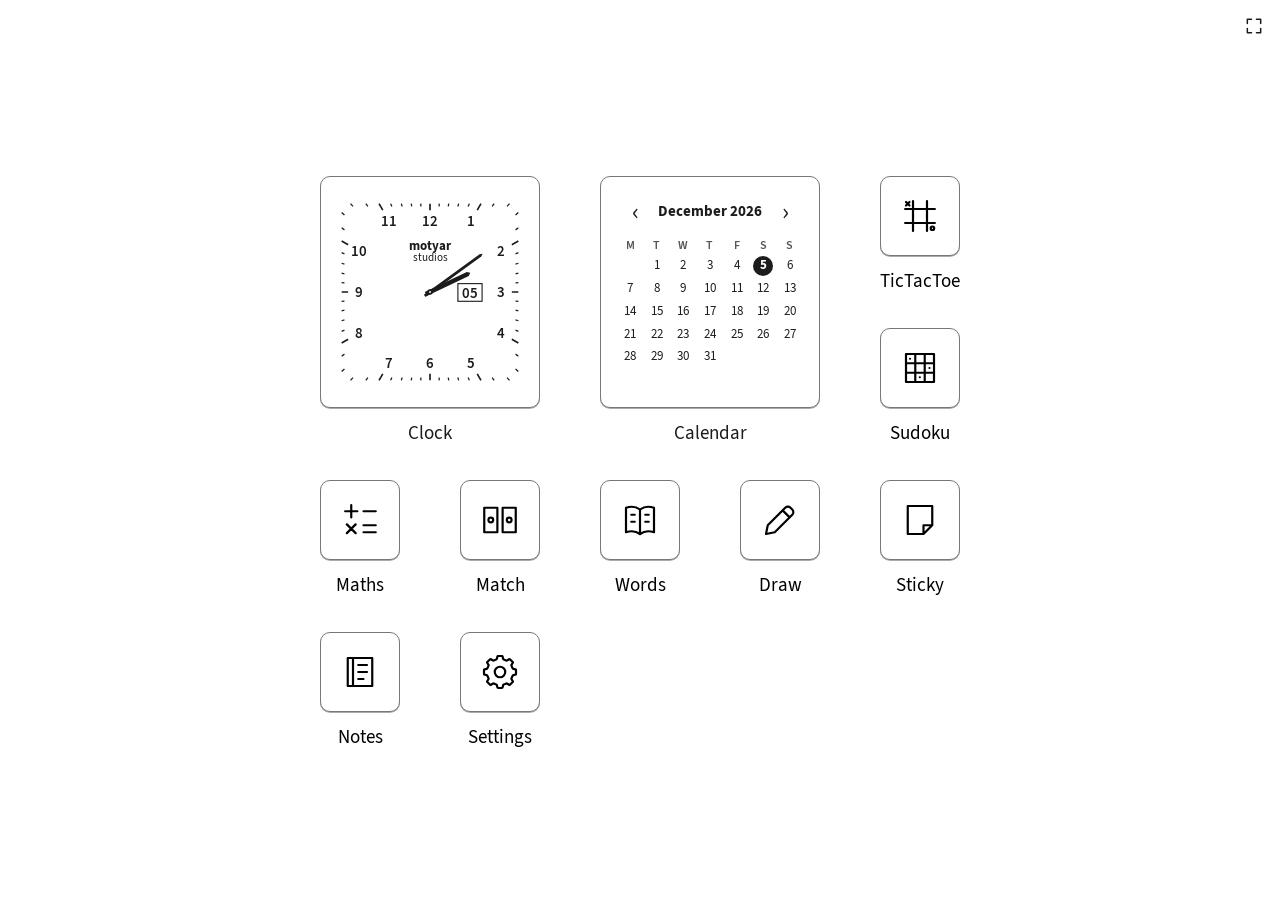
<file: index.html>
<!doctype html>
<html lang="en" class="launcher-document launcher-loading" data-display="mono">
<head>
  <meta charset="utf-8">
  <meta name="viewport" content="width=device-width, initial-scale=1">
  <meta name="color-scheme" content="light">
  <style>html.launcher-loading .home-page { visibility:hidden; }</style>
  <noscript><style>html.launcher-loading .home-page { visibility:visible; }</style></noscript>
  <title>Little apps</title>
  <link rel="icon" href="data:,">
  <link rel="stylesheet" href="styles.css">
  <link rel="stylesheet" href="launcher.css?v=square-dial">
  <link rel="stylesheet" href="controls.css">
  <link rel="stylesheet" href="still-apps.css?v=viewport-fit-3">
  <link rel="stylesheet" href="fullscreen.css?v=viewport-fit-3">
</head>
<body>
  <div class="page home-page">
    <div class="launcher-surface">
<button type="button" id="web-fullscreen" class="web-fullscreen-button" aria-label="Enter fullscreen" title="Enter fullscreen" hidden>
  <svg class="fullscreen-enter" width="20" height="20" viewBox="0 0 24 24" fill="none" stroke="currentColor" stroke-width="1.8" stroke-linecap="round" stroke-linejoin="round" aria-hidden="true" focusable="false"><path d="M9 4H4v5m11-5h5v5M4 15v5h5m11-5v5h-5"/></svg>
  <svg class="fullscreen-exit" width="20" height="20" viewBox="0 0 24 24" fill="none" stroke="currentColor" stroke-width="1.8" stroke-linecap="round" stroke-linejoin="round" aria-hidden="true" focusable="false"><path d="M4 9h5V4m11 5h-5V4M9 20v-5H4m11 5v-5h5"/></svg>
</button>
<div id="web-fullscreen-message" class="web-fullscreen-message" role="status"></div>
    <main class="launcher-main">
      <nav class="app-grid" id="launcher-grid" aria-label="Apps" data-lang-label="apps">
        <section class="launcher-widget clock-widget" aria-label="Clock" data-lang-label="clock">
          <div class="widget-surface clock-content">
            <time id="widget-time" class="sr-only"></time>
            <svg class="clock-face" viewBox="0 0 200 200" aria-hidden="true" focusable="false">
              <path id="clock-minute-ticks" fill="none" stroke="currentColor" stroke-width="1.35"/>
              <path id="clock-hour-ticks" fill="none" stroke="currentColor" stroke-width="1.8"/>
              <g id="clock-numerals" text-anchor="middle"></g>
              <text x="100" y="55" text-anchor="middle" font-size="14" font-weight="700">motyar</text>
              <text x="100" y="67" text-anchor="middle" font-size="12" font-weight="400">studios</text>
              <rect class="clock-date-window" x="130" y="91" width="26" height="19" stroke="currentColor" stroke-width="1.2"/>
              <text id="clock-date" x="143" y="106" text-anchor="middle"></text>
              <path id="clock-hour-hand" d="M97.5 105V55L100 52l2.5 3v50Z"/>
              <path id="clock-minute-hand" d="M98.5 107V33L100 30l1.5 3v74Z"/>
              <circle cx="100" cy="100" r="3"/>
              <circle class="clock-pin" cx="100" cy="100" r="1"/>
            </svg>
          </div>
          <span class="app-name" data-lang-text="clock">Clock</span>
        </section>
        <section class="launcher-widget calendar-widget" aria-label="Calendar" data-lang-label="calendar">
          <div class="widget-surface calendar-content">
          <div class="calendar-heading">
            <button type="button" id="calendar-previous" aria-label="Previous month">‹</button>
            <strong id="calendar-month"></strong>
            <button type="button" id="calendar-next" aria-label="Next month">›</button>
          </div>
          <div class="calendar-weekdays" aria-hidden="true"><span>M</span><span>T</span><span>W</span><span>T</span><span>F</span><span>S</span><span>S</span></div>
          <div class="calendar-days" id="calendar-days" aria-label="Dates"></div>
          </div>
          <span class="app-name" data-lang-text="calendar">Calendar</span>
        </section>
        <a class="app-link" href="noughts-and-crosses/" aria-label="TicTacToe">
          <span class="icon-tile"><svg class="app-icon" aria-hidden="true" focusable="false" width="58" height="58" viewBox="0 0 24 24"><path d="M8 3.5v17M16 3.5v17M3.5 8h17M3.5 16h17M4 4l2 2M6 4 4 6M18.1 19a1 1 0 1 0 2 0 1 1 0 0 0-2 0"/></svg></span>
          <span class="app-name">TicTacToe</span>
        </a>
        <a class="app-link" href="sudoku/" aria-label="Sudoku">
          <span class="icon-tile"><svg class="app-icon" aria-hidden="true" focusable="false" width="58" height="58" viewBox="0 0 24 24"><path d="M4 4h16v16H4zM9.3 4v16M14.7 4v16M4 9.3h16M4 14.7h16M6.3 6.7h.01M17.4 12h.01M11.9 17.3h.01"/></svg></span>
          <span class="app-name">Sudoku</span>
        </a>
        <a class="app-link" href="sums/" aria-label="Maths" data-lang-label="maths">
          <span class="icon-tile"><svg class="app-icon" aria-hidden="true" focusable="false" width="58" height="58" viewBox="0 0 24 24"><path d="M7 3.5v7M3.5 7h7M14 7h7M4.5 14.5l5 5M9.5 14.5l-5 5M14 15h7M14 19h7"/></svg></span>
          <span class="app-name" data-lang-text="maths">Maths</span>
        </a>
        <a class="app-link" href="match/" aria-label="Match" data-lang-label="match">
          <span class="icon-tile"><svg class="app-icon" aria-hidden="true" focusable="false" width="58" height="58" viewBox="0 0 24 24"><path d="M3 5h7.5v14H3zM13.5 5H21v14h-7.5zM5.4 12a1.35 1.35 0 1 0 2.7 0 1.35 1.35 0 0 0-2.7 0M15.9 12a1.35 1.35 0 1 0 2.7 0 1.35 1.35 0 0 0-2.7 0"/></svg></span>
          <span class="app-name" data-lang-text="match">Match</span>
        </a>
        <a class="app-link" href="words/" aria-label="Words" data-lang-label="words">
          <span class="icon-tile"><svg class="app-icon" aria-hidden="true" focusable="false" width="58" height="58" viewBox="0 0 24 24"><path d="M12 6c-2-1.5-5-2-8-1v14c3-1 6-.5 8 1m0-14c2-1.5 5-2 8-1v14c-3-1-6-.5-8 1m0-14v14M7 9h2m6 0h2M7 13h2m6 0h2"/></svg></span>
          <span class="app-name" data-lang-text="words">Words</span>
        </a>
        <a class="app-link" href="drawing/" aria-label="Draw" data-lang-label="draw">
          <span class="icon-tile"><svg class="app-icon" aria-hidden="true" focusable="false" width="58" height="58" viewBox="0 0 24 24"><path d="M4 20l1-5L15 5a2.1 2.1 0 0 1 3 0l1 1a2.1 2.1 0 0 1 0 3L9 19zM13.5 6.5l4 4"/></svg></span>
          <span class="app-name" data-lang-text="draw">Draw</span>
        </a>
        <a class="app-link" href="notes/" aria-label="Sticky" data-lang-label="sticky">
          <span class="icon-tile"><svg class="app-icon" aria-hidden="true" focusable="false" width="58" height="58" viewBox="0 0 24 24"><path d="M5 4h14v11l-5 5H5zM14 20v-5h5"/></svg></span>
          <span class="app-name" data-lang-text="sticky">Sticky</span>
        </a>
        <a class="app-link" href="notebook/" aria-label="Notes" data-lang-label="notes">
          <span class="icon-tile"><svg class="app-icon" aria-hidden="true" focusable="false" width="58" height="58" viewBox="0 0 24 24"><path d="M5 4h14v16H5zM8 4v16M11 8h5M11 12h5M11 16h3"/></svg></span>
          <span class="app-name" data-lang-text="notes">Notes</span>
        </a>
        <a class="app-link" href="settings/" aria-label="Settings" data-lang-label="settings">
            <span class="icon-tile"><svg class="app-icon" viewBox="0 0 24 24" aria-hidden="true" focusable="false"><path d="M18.772 8.817Q18.929 9.130 19.039 9.462L19.168 9.853Q19.277 10.186 19.621 10.253L20.793 10.485Q21.136 10.553 21.136 10.903L21.136 13.097Q21.136 13.447 20.793 13.515L19.621 13.747Q19.277 13.814 19.168 14.147L19.039 14.538Q18.929 14.870 18.772 15.183L18.586 15.550Q18.429 15.863 18.624 16.154L19.289 17.146Q19.483 17.437 19.236 17.685L17.685 19.236Q17.437 19.483 17.146 19.289L16.154 18.624Q15.863 18.429 15.550 18.586L15.183 18.772Q14.870 18.929 14.538 19.039L14.147 19.168Q13.814 19.277 13.747 19.621L13.515 20.793Q13.447 21.136 13.097 21.136L10.903 21.136Q10.553 21.136 10.485 20.793L10.253 19.621Q10.186 19.277 9.853 19.168L9.462 19.039Q9.130 18.929 8.817 18.772L8.450 18.586Q8.137 18.429 7.846 18.624L6.854 19.289Q6.563 19.483 6.315 19.236L4.764 17.685Q4.517 17.437 4.711 17.146L5.376 16.154Q5.571 15.863 5.414 15.550L5.228 15.183Q5.071 14.870 4.961 14.538L4.832 14.147Q4.723 13.814 4.379 13.747L3.207 13.515Q2.864 13.447 2.864 13.097L2.864 10.903Q2.864 10.553 3.207 10.485L4.379 10.253Q4.723 10.186 4.832 9.853L4.961 9.462Q5.071 9.130 5.228 8.817L5.414 8.450Q5.571 8.137 5.376 7.846L4.711 6.854Q4.517 6.563 4.764 6.315L6.315 4.764Q6.563 4.517 6.854 4.711L7.846 5.376Q8.137 5.571 8.450 5.414L8.817 5.228Q9.130 5.071 9.462 4.961L9.853 4.832Q10.186 4.723 10.253 4.379L10.485 3.207Q10.553 2.864 10.903 2.864L13.097 2.864Q13.447 2.864 13.515 3.207L13.747 4.379Q13.814 4.723 14.147 4.832L14.538 4.961Q14.870 5.071 15.183 5.228L15.550 5.414Q15.863 5.571 16.154 5.376L17.146 4.711Q17.437 4.517 17.685 4.764L19.236 6.315Q19.483 6.563 19.289 6.854L18.624 7.846Q18.429 8.137 18.586 8.450L18.772 8.817Z"/><circle cx="12" cy="12" r="3"/></svg></span>
            <span class="app-name" data-lang-text="settings">Settings</span>
        </a>
      </nav>
    </main>
    <nav class="launcher-pagination" id="launcher-pagination" aria-label="Launcher pages" hidden></nav>

    </div>
  </div>
  <script src="fullscreen.js?v=1"></script>
  <script src="language.js?v=1"></script>
  <script src="orientation.js?v=viewport-fit-3"></script>
  <script src="launcher.js?v=exit-transition"></script>
  <script src="launcher-layout.js?v=dense-packing"></script>
  <script src="launcher-gestures.js?v=20261121-swipe"></script>
  <script src="launcher-settings.js?v=viewport-fit-3"></script>
  <script src="launcher-widgets.js?v=square-dial"></script>
</body>
</html>
</file>
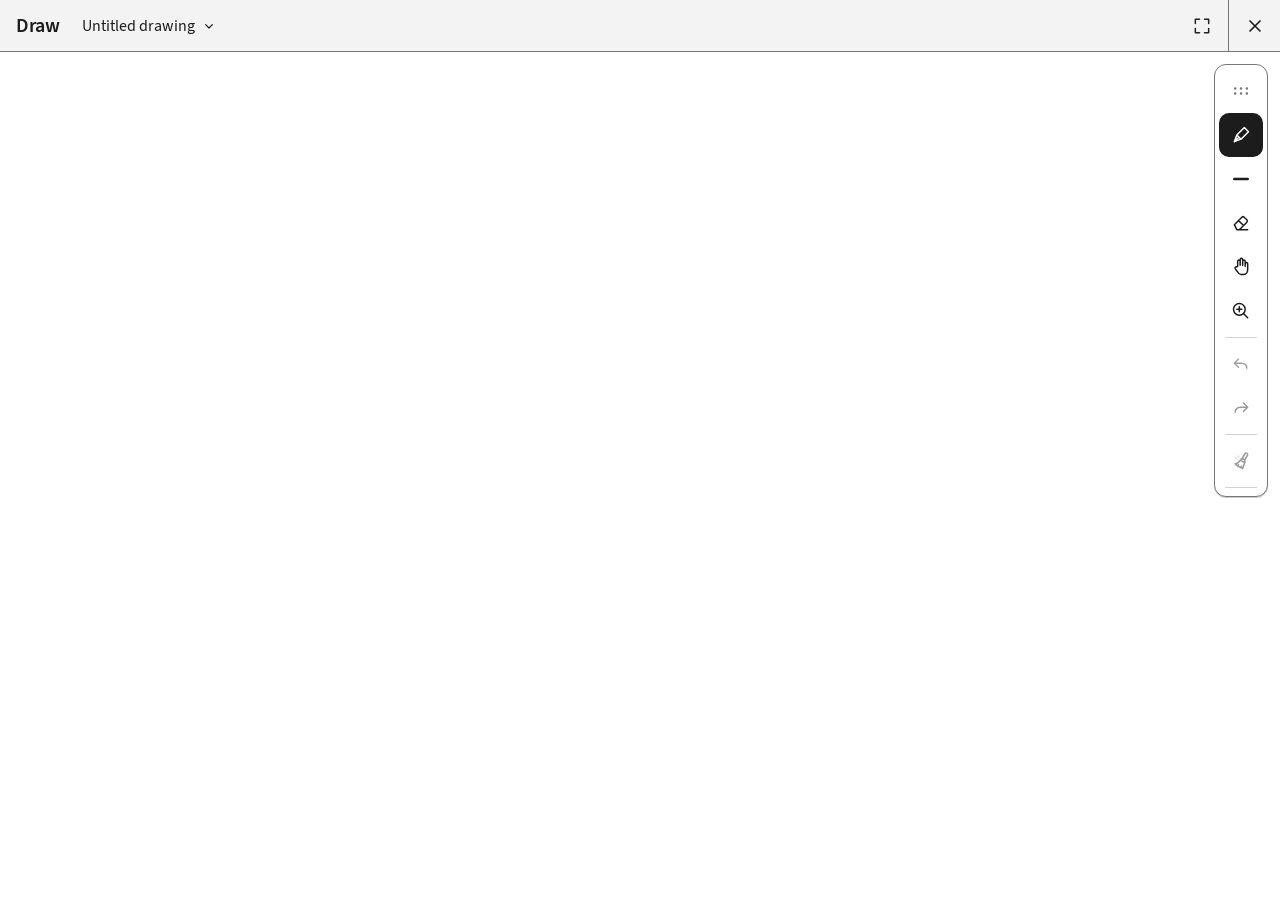
<file: drawing/index.html>
<!doctype html>
<html lang="en">
<head>
  <meta charset="utf-8">
  <meta name="viewport" content="width=device-width, initial-scale=1">
  <meta name="color-scheme" content="light">
  <title data-lang-text="draw">Draw</title>
  <link rel="icon" href="data:,">
  <link rel="stylesheet" href="../styles.css">
  <link rel="stylesheet" href="../productivity.css">
  <link rel="stylesheet" href="styles.css?v=20261121-quiet-status">
  <link rel="stylesheet" href="../controls.css">
  <link rel="stylesheet" href="../still-apps.css?v=viewport-fit-3">
  <link rel="stylesheet" href="toolbar.css?v=edge-menus-1">
  <link rel="stylesheet" href="../fullscreen.css?v=viewport-fit-3">
</head>
<body>
  <div class="tool-page drawing-page">
    <header class="tool-header">
      <h1 class="tool-title" data-lang-text="draw">Draw</h1>
      <div class="drawing-file-wrap">
        <button id="file-button" class="drawing-file-button" type="button" aria-expanded="false" aria-controls="file-menu" aria-label="Current drawing; open drawings"><span id="file-name">Untitled drawing</span><svg class="button-icon" viewBox="0 0 24 24" aria-hidden="true"><path d="m7 10 5 5 5-5"/></svg></button>
        <section class="drawing-file-menu" id="file-menu" aria-label="Drawings" hidden>
          <label for="file-rename">Drawing name</label>
          <div class="drawing-rename-row"><input id="file-rename" maxlength="80" autocomplete="off"><button id="file-rename-save" type="button">Rename</button></div>
          <div class="drawing-file-menu-heading">Your drawings</div>
          <div id="file-list" class="drawing-file-list"></div>
          <button id="file-new" class="drawing-new-file" type="button"><span aria-hidden="true">＋</span> New drawing</button>
        </section>
      </div>
      <div class="tool-controls">
        <span class="app-exit-group"><a class="close-app app-close" href="../" aria-label="Exit Draw" data-lang-label="exit"><svg class="button-icon" width="20" height="20" viewBox="0 0 24 24" aria-hidden="true" focusable="false"><path d="m6 6 12 12M18 6 6 18"/></svg></a></span>
      </div>
<button type="button" id="web-fullscreen" class="web-fullscreen-button" aria-label="Enter fullscreen" title="Enter fullscreen" hidden>
  <svg class="fullscreen-enter" width="20" height="20" viewBox="0 0 24 24" fill="none" stroke="currentColor" stroke-width="1.8" stroke-linecap="round" stroke-linejoin="round" aria-hidden="true" focusable="false"><path d="M9 4H4v5m11-5h5v5M4 15v5h5m11-5v5h-5"/></svg>
  <svg class="fullscreen-exit" width="20" height="20" viewBox="0 0 24 24" fill="none" stroke="currentColor" stroke-width="1.8" stroke-linecap="round" stroke-linejoin="round" aria-hidden="true" focusable="false"><path d="M4 9h5V4m11 5h-5V4M9 20v-5H4m11 5v-5h5"/></svg>
</button>
<div id="web-fullscreen-message" class="web-fullscreen-message" role="status"></div>
    </header>
    <main>
      <noscript><p>Turn on JavaScript in your browser to use the drawing pad.</p></noscript>
      <div class="drawing-paper" id="paper">
        <canvas id="drawing" width="600" height="600" aria-label="Drawing pad. Draw with one finger or a mouse.">This browser does not support the drawing pad.</canvas>
        <div class="drawing-toolbar" id="drawing-toolbar" role="toolbar" aria-label="Drawing tools" aria-orientation="vertical" data-layout="vertical">
          <button class="tool-button toolbar-handle" id="toolbar-handle" type="button" aria-label="Move drawing toolbar" title="Drag to move toolbar"><svg class="button-icon" viewBox="0 0 24 24" aria-hidden="true"><path d="M5 9h.01M12 9h.01M19 9h.01M5 15h.01M12 15h.01M19 15h.01" stroke-width="3"/></svg></button>
          <button class="tool-button" id="pen" type="button" aria-label="Pen" aria-pressed="true" aria-expanded="false" aria-controls="pen-options" data-style="sharp" title="Pen" disabled><svg class="button-icon pen-style-icon pencil-icon" viewBox="0 0 24 24" aria-hidden="true"><path d="M4 20l1.3-4.8L16 4.5a2.1 2.1 0 0 1 3 3L8.3 18.2 4 20zm9.8-13.3 3.5 3.5"/></svg><svg class="button-icon pen-style-icon sharp-icon" viewBox="0 0 24 24" aria-hidden="true"><path d="M4 20 7 12l9-9 5 5-9 9-8 3ZM7 12l5 5M4 20l5.5-5.5"/></svg><svg class="button-icon pen-style-icon brush-icon" viewBox="0 0 24 24" aria-hidden="true"><path d="M10 14 17.5 4a2 2 0 0 1 2.8 2.8L13 16M10 14c-3 0-3 2-3 3.5S6 20 4 20c4 2 9 0 9-4l-3-2z"/></svg></button>
          <button class="tool-button" id="width" type="button" aria-label="Pen width" aria-expanded="false" aria-controls="width-options" title="Pen width" disabled><svg class="button-icon size-icon ink-size-icon" viewBox="0 0 24 24" aria-hidden="true"><path d="M4 12h16"/></svg><svg class="button-icon size-icon eraser-size-icon" viewBox="0 0 24 24" aria-hidden="true"><rect x="6" y="6" width="12" height="12" rx="3" transform="rotate(45 12 12)"/></svg></button>
          <button class="tool-button" id="eraser" type="button" aria-label="Eraser" aria-pressed="false" title="Eraser" disabled><svg class="button-icon" viewBox="0 0 24 24" aria-hidden="true"><path d="M4 14 13 5a2 2 0 0 1 2.8 0l3.2 3.2a2 2 0 0 1 0 2.8L10 20H7zM9 9l6 6M10 20h10"/></svg></button>
          <button class="tool-button" id="move-tool" type="button" aria-label="Move canvas" aria-pressed="false" title="Move canvas" disabled><svg class="button-icon" viewBox="0 0 24 24" aria-hidden="true"><path d="M8 11V5a1.5 1.5 0 0 1 3 0v5-7a1.5 1.5 0 0 1 3 0v7-5a1.5 1.5 0 0 1 3 0v6-3a1.5 1.5 0 0 1 3 0v7c0 3-2 6-5 6h-3c-2 0-3-1-4-3l-3-4a1.5 1.5 0 0 1 2-2z"/></svg></button>
          <button class="tool-button" id="zoom" type="button" aria-label="Zoom canvas" title="Zoom canvas" disabled><svg class="button-icon" viewBox="0 0 24 24" aria-hidden="true"><circle cx="10" cy="10" r="7"/><path d="m15 15 5 5M10 7v6M7 10h6"/></svg></button>
          <span class="drawing-tool-divider drawing-actions-start" aria-hidden="true"></span>
          <button class="tool-button icon-undo" id="undo" type="button" aria-label="Undo" data-lang-label="undo" title="Undo" data-lang-title="undo" disabled>Undo</button>
          <button class="tool-button" id="redo" type="button" aria-label="Redo" title="Redo" disabled><svg class="button-icon" viewBox="0 0 24 24" aria-hidden="true"><path d="m15 6 5 5-5 5M20 11h-9a6 6 0 0 0-6 6"/></svg></button>
          <span class="drawing-tool-divider" aria-hidden="true"></span>
          <button class="tool-button" id="clear" type="button" aria-label="Clear drawing" title="Clear drawing" disabled><svg class="button-icon" viewBox="0 0 24 24" aria-hidden="true"><path d="m13.2 9.3 3.5-6a1.8 1.8 0 0 1 3.1 1.8l-3.7 6.2M13.2 9.3c2.2.1 3.9 1.6 3.6 3.7L14 21c-3.6-1.1-6.6-2.9-9-5.5 3-.5 5-2.6 6.6-5.2.4-.7.9-1 1.6-1ZM10.7 11l5.7 3M8 17.8l1-1.2M11.5 19.5l1-1.3"/><circle cx="6" cy="8.5" r=".7" fill="currentColor" stroke="none"/><circle cx="8.7" cy="6" r=".7" fill="currentColor" stroke="none"/></svg></button>
          <span class="drawing-tool-divider" aria-hidden="true"></span>
          <button id="file-share" style="display:none" class="tool-button" type="button" aria-label="Share drawing" title="Share drawing"><svg class="button-icon" viewBox="0 0 24 24" aria-hidden="true"><path d="M12 16V3m-5 5 5-5 5 5M5 14v6h14v-6"/></svg></button>
        </div>
        <div class="draw-subtools pen-subtools" id="pen-options" role="group" aria-label="Pen type" hidden>
          <button type="button" id="pen-pencil" aria-pressed="false"><svg class="pen-option-icon" viewBox="0 0 24 24" aria-hidden="true"><path d="M4 20l1.3-4.8L16 4.5a2.1 2.1 0 0 1 3 3L8.3 18.2 4 20zm9.8-13.3 3.5 3.5"/></svg>Pencil</button>
          <button type="button" id="pen-sharp" aria-pressed="true"><svg class="pen-option-icon" viewBox="0 0 24 24" aria-hidden="true"><path d="M4 20 7 12l9-9 5 5-9 9-8 3ZM7 12l5 5M4 20l5.5-5.5"/></svg>Sharp pen</button>
          <button type="button" id="pen-brush" aria-pressed="false"><svg class="pen-option-icon" viewBox="0 0 24 24" aria-hidden="true"><path d="M10 14 17.5 4a2 2 0 0 1 2.8 2.8L13 16M10 14c-3 0-3 2-3 3.5S6 20 4 20c4 2 9 0 9-4l-3-2z"/></svg>Brush</button>
        </div>
        <div class="draw-subtools width-subtools" id="width-options" role="group" aria-label="Tool size" hidden>
          <button type="button" id="width-fine" aria-pressed="false">Fine</button>
          <button type="button" id="width-medium" aria-pressed="true">Medium</button>
          <button type="button" id="width-thick" aria-pressed="false">Thick</button>
        </div>
        <div id="share-dialog" class="share-overlay" role="dialog" aria-modal="true" aria-labelledby="share-heading" hidden>
          <div class="share-card"><h2 id="share-heading">Share drawing</h2><p id="share-message">Preparing a link…</p><canvas id="share-qr" role="img" aria-label="QR code for the share link" hidden></canvas><a id="share-link" target="_blank" rel="noopener" hidden></a><button id="share-close" type="button">Done</button></div>
        </div>
        <div class="drawing-notices">
          <p class="tool-status" id="drawing-status" role="status" aria-live="polite" style="display:none"></p>
          <p class="drawing-warning" id="storage-warning" role="status" style="display:none">This browser cannot save your drawing. Keep this page open.</p>
        </div>
      </div>
    </main>
  </div>
  <script src="../fullscreen.js?v=1"></script>
  <script src="../language.js?v=1"></script>
  <script src="../orientation.js?v=viewport-fit-3"></script>
  <script src="qr-vendor.js?v=20261121-qr"></script>
  <script src="../menu-dismiss.js?v=edge-menus-1"></script>
  <script src="files.js?v=outside-press"></script>
  <script src="../pen-tools.js?v=1"></script>
  <script src="app.js?v=shared-pens-1"></script>
  <script src="toolbar-move.js?v=edge-menus-1"></script>
</body>
</html>
</file>
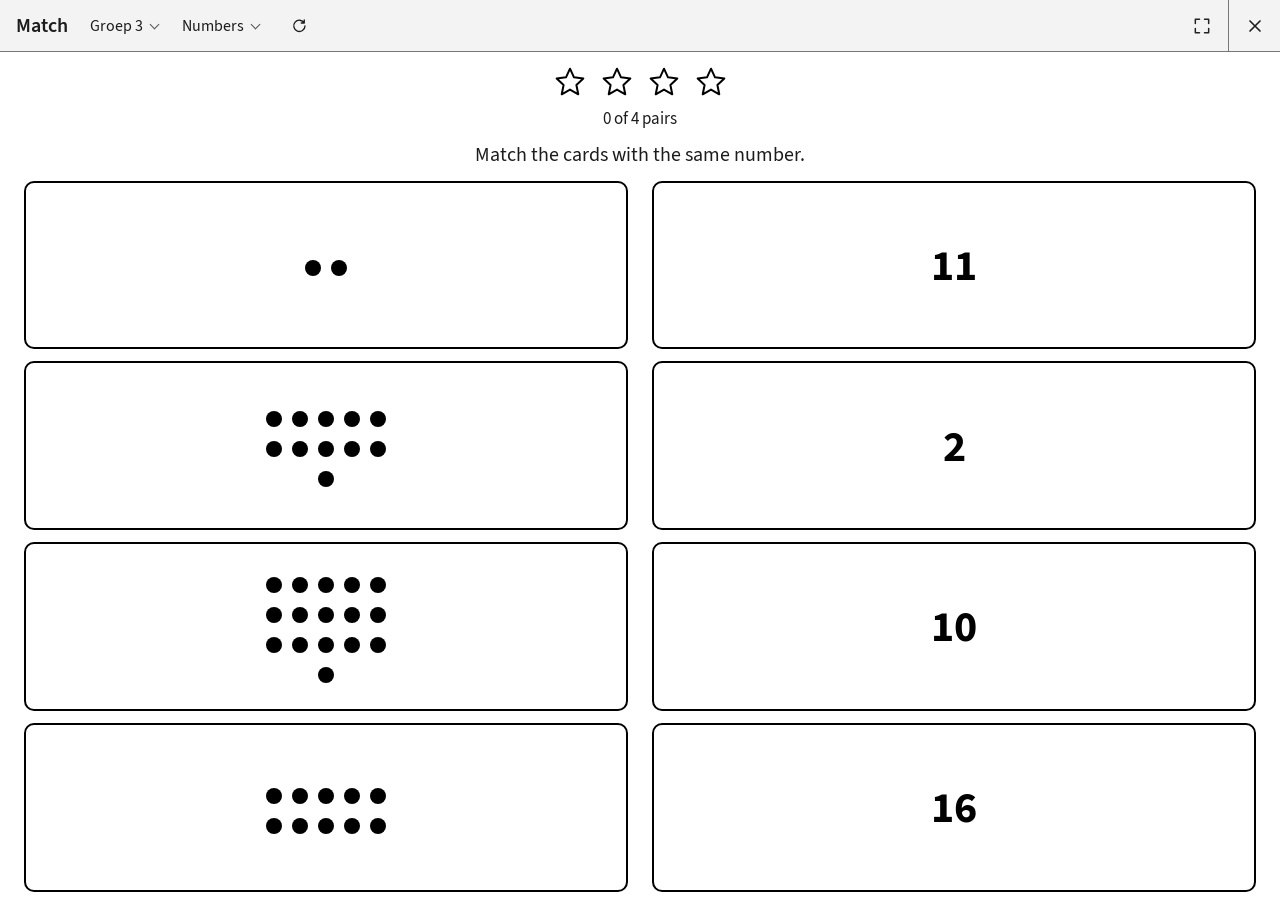
<file: match/index.html>
<!doctype html>
<html lang="en">
<head>
  <meta charset="utf-8">
  <meta name="viewport" content="width=device-width, initial-scale=1">
  <meta name="color-scheme" content="light">
  <title data-lang-text="match">Match</title>
  <link rel="icon" href="data:,">
  <link rel="stylesheet" href="../styles.css">
  <link rel="stylesheet" href="../productivity.css">
  <link rel="stylesheet" href="styles.css?v=viewport-fit-3">
  <link rel="stylesheet" href="../controls.css">
  <link rel="stylesheet" href="../still-apps.css?v=game-exit-1">
  <link rel="stylesheet" href="../fullscreen.css?v=viewport-fit-3">
</head>
<body>
  <div class="tool-page match-page" id="match-page">
    <header class="tool-header match-header">
      <h1 class="tool-title" data-lang-text="match">Match</h1>
      <div class="tool-controls">
        <div class="tool-actions match-actions">
          <label class="sr-only" for="group" data-lang-text="group">School group</label>
          <select id="group" aria-label="School group" data-lang-label="group">
            <option value="3">Groep 3</option>
            <option value="4">Groep 4</option>
            <option value="5">Groep 5</option>
          </select>
          <label class="sr-only" for="topic" data-lang-text="activity">Activity</label>
          <select id="topic" aria-label="Activity" data-lang-label="activity">
            <option value="numbers" data-lang-text="numbers">Numbers</option>
            <option value="sums" data-lang-text="sums">Sums</option>
            <option value="time" data-lang-text="time">Time</option>
          </select>
          <button class="tool-button" id="new-round" type="button" aria-label="Reset Match" data-lang-label="reset" title="Reset" data-lang-title="reset"><svg class="button-icon" viewBox="0 0 24 24" aria-hidden="true"><path d="M19 8a7.5 7.5 0 1 0 1 4M19 4v4h-4"/></svg></button>
        </div>
        <span class="match-exit app-exit-group"><a class="close-app app-close" id="exit" href="../" aria-label="Exit Match" data-lang-label="exit"><svg class="button-icon" width="20" height="20" viewBox="0 0 24 24" aria-hidden="true" focusable="false"><path d="m6 6 12 12M18 6 6 18"/></svg></a></span>
      </div>
<button type="button" id="web-fullscreen" class="web-fullscreen-button" aria-label="Enter fullscreen" title="Enter fullscreen" hidden>
  <svg class="fullscreen-enter" width="20" height="20" viewBox="0 0 24 24" fill="none" stroke="currentColor" stroke-width="1.8" stroke-linecap="round" stroke-linejoin="round" aria-hidden="true" focusable="false"><path d="M9 4H4v5m11-5h5v5M4 15v5h5m11-5v5h-5"/></svg>
  <svg class="fullscreen-exit" width="20" height="20" viewBox="0 0 24 24" fill="none" stroke="currentColor" stroke-width="1.8" stroke-linecap="round" stroke-linejoin="round" aria-hidden="true" focusable="false"><path d="M4 9h5V4m11 5h-5V4M9 20v-5H4m11 5v-5h5"/></svg>
</button>
<div id="web-fullscreen-message" class="web-fullscreen-message" role="status"></div>
    </header>
    <main class="match-main">
      <noscript><p>Turn on JavaScript to play Match.</p></noscript>
      <div class="round-progress">
        <div class="stars" id="stars" aria-label="0 of 4 stars earned">
          <svg class="progress-star" id="star-0" viewBox="0 0 24 24" aria-hidden="true"><path d="m12 2 3 6.5 7 .8-5.2 4.9 1.4 7L12 17.7l-6.2 3.5 1.4-7L2 9.3l7-.8Z"/></svg>
          <svg class="progress-star" id="star-1" viewBox="0 0 24 24" aria-hidden="true"><path d="m12 2 3 6.5 7 .8-5.2 4.9 1.4 7L12 17.7l-6.2 3.5 1.4-7L2 9.3l7-.8Z"/></svg>
          <svg class="progress-star" id="star-2" viewBox="0 0 24 24" aria-hidden="true"><path d="m12 2 3 6.5 7 .8-5.2 4.9 1.4 7L12 17.7l-6.2 3.5 1.4-7L2 9.3l7-.8Z"/></svg>
          <svg class="progress-star" id="star-3" viewBox="0 0 24 24" aria-hidden="true"><path d="m12 2 3 6.5 7 .8-5.2 4.9 1.4 7L12 17.7l-6.2 3.5 1.4-7L2 9.3l7-.8Z"/></svg>
        </div>
        <p class="progress-copy" id="progress-copy">0 of 4 pairs</p>
      </div>
      <p class="instruction" id="instruction">Count the dots, then find the number.</p>
      <div class="match-board" aria-label="Find four matching pairs">
        <div class="card-column" id="left-cards" role="group" aria-label="Pictures and questions"></div>
        <div class="card-column" id="right-cards" role="group" aria-label="Matching answers"></div>
      </div>
      <p class="feedback" id="feedback" role="status" aria-live="polite">Tap two that belong together.</p>
    </main>
  </div>
  <div class="match-result" id="result-overlay" style="display:none" aria-hidden="true">
    <div class="result-center">
      <section class="result-dialog" role="dialog" aria-modal="true" aria-labelledby="result-title" aria-describedby="result-copy">
        <div class="result-stars" aria-hidden="true">★ ★ ★ ★</div>
        <h2 class="result-title" id="result-title">Perfect pairs!</h2>
        <p class="result-copy" id="result-copy">You found them all. Hooray!</p>
        <button class="result-action result-primary" id="result-new-round" type="button"><svg class="button-icon" viewBox="0 0 24 24" aria-hidden="true"><path d="M19 8a7.5 7.5 0 1 0 1 4M19 4v4h-4"/></svg><span>Reset</span></button>
        <a class="result-action app-close" id="result-exit" href="../" aria-label="Exit Match" data-lang-label="exit"><svg class="button-icon" width="20" height="20" viewBox="0 0 24 24" aria-hidden="true" focusable="false"><path d="m6 6 12 12M18 6 6 18"/></svg></a>
      </section>
    </div>
  </div>
  <script src="../fullscreen.js?v=1"></script>
  <script src="../language.js?v=1"></script>
  <script src="../orientation.js?v=viewport-fit-3"></script>
  <script src="engine.js"></script>
  <script src="../game-flow.js?v=game-exit-1"></script>
  <script src="app.js?v=game-exit-1"></script>
  <script src="../menu-dismiss.js?v=edge-menus-1"></script>
  <script src="../dropdowns.js?v=edge-menus-1"></script>
</body>
</html>
</file>
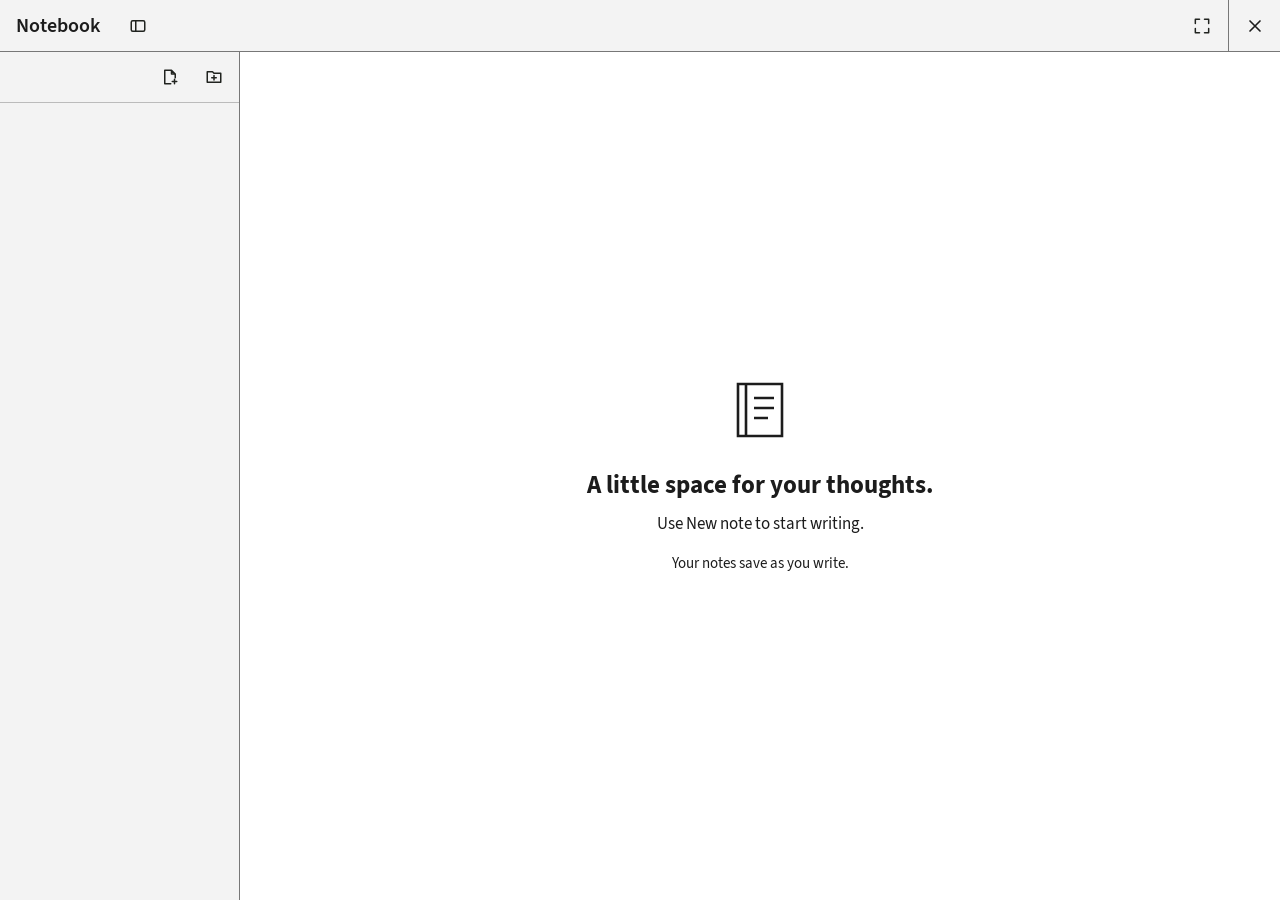
<file: notebook/index.html>
<!doctype html>
<html lang="en">
<head>
  <meta charset="utf-8">
  <meta name="viewport" content="width=device-width, initial-scale=1">
  <meta name="color-scheme" content="light">
  <title data-lang-text="notebook">Notebook</title>
  <link rel="icon" href="data:,">
  <link rel="stylesheet" href="../styles.css">
  <link rel="stylesheet" href="../productivity.css">
  <link rel="stylesheet" href="styles.css?v=notebook-tools-1">
  <link rel="stylesheet" href="../controls.css">
  <link rel="stylesheet" href="../still-apps.css?v=viewport-fit-3">
  <link rel="stylesheet" href="../drawing/toolbar.css?v=edge-menus-1">
  <link rel="stylesheet" href="workspace.css?v=notebook-tools-1">
  <link rel="stylesheet" href="../fullscreen.css?v=viewport-fit-3">
</head>
<body>
  <div class="tool-page notebook-page is-empty" id="notebook-page">
    <header class="tool-header notebook-header">
      <div class="notebook-heading">
        <h1 class="tool-title" data-lang-text="notebook">Notebook</h1>
        <button class="index-action" id="toggle-index" type="button" aria-label="Collapse sidebar" aria-controls="notebook-index" aria-expanded="true" title="Collapse sidebar"><svg class="button-icon" width="20" height="20" viewBox="0 0 24 24" aria-hidden="true" focusable="false"><rect x="3" y="5" width="18" height="14" rx="2"/><path d="M9 5v14"/></svg></button>
      </div>
      <div class="tool-controls">
        <div class="tool-actions">
          <button class="tool-button icon-undo" id="undo-remove" type="button" aria-label="Undo remove" title="Undo remove" style="display:none">Undo remove</button>
        </div>
        <span class="notebook-exit app-exit-group"><a class="close-app app-close" id="exit" href="../" aria-label="Exit Notebook" data-lang-label="exit"><svg class="button-icon" width="20" height="20" viewBox="0 0 24 24" aria-hidden="true" focusable="false"><path d="m6 6 12 12M18 6 6 18"/></svg></a></span>
      </div>
<button type="button" id="web-fullscreen" class="web-fullscreen-button" aria-label="Enter fullscreen" title="Enter fullscreen" hidden>
  <svg class="fullscreen-enter" width="20" height="20" viewBox="0 0 24 24" fill="none" stroke="currentColor" stroke-width="1.8" stroke-linecap="round" stroke-linejoin="round" aria-hidden="true" focusable="false"><path d="M9 4H4v5m11-5h5v5M4 15v5h5m11-5v5h-5"/></svg>
  <svg class="fullscreen-exit" width="20" height="20" viewBox="0 0 24 24" fill="none" stroke="currentColor" stroke-width="1.8" stroke-linecap="round" stroke-linejoin="round" aria-hidden="true" focusable="false"><path d="M4 9h5V4m11 5h-5V4M9 20v-5H4m11 5v-5h5"/></svg>
</button>
<div id="web-fullscreen-message" class="web-fullscreen-message" role="status"></div>
    </header>
    <p class="tool-status storage-status" id="storage-status" role="status" aria-live="polite" style="display:none"></p>
    <main class="notebook-layout">
      <aside class="notes-list-panel" id="notebook-index" aria-label="Notebook index">
        <div class="index-heading">
          <div class="index-actions">
            <button class="index-action" id="new-note" type="button" aria-label="New note" title="New note"><svg class="button-icon" width="20" height="20" viewBox="0 0 24 24" aria-hidden="true" focusable="false"><path d="M13 21H5V3h9l5 5v5M14 3v5h5m-1 7v6m-3-3h6"/></svg></button>
            <button class="index-action" id="new-section" type="button" aria-label="New section" title="New section"><svg class="button-icon" width="20" height="20" viewBox="0 0 24 24" aria-hidden="true" focusable="false"><path d="M3 5h7l2 2h9v12H3zm9 5v6m-3-3h6"/></svg></button>
          </div>
        </div>
        <form class="section-form" id="section-form" hidden>
          <label for="section-name">Section name</label>
          <input id="section-name" type="text" maxlength="60" autocomplete="off" required>
          <div class="section-form-actions">
            <button class="tool-button" id="add-section" type="submit">Add</button>
            <button class="tool-button" id="cancel-section" type="button">Cancel</button>
          </div>
          <p id="section-error" role="status" aria-live="polite"></p>
        </form>
        <div id="notes-list"></div>
      </aside>
      <section class="notebook-workspace" aria-label="Note editor">
        <div class="empty-notebook" id="empty-notebook">
          <svg aria-hidden="true" width="64" height="64" viewBox="0 0 32 32" fill="none" stroke="currentColor" stroke-width="1.3"><path d="M5 3h22v26H5V3ZM9 3v26M13 10h10M13 15h10M13 20h7"/></svg>
          <h2>A little space for your thoughts.</h2>
          <p>Use New note to start writing.</p>
          <p class="save-explainer">Your notes save as you write.</p>
        </div>
        <div class="notebook-editor" id="editor" tabindex="-1" aria-label="Writing area" style="display:none">
          <div class="editor-content">
            <div class="editor-heading">
              <div class="note-name">
                <label class="sr-only" for="editor-title">Title</label>
                <input id="editor-title" class="editor-title" type="text" maxlength="120" placeholder="Untitled" autocomplete="off">
              </div>
              <div class="editor-meta">
                <label class="sr-only" for="note-section">Section</label>
                <select id="note-section" aria-label="Section" data-quiet-select></select>
              </div>
              <time id="note-timestamp"></time>
            </div>
            <div class="editor-paper">
              <div class="writing-mode" id="writing-mode">
                <label class="sr-only" for="editor-body">Note</label>
                <textarea id="editor-body" class="editor-body" maxlength="20000" placeholder="Start writing…"></textarea>
              </div>
              <div class="drawing-mode" id="drawing-mode" style="display:none">
                <div class="note-drawing-paper" id="drawing-paper"><canvas id="note-drawing" width="600" height="600" aria-label="Note drawing area">This browser does not support drawing.</canvas></div>
              </div>
              <p class="note-tool-status" id="tool-status" role="status" aria-live="polite" style="display:none"></p>
            </div>
          </div>
          <aside class="note-tools drawing-toolbar" id="note-tools" role="toolbar" aria-label="Note tools" aria-orientation="vertical" data-layout="vertical" data-dock="right">
            <button class="tool-button note-tool" id="write-tool" type="button" aria-label="Write" title="Write" aria-pressed="true"><svg class="button-icon" width="20" height="20" viewBox="0 0 24 24" aria-hidden="true" focusable="false"><path d="M4 5h16M12 5v15M8 20h8"/></svg></button>
            <button class="tool-button note-tool" id="pen" type="button" aria-label="Pen" aria-pressed="false" aria-expanded="false" aria-controls="pen-options" data-style="sharp" title="Pen"><svg class="button-icon pen-style-icon pencil-icon" viewBox="0 0 24 24" aria-hidden="true"><path d="M4 20l1.3-4.8L16 4.5a2.1 2.1 0 0 1 3 3L8.3 18.2 4 20zm9.8-13.3 3.5 3.5"/></svg><svg class="button-icon pen-style-icon sharp-icon" viewBox="0 0 24 24" aria-hidden="true"><path d="M4 20 7 12l9-9 5 5-9 9-8 3ZM7 12l5 5M4 20l5.5-5.5"/></svg><svg class="button-icon pen-style-icon brush-icon" viewBox="0 0 24 24" aria-hidden="true"><path d="M10 14 17.5 4a2 2 0 0 1 2.8 2.8L13 16M10 14c-3 0-3 2-3 3.5S6 20 4 20c4 2 9 0 9-4l-3-2z"/></svg></button>
            <button class="tool-button note-tool" id="width" type="button" aria-label="Pen width" aria-expanded="false" aria-controls="width-options" title="Pen width"><svg class="button-icon size-icon ink-size-icon" viewBox="0 0 24 24" aria-hidden="true"><path d="M4 12h16"/></svg><svg class="button-icon size-icon eraser-size-icon" viewBox="0 0 24 24" aria-hidden="true"><rect x="6" y="6" width="12" height="12" rx="3" transform="rotate(45 12 12)"/></svg></button>
            <button class="tool-button note-tool" id="eraser" type="button" aria-label="Eraser" aria-pressed="false" title="Eraser"><svg class="button-icon" viewBox="0 0 24 24" aria-hidden="true"><path d="M4 14 13 5a2 2 0 0 1 2.8 0l3.2 3.2a2 2 0 0 1 0 2.8L10 20H7zM9 9l6 6M10 20h10"/></svg></button>
            <span class="drawing-tool-divider drawing-actions-start" aria-hidden="true"></span>
            <button class="tool-button note-tool" id="undo-tool" type="button" aria-label="Undo" data-lang-label="undo" title="Undo" data-lang-title="undo" disabled><svg class="button-icon" width="20" height="20" viewBox="0 0 24 24" aria-hidden="true" focusable="false"><path d="M9 6 4 11l5 5M4 11h9a6 6 0 0 1 6 6"/></svg></button>
          </aside>
        </div>
      </section>
      <div class="draw-subtools notebook-popover" id="index-menu" hidden></div>
      <div class="draw-subtools notebook-popover pen-subtools" id="pen-options" role="group" aria-label="Pen type" hidden>
        <button type="button" id="pen-pencil" aria-pressed="false"><svg class="pen-option-icon" viewBox="0 0 24 24" aria-hidden="true"><path d="M4 20l1.3-4.8L16 4.5a2.1 2.1 0 0 1 3 3L8.3 18.2 4 20zm9.8-13.3 3.5 3.5"/></svg>Pencil</button>
        <button type="button" id="pen-sharp" aria-pressed="true"><svg class="pen-option-icon" viewBox="0 0 24 24" aria-hidden="true"><path d="M4 20 7 12l9-9 5 5-9 9-8 3ZM7 12l5 5M4 20l5.5-5.5"/></svg>Sharp pen</button>
        <button type="button" id="pen-brush" aria-pressed="false"><svg class="pen-option-icon" viewBox="0 0 24 24" aria-hidden="true"><path d="M10 14 17.5 4a2 2 0 0 1 2.8 2.8L13 16M10 14c-3 0-3 2-3 3.5S6 20 4 20c4 2 9 0 9-4l-3-2z"/></svg>Brush</button>
      </div>
      <div class="draw-subtools notebook-popover width-subtools" id="width-options" role="group" aria-label="Tool size" hidden>
        <button type="button" id="width-fine" aria-pressed="false">Fine</button>
        <button type="button" id="width-medium" aria-pressed="true">Medium</button>
        <button type="button" id="width-thick" aria-pressed="false">Thick</button>
      </div>
    </main>
    <noscript><p>Enable JavaScript in your browser to write notes.</p></noscript>
  </div>
  <script src="../fullscreen.js?v=1"></script>
  <script src="../language.js?v=1"></script>
  <script src="../orientation.js?v=viewport-fit-3"></script>
  <script src="../pen-tools.js?v=1"></script>
  <script src="state.js?v=notebook-tools-1"></script>
  <script src="ink.js?v=notebook-tools-1"></script>
  <script src="../menu-dismiss.js?v=edge-menus-1"></script>
  <script src="app.js?v=edge-menus-1"></script>
  <script src="../dropdowns.js?v=edge-menus-1"></script>
</body>
</html>
</file>
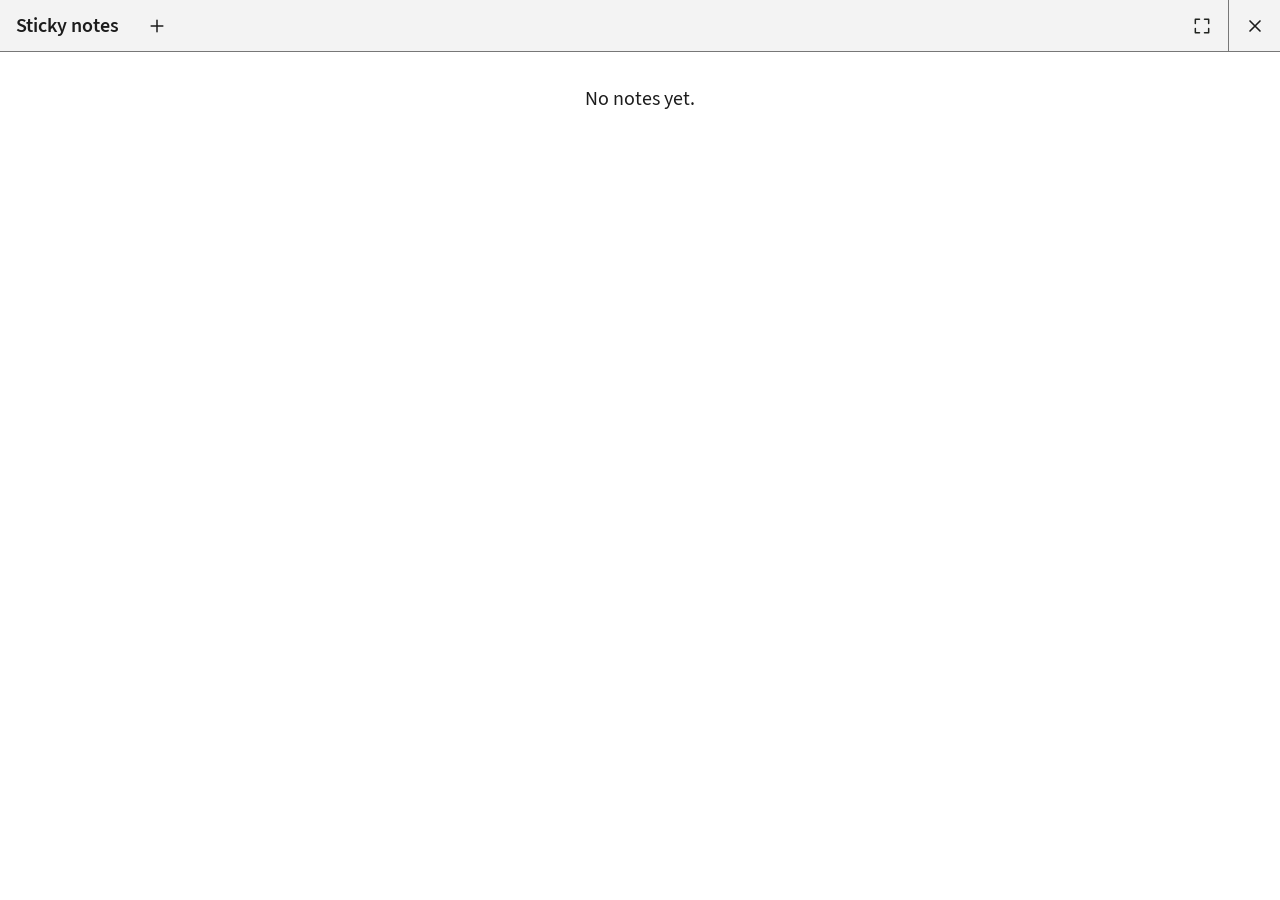
<file: notes/index.html>
<!doctype html>
<html lang="en">
<head>
  <meta charset="utf-8">
  <meta name="viewport" content="width=device-width, initial-scale=1">
  <title data-lang-text="sticky">Sticky notes</title>
  <link rel="stylesheet" href="../styles.css">
  <link rel="stylesheet" href="../productivity.css">
  <link rel="stylesheet" href="styles.css?v=viewport-fit-3">
  <link rel="stylesheet" href="../controls.css">
  <link rel="stylesheet" href="../still-apps.css?v=viewport-fit-3">
  <link rel="stylesheet" href="../fullscreen.css?v=viewport-fit-3">
</head>
<body>
  <main class="tool-page notes-page">
    <header class="tool-header">
      <h1 class="tool-title" data-lang-text="sticky">Sticky notes</h1>
      <div class="tool-controls">
        <div class="tool-actions notes-actions">
          <button class="tool-button icon-add" id="add-note" type="button" title="Add note">Add note</button>
          <button class="tool-button notes-undo icon-undo" id="undo-remove" type="button" aria-label="Undo remove" title="Undo remove" style="display: none">Undo remove</button>
        </div>
        <span class="app-exit-group"><a class="close-app app-close" href="../" aria-label="Exit Sticky notes" data-lang-label="exit"><svg class="button-icon" width="20" height="20" viewBox="0 0 24 24" aria-hidden="true" focusable="false"><path d="m6 6 12 12M18 6 6 18"/></svg></a></span>
      </div>
<button type="button" id="web-fullscreen" class="web-fullscreen-button" aria-label="Enter fullscreen" title="Enter fullscreen" hidden>
  <svg class="fullscreen-enter" width="20" height="20" viewBox="0 0 24 24" fill="none" stroke="currentColor" stroke-width="1.8" stroke-linecap="round" stroke-linejoin="round" aria-hidden="true" focusable="false"><path d="M9 4H4v5m11-5h5v5M4 15v5h5m11-5v5h-5"/></svg>
  <svg class="fullscreen-exit" width="20" height="20" viewBox="0 0 24 24" fill="none" stroke="currentColor" stroke-width="1.8" stroke-linecap="round" stroke-linejoin="round" aria-hidden="true" focusable="false"><path d="M4 9h5V4m11 5h-5V4M9 20v-5H4m11 5v-5h5"/></svg>
</button>
<div id="web-fullscreen-message" class="web-fullscreen-message" role="status"></div>
    </header>

    <p class="tool-status notes-status" id="notes-status" role="status" aria-live="polite"></p>
    <p class="empty-notes" id="empty-notes">No notes yet.</p>
    <div class="notes-board" id="notes-board"></div>

    <noscript><p>Enable JavaScript in your browser to write notes.</p></noscript>
  </main>
  <script src="../fullscreen.js?v=1"></script>
  <script src="../language.js?v=1"></script>
  <script src="../orientation.js?v=viewport-fit-3"></script>
  <script src="state.js"></script>
  <script src="notes.js"></script>
  <script src="../dropdowns.js?v=viewport-fit-3"></script>
</body>
</html>
</file>
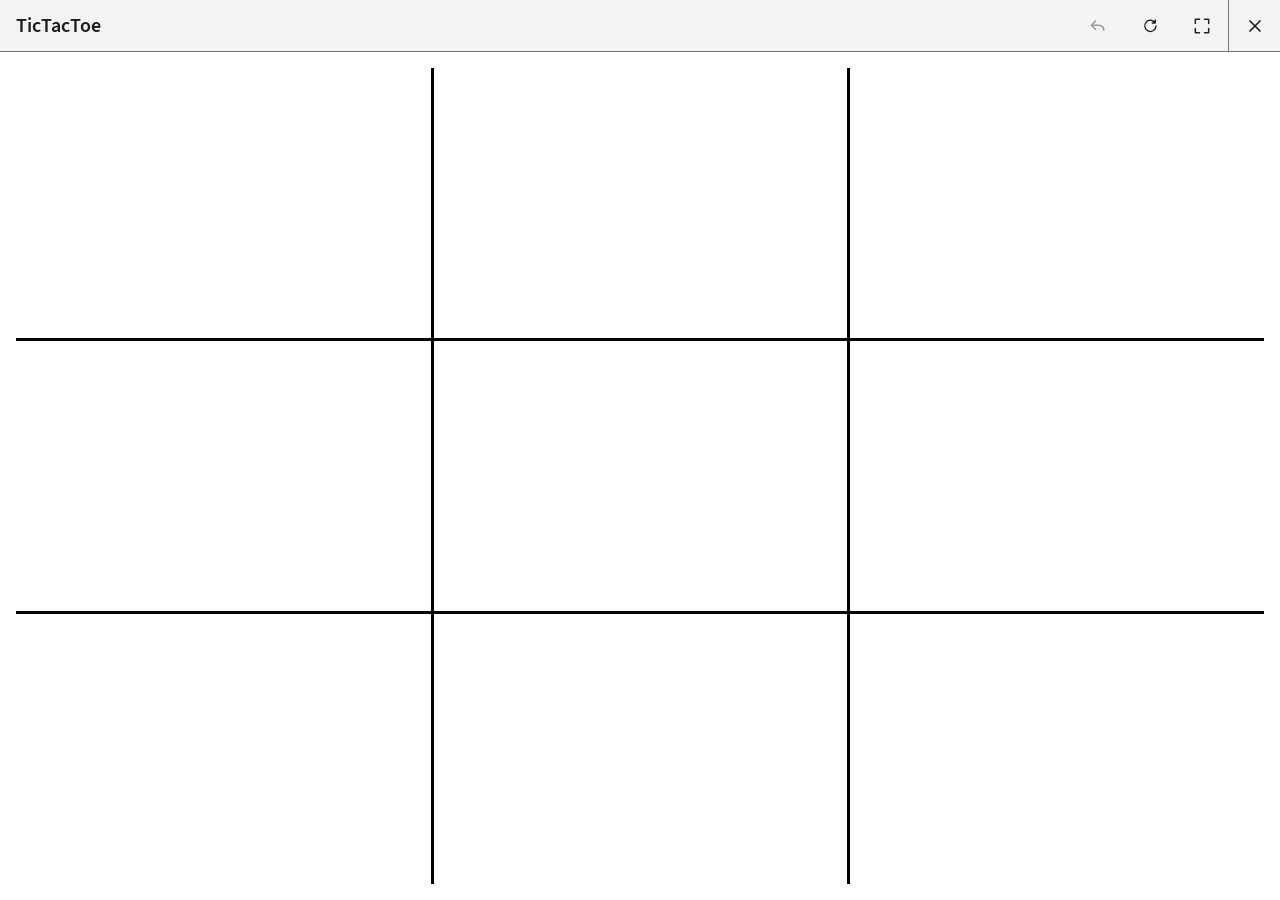
<file: noughts-and-crosses/index.html>
<!doctype html>
<html lang="en">
<head>
  <meta charset="utf-8">
  <meta name="viewport" content="width=device-width, initial-scale=1">
  <meta name="color-scheme" content="light">
  <title>TicTacToe</title>
  <link rel="icon" href="data:,">
  <link rel="stylesheet" href="../styles.css">
  <link rel="stylesheet" href="../productivity.css">
  <link rel="stylesheet" href="game.css?v=game-exit-1">
  <link rel="stylesheet" href="../controls.css">
  <link rel="stylesheet" href="../still-apps.css?v=game-exit-1">
  <link rel="stylesheet" href="../fullscreen.css?v=viewport-fit-3">
</head>
<body>
  <div class="page game-page" id="game-page">
    <header class="game-header">
      <div class="game-heading">
        <h1>TicTacToe</h1>
        <div class="sr-only" role="status" aria-live="polite" aria-atomic="true">
          <p class="turn-status" id="turn-status">X goes first</p>
          <p class="sr-only" id="turn-hint">Tap any empty square.</p>
        </div>
      </div>
      <div class="game-tools">
        <div class="game-actions">
          <button class="tool-button" id="undo" type="button" aria-label="Undo" data-lang-label="undo" title="Undo" data-lang-title="undo" disabled><svg class="button-icon" width="18" height="18" viewBox="0 0 24 24" aria-hidden="true" focusable="false"><path d="M9 6 4 11l5 5M4 11h9a6 6 0 0 1 6 6"/></svg><span class="button-label">Undo</span></button>
          <button class="tool-button" id="new-round" type="button" aria-label="Reset TicTacToe" data-lang-label="reset" title="Reset" data-lang-title="reset"><svg class="button-icon" width="18" height="18" viewBox="0 0 24 24" aria-hidden="true" focusable="false"><path d="M19 8a7.5 7.5 0 1 0 1 4M19 4v4h-4"/></svg></button>
          <span class="exit-separator app-exit-group"><a class="close-app app-close" id="game-exit" href="../" aria-label="Exit TicTacToe" data-lang-label="exit"><svg class="button-icon" width="18" height="18" viewBox="0 0 24 24" aria-hidden="true" focusable="false"><path d="m6 6 12 12M18 6 6 18"/></svg></a></span>
        </div>
      </div>
<button type="button" id="web-fullscreen" class="web-fullscreen-button" aria-label="Enter fullscreen" title="Enter fullscreen" hidden>
  <svg class="fullscreen-enter" width="20" height="20" viewBox="0 0 24 24" fill="none" stroke="currentColor" stroke-width="1.8" stroke-linecap="round" stroke-linejoin="round" aria-hidden="true" focusable="false"><path d="M9 4H4v5m11-5h5v5M4 15v5h5m11-5v5h-5"/></svg>
  <svg class="fullscreen-exit" width="20" height="20" viewBox="0 0 24 24" fill="none" stroke="currentColor" stroke-width="1.8" stroke-linecap="round" stroke-linejoin="round" aria-hidden="true" focusable="false"><path d="M4 9h5V4m11 5h-5V4M9 20v-5H4m11 5v-5h5"/></svg>
</button>
<div id="web-fullscreen-message" class="web-fullscreen-message" role="status"></div>
    </header>
    <main>
      <noscript><p>This game needs JavaScript. Enable it in your browser settings, then reload this page.</p></noscript>
      <div class="game-layout" id="game" style="display:none">
        <div class="board-column">
          <div class="board-shell" id="board-shell">
            <table class="board" aria-label="TicTacToe board">
              <tbody>
                <tr><td><button class="cell" data-cell="0" aria-label="Top left, empty" type="button"></button></td><td><button class="cell" data-cell="1" aria-label="Top middle, empty" type="button"></button></td><td><button class="cell" data-cell="2" aria-label="Top right, empty" type="button"></button></td></tr>
                <tr><td><button class="cell" data-cell="3" aria-label="Middle left, empty" type="button"></button></td><td><button class="cell" data-cell="4" aria-label="Centre, empty" type="button"></button></td><td><button class="cell" data-cell="5" aria-label="Middle right, empty" type="button"></button></td></tr>
                <tr><td><button class="cell" data-cell="6" aria-label="Bottom left, empty" type="button"></button></td><td><button class="cell" data-cell="7" aria-label="Bottom middle, empty" type="button"></button></td><td><button class="cell" data-cell="8" aria-label="Bottom right, empty" type="button"></button></td></tr>
              </tbody>
            </table>
          </div>
        </div>
      </div>
      <p id="storage-note" style="display:none">Your browser cannot save this game. Keep this page open to continue playing.</p>
    </main>
  </div>
  <div class="result-overlay" id="result-overlay" style="display:none" aria-hidden="true">
    <div class="result-center">
      <section class="result-dialog" role="dialog" aria-labelledby="result-title" aria-describedby="result-copy">
        <div class="result-stars" aria-hidden="true">
          <svg class="result-star" width="26" height="26" viewBox="0 0 24 24" focusable="false"><path d="m12 2 3 6.5 7 .8-5.2 4.9 1.4 7L12 17.7l-6.2 3.5 1.4-7L2 9.3l7-.8Z"/></svg>
          <svg class="result-star result-star-big" width="38" height="38" viewBox="0 0 24 24" focusable="false"><path d="m12 2 3 6.5 7 .8-5.2 4.9 1.4 7L12 17.7l-6.2 3.5 1.4-7L2 9.3l7-.8Z"/></svg>
          <svg class="result-star" width="26" height="26" viewBox="0 0 24 24" focusable="false"><path d="m12 2 3 6.5 7 .8-5.2 4.9 1.4 7L12 17.7l-6.2 3.5 1.4-7L2 9.3l7-.8Z"/></svg>
        </div>
        <svg class="result-handshake" width="48" height="48" viewBox="0 0 24 24" fill="none" stroke="currentColor" stroke-width="1.5" stroke-linecap="round" stroke-linejoin="round" aria-hidden="true" focusable="false"><path d="m11 17 2 2a2 2 0 0 0 3-3m-2-2 2.6 2.6a2 2 0 0 0 2.8-2.8L15 9.4l-2 2a2 2 0 0 1-2.8-2.8L13 5.9a4 4 0 0 1 4.8-.7L20 6.5M4 7l2.5-1.5a4 4 0 0 1 4 .6M4.2 14.1l5 5a2 2 0 0 0 2.8 0l.5-.6M3.5 6l3.2 1.4-2 7L1.5 13Zm17 0-3.2 1.4 2 7 3.2-1.4Z"/></svg>
        <h2 class="result-title" id="result-title"></h2>
        <p class="result-copy" id="result-copy"></p>
        <div class="result-actions">
          <button class="result-action result-primary" id="result-new-round" type="button"><svg class="button-icon" width="18" height="18" viewBox="0 0 24 24" aria-hidden="true" focusable="false"><path d="M19 8a7.5 7.5 0 1 0 1 4M19 4v4h-4"/></svg><span class="button-label">Reset</span></button>
        </div>
      </section>
    </div>
  </div>
  <script src="../fullscreen.js?v=1"></script>
  <script src="../language.js?v=1"></script>
  <script src="../orientation.js?v=viewport-fit-3"></script>
  <script src="game.js"></script>
  <script src="../game-flow.js?v=game-exit-1"></script>
  <script src="app.js?v=game-exit-1"></script>
  <script src="../dropdowns.js?v=viewport-fit-3"></script>
</body>
</html>
</file>
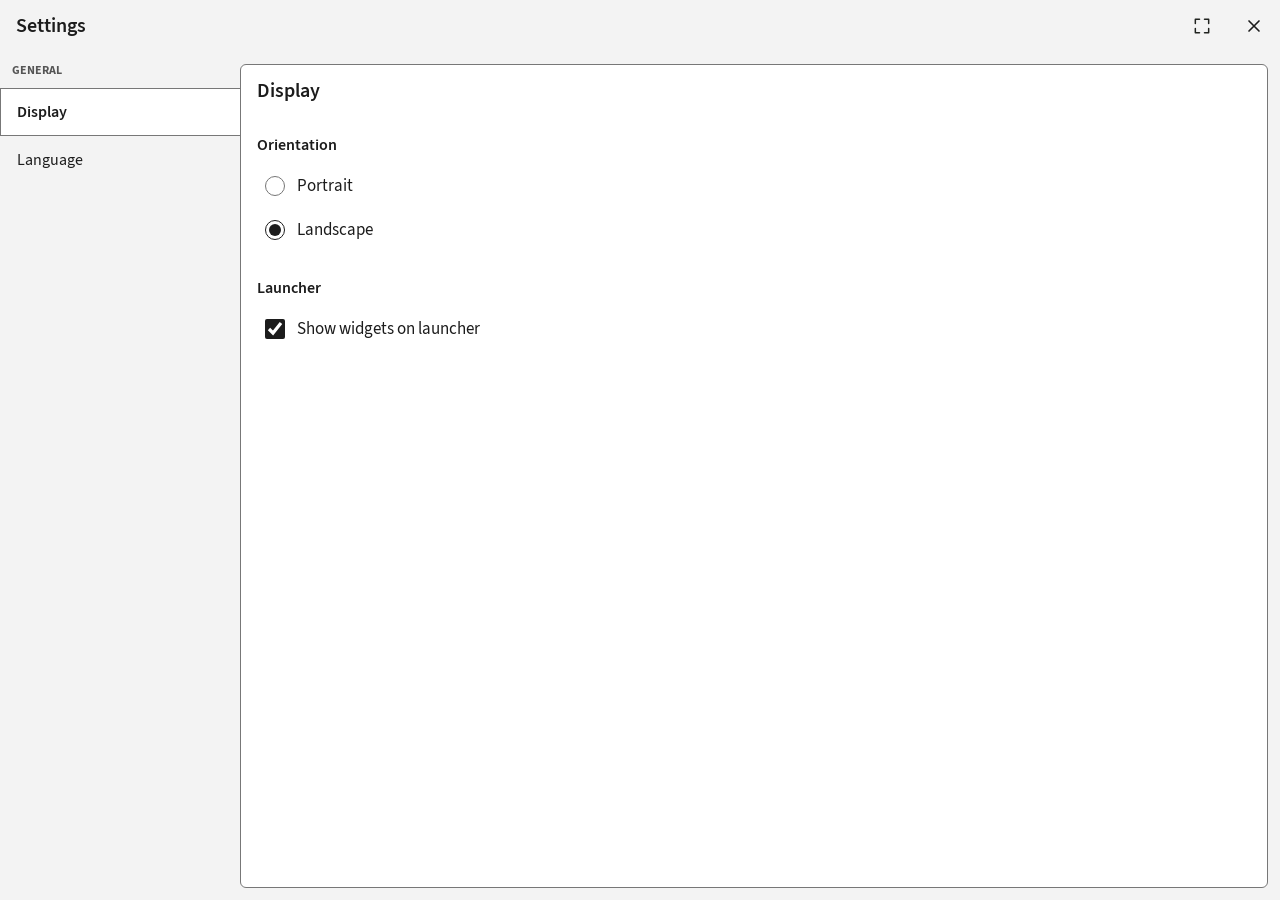
<file: settings/index.html>
<!doctype html>
<html lang="en">
<head>
  <meta charset="utf-8">
  <meta name="viewport" content="width=device-width, initial-scale=1">
  <meta name="color-scheme" content="light">
  <title data-lang-text="settings">Settings</title>
  <link rel="icon" href="data:,">
  <link rel="stylesheet" href="../styles.css">
  <link rel="stylesheet" href="../productivity.css">
  <link rel="stylesheet" href="../controls.css">
  <link rel="stylesheet" href="../still-apps.css?v=viewport-fit-3">
  <link rel="stylesheet" href="settings.css?v=viewport-fit-3">
  <link rel="stylesheet" href="../fullscreen.css?v=viewport-fit-3">
</head>
<body>
  <div class="tool-page settings-page">
    <header class="tool-header">
      <h1 class="tool-title" data-lang-text="settings">Settings</h1>
      <div class="tool-controls">
        <span class="app-exit-group"><a class="close-app app-close" href="../" aria-label="Exit Settings" data-lang-label="exit"><svg class="button-icon" width="20" height="20" viewBox="0 0 24 24" aria-hidden="true" focusable="false"><path d="m6 6 12 12M18 6 6 18"/></svg></a></span>
      </div>
<button type="button" id="web-fullscreen" class="web-fullscreen-button" aria-label="Enter fullscreen" title="Enter fullscreen" hidden>
  <svg class="fullscreen-enter" width="20" height="20" viewBox="0 0 24 24" fill="none" stroke="currentColor" stroke-width="1.8" stroke-linecap="round" stroke-linejoin="round" aria-hidden="true" focusable="false"><path d="M9 4H4v5m11-5h5v5M4 15v5h5m11-5v5h-5"/></svg>
  <svg class="fullscreen-exit" width="20" height="20" viewBox="0 0 24 24" fill="none" stroke="currentColor" stroke-width="1.8" stroke-linecap="round" stroke-linejoin="round" aria-hidden="true" focusable="false"><path d="M4 9h5V4m11 5h-5V4M9 20v-5H4m11 5v-5h5"/></svg>
</button>
<div id="web-fullscreen-message" class="web-fullscreen-message" role="status"></div>
    </header>
    <main class="settings-workspace">
      <nav class="settings-navigation" aria-label="Settings sections" data-lang-label="sections">
        <p class="settings-group" data-lang-text="general">General</p>
        <a class="settings-tab" href="#display" id="display-tab" aria-current="page" data-lang-text="display">Display</a>
        <a class="settings-tab" href="#language" id="language-tab" data-lang-text="language">Language</a>
      </nav>
      <section class="settings-main" id="display" aria-labelledby="display-title">
        <h2 class="settings-title" id="display-title" data-lang-text="display">Display</h2>
        <div class="settings-panel">
          <fieldset class="orientation-options">
            <legend data-lang-text="orientation">Orientation</legend>
            <label class="settings-option"><input type="radio" name="orientation" value="portrait"><span data-lang-text="portrait">Portrait</span></label>
            <label class="settings-option"><input type="radio" name="orientation" value="landscape"><span data-lang-text="landscape">Landscape</span></label>
          </fieldset>
          <fieldset class="display-options">
            <legend data-lang-text="launcher">Launcher</legend>
            <label class="settings-option"><input type="checkbox" id="show-widgets" checked><span data-lang-text="widgets">Show widgets on launcher</span></label>
          </fieldset>
          <p id="storage-warning" class="settings-warning" role="status" data-lang-text="saveError" hidden>Couldn’t save this setting on this device.</p>
          <p id="orientation-message" class="settings-warning" role="status" hidden></p>
        </div>
      </section>
      <section class="settings-main" id="language" aria-labelledby="language-title" hidden>
        <h2 class="settings-title" id="language-title" data-lang-text="language">Language</h2>
        <div class="settings-panel">
          <fieldset class="orientation-options">
            <legend data-lang-text="appLanguage">App language</legend>
            <label class="settings-option" lang="nl"><input type="radio" name="app-language" value="nl"><span>Nederlands</span></label>
            <label class="settings-option" lang="en"><input type="radio" name="app-language" value="en" checked><span>English</span></label>
            <label class="settings-option" lang="de"><input type="radio" name="app-language" value="de"><span>Deutsch</span></label>
            <label class="settings-option" lang="hi"><input type="radio" name="app-language" value="hi"><span>हिन्दी</span></label>
            <label class="settings-option" lang="zh-Hans"><input type="radio" name="app-language" value="zh-Hans"><span>简体中文</span></label>
          </fieldset>
          <p id="language-warning" class="settings-warning" role="status" data-lang-text="saveError" hidden>Couldn’t save this setting on this device.</p>
        </div>
      </section>
    </main>
  </div>
  <script src="../fullscreen.js?v=1"></script>
  <script src="../language.js?v=1"></script>
  <script src="../orientation.js?v=viewport-fit-3"></script>
  <script src="settings.js?v=language-1"></script>
  <script src="display.js?v=20261121-display-options"></script>
</body>
</html>
</file>
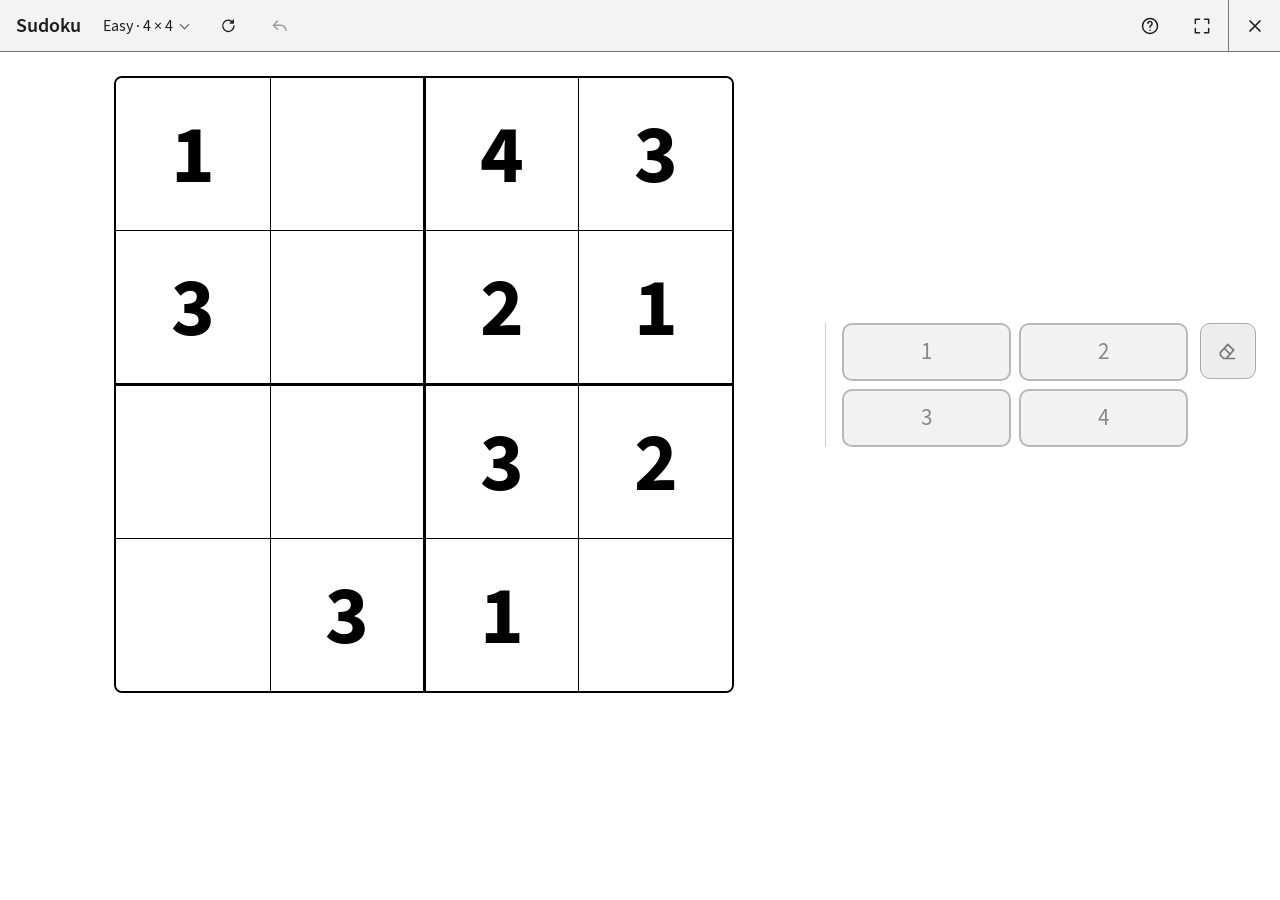
<file: sudoku/index.html>
<!doctype html>
<html lang="en">
<head>
  <meta charset="utf-8">
  <meta name="viewport" content="width=device-width, initial-scale=1">
  <meta name="color-scheme" content="light">
  <title>Sudoku</title>
  <link rel="icon" href="data:,">
  <link rel="stylesheet" href="../styles.css">
  <link rel="stylesheet" href="../productivity.css">
  <link rel="stylesheet" href="styles.css?v=game-exit-1">
  <link rel="stylesheet" href="../controls.css">
  <link rel="stylesheet" href="../still-apps.css?v=game-exit-1">
  <link rel="stylesheet" href="../fullscreen.css?v=viewport-fit-3">
</head>
<body>
  <div class="tool-page sudoku-page" id="sudoku-page">
    <header class="tool-header sudoku-header" id="sudoku-header">
      <h1 class="tool-title">Sudoku</h1>
      <div class="tool-controls">
        <div class="tool-actions sudoku-actions">
          <label class="sr-only" for="difficulty" data-lang-text="difficulty">Difficulty</label>
          <select id="difficulty" aria-label="Difficulty" data-lang-label="difficulty">
            <option value="easy" data-short="4×4" data-lang-text="easy">Easy · 4 × 4</option>
            <option value="medium" data-short="6×6" data-lang-text="medium">Medium · 6 × 6</option>
            <option value="hard" data-short="9×9" data-lang-text="hard">Hard · 9 × 9</option>
          </select>
          <button class="tool-button" id="new-puzzle" type="button" aria-label="Reset Sudoku" data-lang-label="reset" title="Reset" data-lang-title="reset"><svg class="button-icon" width="18" height="18" viewBox="0 0 24 24" aria-hidden="true" focusable="false"><path d="M19 8a7.5 7.5 0 1 0 1 4M19 4v4h-4"/></svg></button>
          <button class="tool-button icon-undo" id="undo" type="button" aria-label="Undo" data-lang-label="undo" title="Undo" data-lang-title="undo" disabled></button>
        </div>
        <button class="tool-button sudoku-help" id="help" type="button" aria-label="How to play Sudoku" aria-haspopup="dialog"><svg class="button-icon" viewBox="0 0 24 24" aria-hidden="true"><circle cx="12" cy="12" r="9"/><path d="M9.5 9a2.5 2.5 0 1 1 4 2c-1 .7-1.5 1-1.5 2.5M12 17h.01"/></svg></button>
        <span class="sudoku-exit app-exit-group"><a class="close-app app-close" id="exit" href="../" aria-label="Exit Sudoku" data-lang-label="exit"><svg class="button-icon" width="18" height="18" viewBox="0 0 24 24" aria-hidden="true" focusable="false"><path d="m6 6 12 12M18 6 6 18"/></svg></a></span>
      </div>
<button type="button" id="web-fullscreen" class="web-fullscreen-button" aria-label="Enter fullscreen" title="Enter fullscreen" hidden>
  <svg class="fullscreen-enter" width="20" height="20" viewBox="0 0 24 24" fill="none" stroke="currentColor" stroke-width="1.8" stroke-linecap="round" stroke-linejoin="round" aria-hidden="true" focusable="false"><path d="M9 4H4v5m11-5h5v5M4 15v5h5m11-5v5h-5"/></svg>
  <svg class="fullscreen-exit" width="20" height="20" viewBox="0 0 24 24" fill="none" stroke="currentColor" stroke-width="1.8" stroke-linecap="round" stroke-linejoin="round" aria-hidden="true" focusable="false"><path d="M4 9h5V4m11 5h-5V4M9 20v-5H4m11 5v-5h5"/></svg>
</button>
<div id="web-fullscreen-message" class="web-fullscreen-message" role="status"></div>
    </header>
    <main id="sudoku-main">
      <noscript><p>Turn on JavaScript in your browser to play Sudoku.</p></noscript>
      <div class="sudoku-layout" id="puzzle" style="display:none">
        <div class="board-area">
          <div class="sudoku-board-shell" id="board-shell"><table class="sudoku-board" id="board" aria-label="Sudoku board"><tbody id="board-body"></tbody></table></div>
        </div>
        <div class="puzzle-tools" id="puzzle-tools">
          <div class="number-controls"><div class="keypad" id="keypad" aria-label="Choose a number"></div>
          <button class="tool-button clear-cell" id="clear-cell" type="button" aria-label="Erase selected number" title="Erase selected number" disabled><svg class="button-icon" viewBox="0 0 24 24" aria-hidden="true"><path d="m4 14 9-10 7 7-9 10H8l-4-4v-3ZM9 9l7 7M10 21h11"/></svg></button></div>
          <p class="sr-only" id="puzzle-status" role="status" aria-live="polite">Tap an empty square, then a number.</p>
        </div>
      </div>
    </main>
  </div>
  <div class="sudoku-result" id="result-overlay" style="display:none" aria-hidden="true">
    <div class="result-center">
      <section class="result-dialog" role="dialog" aria-labelledby="result-title" aria-describedby="result-copy">
        <div class="result-stars" aria-hidden="true">
          <svg class="result-star" width="26" height="26" viewBox="0 0 24 24" focusable="false"><path d="m12 2 3 6.5 7 .8-5.2 4.9 1.4 7L12 17.7l-6.2 3.5 1.4-7L2 9.3l7-.8Z"/></svg>
          <svg class="result-star result-star-big" width="38" height="38" viewBox="0 0 24 24" focusable="false"><path d="m12 2 3 6.5 7 .8-5.2 4.9 1.4 7L12 17.7l-6.2 3.5 1.4-7L2 9.3l7-.8Z"/></svg>
          <svg class="result-star" width="26" height="26" viewBox="0 0 24 24" focusable="false"><path d="m12 2 3 6.5 7 .8-5.2 4.9 1.4 7L12 17.7l-6.2 3.5 1.4-7L2 9.3l7-.8Z"/></svg>
        </div>
        <h2 class="result-title" id="result-title">You did it!</h2>
        <p class="result-copy" id="result-copy">Every number in its place. Hooray!</p>
        <button class="result-action result-primary" id="result-new-puzzle" type="button"><svg class="button-icon" width="18" height="18" viewBox="0 0 24 24" aria-hidden="true" focusable="false"><path d="M19 8a7.5 7.5 0 1 0 1 4M19 4v4h-4"/></svg><span>Reset</span></button>
      </section>
    </div>
  </div>
  <div class="sudoku-help-overlay" id="help-overlay" style="display:none" aria-hidden="true">
    <section class="sudoku-help-dialog" role="dialog" aria-modal="true" aria-labelledby="help-title">
      <button class="app-close" id="help-close" type="button" aria-label="Close help"><svg class="button-icon" viewBox="0 0 24 24" aria-hidden="true"><path d="m6 6 12 12M18 6 6 18"/></svg></button>
      <h2 id="help-title">How to play</h2>
      <p id="puzzle-rule">Use 1, 2, 3 and 4 once in each row, column and little box.</p>
      <ol><li>Tap an empty square, then choose a number below.</li><li>Each number belongs only once in each row, column and little box. The heavier edges mark the boxes.</li><li>The starting numbers stay fixed. Your numbers can be changed.</li></ol>
      <p>Made a mistake? Select your number and tap the eraser, or use Undo to reverse your last move.</p>
    </section>
  </div>
  <script src="../fullscreen.js?v=1"></script>
  <script src="../language.js?v=1"></script>
  <script src="../orientation.js?v=viewport-fit-3"></script>
  <script src="help.js"></script>
  <script src="engine.js"></script>
  <script src="../game-flow.js?v=game-exit-1"></script>
  <script src="app.js?v=game-exit-1"></script>
  <script src="../menu-dismiss.js?v=edge-menus-1"></script>
  <script src="../dropdowns.js?v=edge-menus-1"></script>
</body>
</html>
</file>
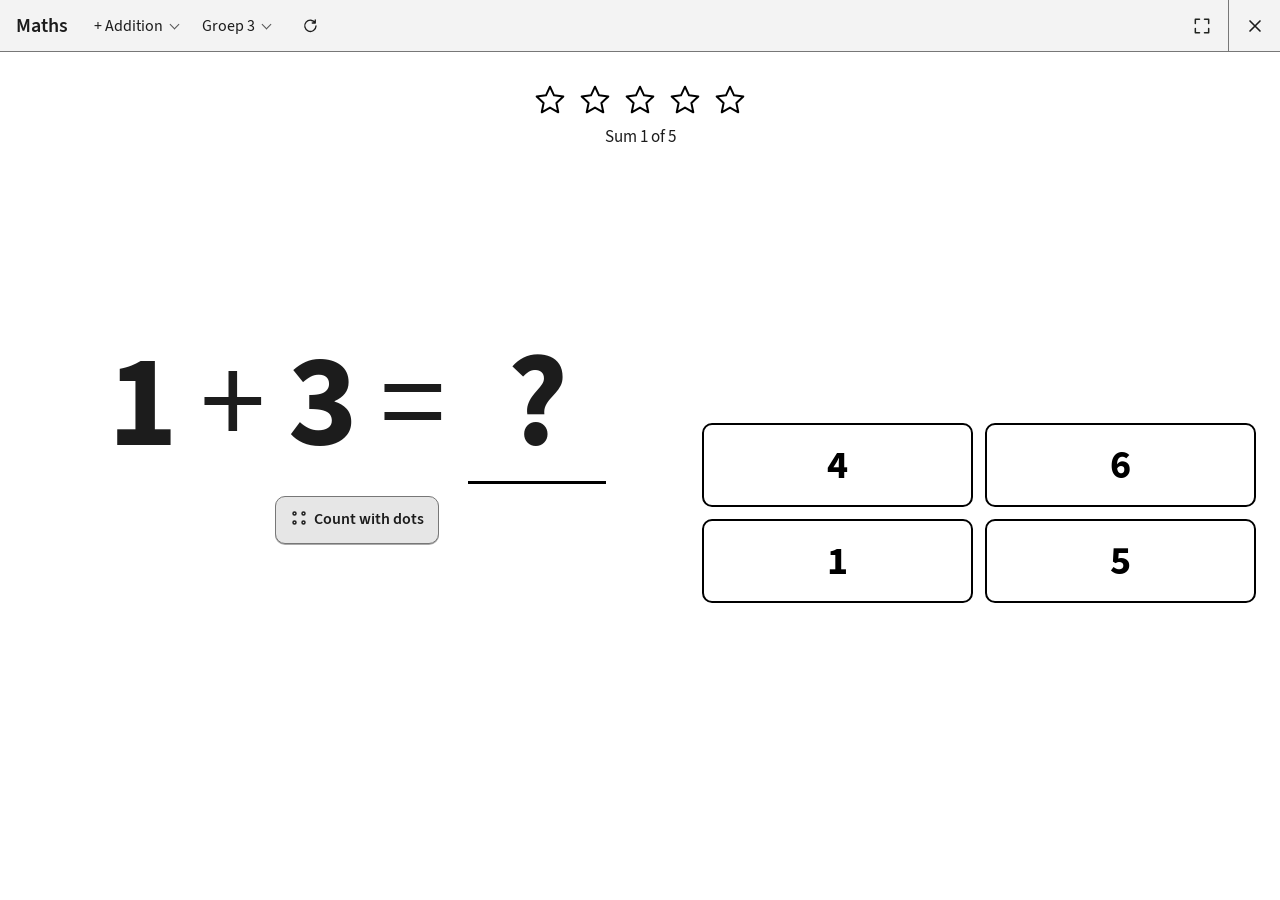
<file: sums/index.html>
<!doctype html>
<html lang="en">
<head>
  <meta charset="utf-8">
  <meta name="viewport" content="width=device-width, initial-scale=1">
  <meta name="color-scheme" content="light">
  <title data-lang-text="maths">Maths</title>
  <link rel="icon" href="data:,">
  <link rel="stylesheet" href="../styles.css">
  <link rel="stylesheet" href="../productivity.css">
  <link rel="stylesheet" href="styles.css?v=large-equation-2">
  <link rel="stylesheet" href="../controls.css?v=large-equation-1">
  <link rel="stylesheet" href="../still-apps.css?v=game-exit-1">
  <link rel="stylesheet" href="../fullscreen.css?v=viewport-fit-3">
</head>
<body>
  <div class="tool-page sums-page" id="sums-page">
    <header class="tool-header sums-header">
      <h1 class="tool-title" data-lang-text="maths">Maths</h1>
      <div class="tool-controls">
        <div class="tool-actions sums-actions">
          <label class="sr-only" for="mode" data-lang-text="sums">Sums</label>
          <select id="mode" aria-label="Sums" data-lang-label="sums">
            <option value="add" data-short="+" data-lang-text="addition">+ Addition</option>
            <option value="subtract" data-short="−" data-lang-text="subtraction">− Subtraction</option>
            <option value="mixed" data-short="±" data-lang-text="mixed">± Mixed</option>
          </select>
          <label class="sr-only" for="level" data-lang-text="group">School group</label>
          <select id="level" aria-label="School group" data-lang-label="group">
            <option value="3">Groep 3</option>
            <option value="4">Groep 4</option>
            <option value="5">Groep 5</option>
          </select>
          <button class="tool-button" id="new-round" type="button" aria-label="Reset Maths" data-lang-label="reset" title="Reset" data-lang-title="reset"><svg class="button-icon" viewBox="0 0 24 24" aria-hidden="true"><path d="M19 8a7.5 7.5 0 1 0 1 4M19 4v4h-4"/></svg><span>Reset</span></button>
        </div>
        <span class="sums-exit app-exit-group"><a class="close-app app-close" id="exit" href="../" aria-label="Exit Maths" data-lang-label="exit"><svg class="button-icon" width="20" height="20" viewBox="0 0 24 24" aria-hidden="true" focusable="false"><path d="m6 6 12 12M18 6 6 18"/></svg></a></span>
      </div>
<button type="button" id="web-fullscreen" class="web-fullscreen-button" aria-label="Enter fullscreen" title="Enter fullscreen" hidden>
  <svg class="fullscreen-enter" width="20" height="20" viewBox="0 0 24 24" fill="none" stroke="currentColor" stroke-width="1.8" stroke-linecap="round" stroke-linejoin="round" aria-hidden="true" focusable="false"><path d="M9 4H4v5m11-5h5v5M4 15v5h5m11-5v5h-5"/></svg>
  <svg class="fullscreen-exit" width="20" height="20" viewBox="0 0 24 24" fill="none" stroke="currentColor" stroke-width="1.8" stroke-linecap="round" stroke-linejoin="round" aria-hidden="true" focusable="false"><path d="M4 9h5V4m11 5h-5V4M9 20v-5H4m11 5v-5h5"/></svg>
</button>
<div id="web-fullscreen-message" class="web-fullscreen-message" role="status"></div>
    </header>
    <main class="sums-main">
      <noscript><p>Turn on JavaScript to play Maths.</p></noscript>
      <div class="round-progress">
        <div class="stars" id="stars" aria-label="Stars collected">
          <svg class="progress-star" id="star-0" data-star="0" viewBox="0 0 24 24" aria-hidden="true"><path d="m12 2 3 6.5 7 .8-5.2 4.9 1.4 7L12 17.7l-6.2 3.5 1.4-7L2 9.3l7-.8Z"/></svg>
          <svg class="progress-star" id="star-1" data-star="1" viewBox="0 0 24 24" aria-hidden="true"><path d="m12 2 3 6.5 7 .8-5.2 4.9 1.4 7L12 17.7l-6.2 3.5 1.4-7L2 9.3l7-.8Z"/></svg>
          <svg class="progress-star" id="star-2" data-star="2" viewBox="0 0 24 24" aria-hidden="true"><path d="m12 2 3 6.5 7 .8-5.2 4.9 1.4 7L12 17.7l-6.2 3.5 1.4-7L2 9.3l7-.8Z"/></svg>
          <svg class="progress-star" id="star-3" data-star="3" viewBox="0 0 24 24" aria-hidden="true"><path d="m12 2 3 6.5 7 .8-5.2 4.9 1.4 7L12 17.7l-6.2 3.5 1.4-7L2 9.3l7-.8Z"/></svg>
          <svg class="progress-star" id="star-4" data-star="4" viewBox="0 0 24 24" aria-hidden="true"><path d="m12 2 3 6.5 7 .8-5.2 4.9 1.4 7L12 17.7l-6.2 3.5 1.4-7L2 9.3l7-.8Z"/></svg>
        </div>
        <p id="progress-copy" class="progress-copy">Sum 1 of 5</p>
      </div>
      <div class="math-layout">
        <section class="question-area" aria-label="The sum">
          <div class="question-anchor" id="question-anchor"><p class="sr-only" id="question-prompt">How many altogether?</p>
          <div class="equation" role="math" id="equation"><span id="left-number">?</span> <span class="operator" id="operator">+</span> <span id="right-number">?</span> <span class="equals">=</span> <span class="answer-slot" id="answer-slot">?</span></div>
          <button class="tool-button hint-button" id="hint" type="button" aria-expanded="false" aria-controls="counting-help"><svg class="button-icon" viewBox="0 0 24 24" aria-hidden="true"><circle cx="6" cy="6" r="2"/><circle cx="18" cy="6" r="2"/><circle cx="6" cy="18" r="2"/><circle cx="18" cy="18" r="2"/></svg><span id="hint-label">Count with dots</span></button>
          <div class="counting-help" id="counting-help" style="display:none">
            <p id="counting-copy"></p>
            <div class="counting-model" id="counting-model"></div>
          </div>
          </div>
        </section>
        <section class="answers-area" aria-label="Choose an answer">
          <div class="choices" id="choices">
            <div class="choice-row">
              <div class="choice-slot"><button class="answer-choice" id="choice-0" type="button"><span id="choice-number-0">?</span></button></div>
              <div class="choice-slot"><button class="answer-choice" id="choice-1" type="button"><span id="choice-number-1">?</span></button></div>
            </div>
            <div class="choice-row">
              <div class="choice-slot"><button class="answer-choice" id="choice-2" type="button"><span id="choice-number-2">?</span></button></div>
              <div class="choice-slot"><button class="answer-choice" id="choice-3" type="button"><span id="choice-number-3">?</span></button></div>
            </div>
          </div>
          <p class="feedback" id="feedback" role="status" aria-live="polite"></p>
        </section>
      </div>
    </main>
  </div>
  <div class="sums-result" id="result-overlay" style="display:none" aria-hidden="true">
    <div class="result-center">
      <section class="result-dialog" role="dialog" aria-modal="true" aria-labelledby="result-title" aria-describedby="result-copy">
        <div class="result-stars" aria-hidden="true">★ ★ ★ ★ ★</div>
        <h2 class="result-title" id="result-title">Five stars!</h2>
        <p class="result-copy" id="result-copy">Five little sums. A big hooray!</p>
        <button class="result-action result-primary" id="result-new-round" type="button"><svg class="button-icon" viewBox="0 0 24 24" aria-hidden="true"><path d="M19 8a7.5 7.5 0 1 0 1 4M19 4v4h-4"/></svg><span>Reset</span></button>
        <a class="result-action app-close" id="result-exit" href="../" aria-label="Exit Maths" data-lang-label="exit"><svg class="button-icon" width="20" height="20" viewBox="0 0 24 24" aria-hidden="true" focusable="false"><path d="m6 6 12 12M18 6 6 18"/></svg></a>
      </section>
    </div>
  </div>
  <script src="../fullscreen.js?v=1"></script>
  <script src="../language.js?v=1"></script>
  <script src="../orientation.js?v=viewport-fit-3"></script>
  <script src="engine.js"></script>
  <script src="../game-flow.js?v=game-exit-1"></script>
  <script src="app.js?v=large-equation-2"></script>
  <script src="../menu-dismiss.js?v=edge-menus-1"></script>
  <script src="../dropdowns.js?v=edge-menus-1"></script>
</body>
</html>
</file>
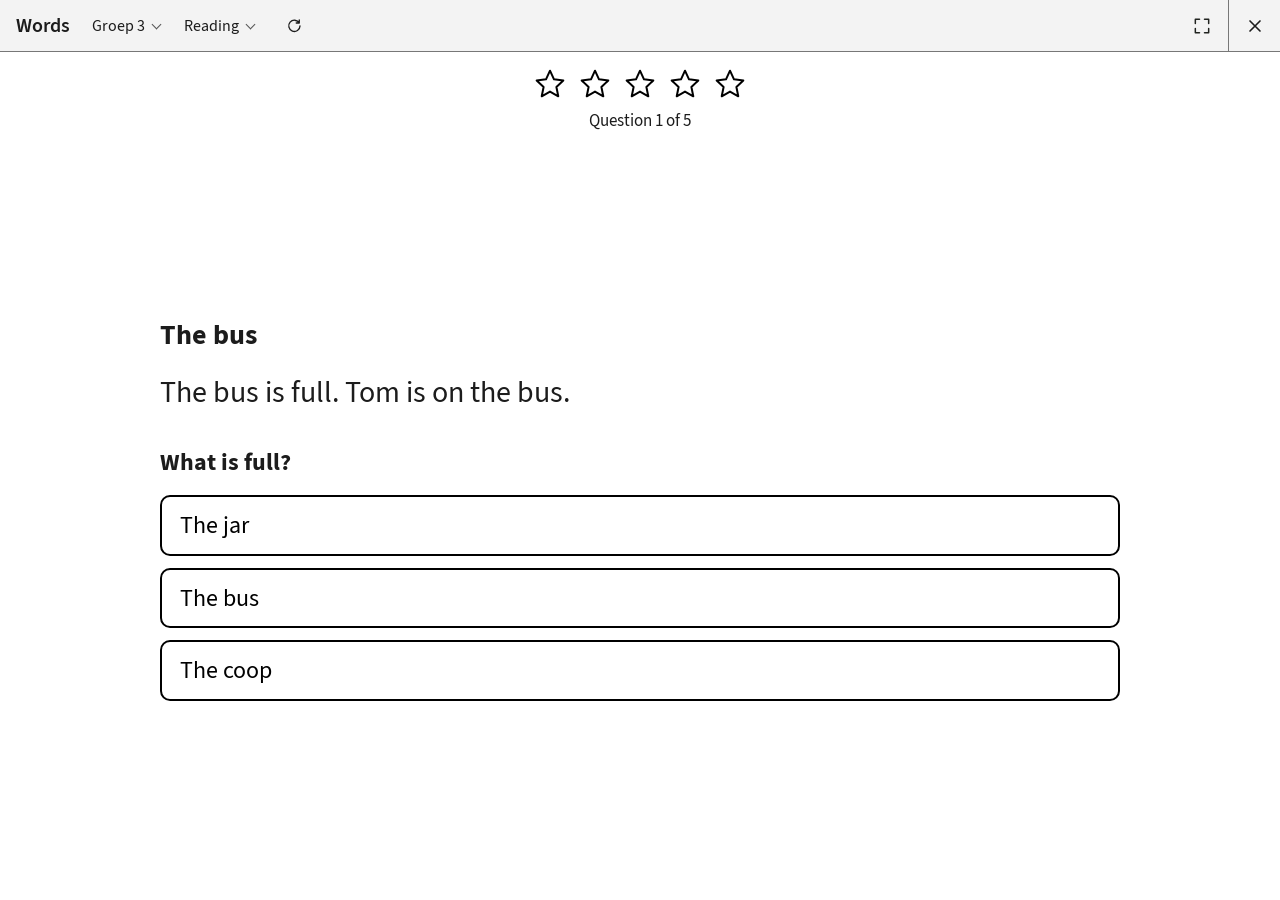
<file: words/index.html>
<!doctype html>
<html lang="en">
<head>
  <meta charset="utf-8">
  <meta name="viewport" content="width=device-width, initial-scale=1">
  <meta name="color-scheme" content="light">
  <title data-lang-text="words">Words</title>
  <link rel="icon" href="data:,">
  <link rel="stylesheet" href="../styles.css">
  <link rel="stylesheet" href="../productivity.css">
  <link rel="stylesheet" href="styles.css?v=practice-languages-1">
  <link rel="stylesheet" href="../controls.css">
  <link rel="stylesheet" href="../still-apps.css?v=game-exit-1">
  <link rel="stylesheet" href="../fullscreen.css?v=viewport-fit-3">
</head>
<body>
  <div class="tool-page words-page" id="words-page">
    <header class="tool-header words-header">
      <h1 class="tool-title" data-lang-text="words">Words</h1>
      <div class="tool-controls">
        <div class="tool-actions words-actions">
          <label class="sr-only" for="group" data-lang-text="group">School group</label>
          <select id="group" aria-label="School group" data-lang-label="group">
            <option value="3">Groep 3</option><option value="4">Groep 4</option><option value="5">Groep 5</option>
          </select>
          <label class="sr-only" for="activity" data-lang-text="activity">Activity</label>
          <select id="activity" aria-label="Activity" data-lang-label="activity"><option value="read">Reading</option><option value="spell">Spelling</option></select>
          <button class="tool-button" id="new-round" type="button" aria-label="Reset Words" data-lang-label="reset" title="Reset" data-lang-title="reset"><svg class="button-icon" viewBox="0 0 24 24" aria-hidden="true"><path d="M19 8a7.5 7.5 0 1 0 1 4M19 4v4h-4"/></svg></button>
        </div>
        <span class="words-exit app-exit-group"><a class="close-app app-close" id="exit" href="../" aria-label="Exit Words" data-lang-label="exit"><svg class="button-icon" width="20" height="20" viewBox="0 0 24 24" aria-hidden="true" focusable="false"><path d="m6 6 12 12M18 6 6 18"/></svg></a></span>
      </div>
<button type="button" id="web-fullscreen" class="web-fullscreen-button" aria-label="Enter fullscreen" title="Enter fullscreen" hidden>
  <svg class="fullscreen-enter" width="20" height="20" viewBox="0 0 24 24" fill="none" stroke="currentColor" stroke-width="1.8" stroke-linecap="round" stroke-linejoin="round" aria-hidden="true" focusable="false"><path d="M9 4H4v5m11-5h5v5M4 15v5h5m11-5v5h-5"/></svg>
  <svg class="fullscreen-exit" width="20" height="20" viewBox="0 0 24 24" fill="none" stroke="currentColor" stroke-width="1.8" stroke-linecap="round" stroke-linejoin="round" aria-hidden="true" focusable="false"><path d="M4 9h5V4m11 5h-5V4M9 20v-5H4m11 5v-5h5"/></svg>
</button>
<div id="web-fullscreen-message" class="web-fullscreen-message" role="status"></div>
    </header>
    <main class="words-main" id="words-main" lang="nl">
      <noscript><p>Zet JavaScript aan om te spelen.</p></noscript>
      <div class="round-progress">
        <div class="stars" id="stars" aria-label="0 van 5 sterren">
          <svg class="progress-star" id="star-0" viewBox="0 0 24 24" aria-hidden="true"><path d="m12 2 3 6.5 7 .8-5.2 4.9 1.4 7L12 17.7l-6.2 3.5 1.4-7L2 9.3l7-.8Z"/></svg>
          <svg class="progress-star" id="star-1" viewBox="0 0 24 24" aria-hidden="true"><path d="m12 2 3 6.5 7 .8-5.2 4.9 1.4 7L12 17.7l-6.2 3.5 1.4-7L2 9.3l7-.8Z"/></svg>
          <svg class="progress-star" id="star-2" viewBox="0 0 24 24" aria-hidden="true"><path d="m12 2 3 6.5 7 .8-5.2 4.9 1.4 7L12 17.7l-6.2 3.5 1.4-7L2 9.3l7-.8Z"/></svg>
          <svg class="progress-star" id="star-3" viewBox="0 0 24 24" aria-hidden="true"><path d="m12 2 3 6.5 7 .8-5.2 4.9 1.4 7L12 17.7l-6.2 3.5 1.4-7L2 9.3l7-.8Z"/></svg>
          <svg class="progress-star" id="star-4" viewBox="0 0 24 24" aria-hidden="true"><path d="m12 2 3 6.5 7 .8-5.2 4.9 1.4 7L12 17.7l-6.2 3.5 1.4-7L2 9.3l7-.8Z"/></svg>
        </div>
        <p class="progress-copy" id="progress-copy">1 van 5</p>
      </div>
      <section class="read-panel learning-panel" id="read-panel" aria-label="Lezen">
        <div class="reading-text">
        <h2 class="story-title" id="story-title"></h2>
        <p class="story" id="story"></p>
        </div>
        <div class="reading-task">
        <h3 class="read-question" id="read-question"></h3>
        <div class="read-choices" id="read-choices" role="group" aria-labelledby="read-question"></div>
        </div>
      </section>
      <section class="spell-panel learning-panel" id="spell-panel" style="display:none" aria-label="Spellen">
        <div class="spell-riddle">
        <p class="spell-prompt" id="spell-prompt">Welk woord zoeken we?</p>
        <img class="spell-picture" id="spell-picture" width="120" height="90" alt="" aria-hidden="true" style="display:none">
        <h2 class="spell-clue" id="spell-clue"></h2>
        </div>
        <div class="spell-build">
        <div class="word-slots" id="word-slots" role="group" aria-label="Jouw woord"></div>
        <p class="bank-instruction" id="bank-instruction">Tik de letters in de goede volgorde.</p>
        <div class="letter-bank" id="letter-bank" role="group" aria-label="Letters"></div>
        <div class="spell-tools">
          <button class="tool-button" id="undo-letter" type="button"><svg class="button-icon" viewBox="0 0 24 24" aria-hidden="true"><path d="m9 4-5 5 5 5M4 9h9a7 7 0 1 1-5 12"/></svg><span id="undo-letter-label">Terug</span></button>
          <button class="tool-button check-word" id="check-word" type="button"><svg class="button-icon" viewBox="0 0 24 24" aria-hidden="true"><path d="m5 12 4 4L19 6"/></svg><span id="check-word-label">Controleer</span></button>
        </div>
        </div>
      </section>
      <div class="answer-feedback">
        <p class="feedback" id="feedback" role="status" aria-live="polite"></p>
      </div>
    </main>
  </div>
  <div class="words-result" id="result-overlay" style="display:none" aria-hidden="true">
    <div class="result-center">
      <section class="result-dialog" role="dialog" aria-modal="true" aria-labelledby="result-title" aria-describedby="result-copy">
        <div class="result-stars" aria-hidden="true">★ ★ ★ ★ ★</div>
        <h2 class="result-title" id="result-title">Hoera!</h2>
        <p class="result-copy" id="result-copy">Vijf sterren. Goed gedaan!</p>
        <button class="result-action result-primary" id="result-new-round" type="button"><svg class="button-icon" viewBox="0 0 24 24" aria-hidden="true"><path d="M19 8a7.5 7.5 0 1 0 1 4M19 4v4h-4"/></svg><span id="result-new-label">Reset</span></button>
        <a class="result-action app-close" id="result-exit" href="../" aria-label="Exit Words" data-lang-label="exit"><svg class="button-icon" width="20" height="20" viewBox="0 0 24 24" aria-hidden="true" focusable="false"><path d="m6 6 12 12M18 6 6 18"/></svg></a>
      </section>
    </div>
  </div>
  <script src="../fullscreen.js?v=1"></script>
  <script src="../language.js?v=1"></script>
  <script src="../orientation.js?v=viewport-fit-3"></script>
  <script src="content.js?v=1"></script>
  <script src="engine.js?v=practice-languages-1"></script>
  <script src="../game-flow.js?v=game-exit-1"></script>
  <script src="app.js?v=practice-languages-1"></script>
  <script src="../menu-dismiss.js?v=edge-menus-1"></script>
  <script src="../dropdowns.js?v=edge-menus-1"></script>
</body>
</html>
</file>
<file: styles.css>
* { box-sizing: border-box; }
html { background: #fff; color: #000; -webkit-text-size-adjust: 100%; }
body { margin: 0; font-family: Arial, Helvetica, sans-serif; font-size: 17px; line-height: 1.45; }
button, a { -webkit-tap-highlight-color: transparent; touch-action: manipulation; }
button { font: inherit; }
a { color: #000; }
a:focus, button:focus, input:focus, textarea:focus, [tabindex]:focus { outline: none; box-shadow: none; }
.page { width: 100%; max-width: 1040px; margin: 0 auto; padding: 28px 36px 20px; }
h1 { margin: 8px 0 9px; font-size: 25px; line-height: 1.3; letter-spacing: 0; }
.sr-only { position: absolute; width: 1px; height: 1px; padding: 0; margin: -1px; overflow: hidden; clip: rect(0, 0, 0, 0); white-space: nowrap; border: 0; }
noscript p { padding: 16px; border: 2px solid #000; }
@media (max-width: 540px) {
  .page { padding: 20px 22px 17px; }
  h1 { max-width: 330px; }
}
@media (max-width: 360px) {
  .page { padding-left: 16px; padding-right: 16px; }
}
@media (orientation: landscape) and (min-width: 640px) {
  .page { padding: 19px 30px 15px; }
}
</file>
<file: launcher.css>
.home-page { display: -webkit-flex; display: flex; -webkit-flex-direction: column; flex-direction: column; width: 100%; max-width: 1100px; min-height: var(--little-view-height, 100vh); margin: 0 auto; padding: 28px 36px 20px; }
.kindle-exit { display: none; float: right; min-height: 48px; margin: 0 0 0 16px; padding: 11px 12px; border: 2px solid #000; background: #fff; font-size: 16px; line-height: 22px; text-decoration: none; }
.kindle-exit svg { margin-right: 4px; vertical-align: -3px; }
.launcher-main { -webkit-flex: 1; flex: 1; }
.app-grid { display: grid; grid-template-columns: repeat(4, minmax(0, 1fr)); grid-gap: 20px 16px; width: 100%; margin: 26px 0 20px; }
.app-link { display: block; min-width: 0; min-height: 151px; padding: 4px 0; color: #000; text-align: center; text-decoration: none; -webkit-tap-highlight-color: transparent; }
.app-link:focus { outline: none; box-shadow: none; }
.icon-tile { display: block; width: 112px; height: 112px; margin: 0 auto; padding: 25px; border: 2px solid #000; border-radius: 25px; background: #fff; }
.app-icon { display: block; width: 58px; height: 58px; }
.app-name { display: block; margin-top: 12px; font-family: Arial, Helvetica, sans-serif; font-size: 19px; font-weight: normal; line-height: 1.35; }
.launcher-footer { display: flex; align-items: center; justify-content: space-between; margin-top: auto; padding-top: 6px; font-size: 15px; }
.launcher-footer .kindle-exit { float: none; margin: 0; }
@media (max-width: 540px) {
  .home-page { padding: 20px 22px 17px; }
  .app-grid { grid-gap: 24px 10px; margin-top: 28px; }
  .app-link { min-height: 133px; }
  .icon-tile { width: 96px; height: 96px; padding: 21px; border-radius: 22px; }
  .app-icon { width: 50px; height: 50px; }
  .app-name { font-size: 18px; }
}
@media (max-width: 360px) {
  .home-page { padding-left: 16px; padding-right: 16px; }
  .app-grid { grid-gap: 24px 10px; }
  .icon-tile { width: 88px; height: 88px; padding: 17px; border-radius: 20px; }
}
@media (orientation: landscape) and (min-width: 640px) {
  .home-page { padding: 20px 28px 16px; }
  .app-grid { grid-template-columns: repeat(4, minmax(0, 1fr)); grid-gap: 26px 12px; margin-top: 28px; margin-bottom: 28px; }
  .icon-tile { width: 104px; height: 104px; padding: 23px; border-radius: 24px; }
  .app-icon { width: 54px; height: 54px; }
}

.icon-tile { border:1px solid #c7c7c7; border-radius:8px; background:#e7e7e7; box-shadow:0 2px 0 #bbb; }
.app-link:active .icon-tile { background:#d3d3d3; box-shadow:none; transform:translateY(1px); }
.launcher-footer { display:grid; grid-template-columns:1fr auto 1fr; column-gap:12px; }
.launcher-version { justify-self:start; }
.launcher-brand { justify-self:center; white-space:nowrap; }
.launcher-footer .launcher-exit { display:inline-block; justify-self:end; padding:12px 14px; min-height:48px; border:1px solid #c7c7c7; border-radius:8px; background:#e7e7e7; color:#222; box-shadow:0 2px 0 #bbb; }
.launcher-exit:active { background:#d3d3d3; box-shadow:none; }
.launcher-footer .launcher-exit svg { display:inline-block; margin-right:6px; vertical-align:-3px; }

.launcher-footer .launcher-exit { border-color:transparent; background:transparent; color:#555; box-shadow:none; }
.launcher-footer .launcher-exit:active { background:#f2f2f2; box-shadow:none; }

/* Four columns also fit the small portrait readers and phones. */
@media (max-width: 640px) {
  .icon-tile { display:flex; align-items:center; justify-content:center; width:96px; height:96px; padding:0; }
  .app-icon { width:48px; height:48px; }
}
@media (max-width: 540px) {
  .app-grid { grid-column-gap:6px; }
  .icon-tile { width:68px; height:68px; }
  .app-icon { width:38px; height:38px; }
  .app-name { font-size:16px; }
  .app-link { min-height:108px; }
}
@media (max-width: 360px) {
  .icon-tile { width:60px; height:60px; }
  .app-icon { width:34px; height:34px; }
}

/* Frame the launcher in a regular browser as well as a fullscreen app. */
.page.home-page { max-width:none; min-height:var(--little-view-height, 100vh); padding:0; background:#f8f8f8; }
.launcher-header { flex:none; display:flex; align-items:center; min-height:76px; padding:14px 28px; border-bottom:1px solid #b8b8b8; background:#f8f8f8; }
.launcher-header h1 { margin:0; max-width:none; color:#1c1c1c; font-size:28px; line-height:34px; font-weight:700; }
.launcher-surface { display:flex; flex:1; flex-direction:column; min-width:0; margin:0; padding:20px 24px 12px; background:#fff; }
.launcher-main, .launcher-footer { width:100%; max-width:1028px; margin-left:auto; margin-right:auto; }
@media (max-width:540px) {
  .launcher-header { min-height:68px; padding:10px 20px; }
  .launcher-surface { padding:16px 14px 8px; }
}

/* The launcher keeps the icon size chosen in Settings. */
.launcher-header { position:relative; justify-content:space-between; }
.home-page.compact-icons .icon-tile { display:flex; align-items:center; justify-content:center; width:80px; height:80px; padding:0; }
.home-page.compact-icons .app-icon { width:42px; height:42px; }
@media (max-width:540px) { .home-page.compact-icons .icon-tile { width:56px; height:56px; } .home-page.compact-icons .app-icon { width:32px; height:32px; } }
@media (max-width:360px) { .home-page.compact-icons .icon-tile { width:52px; height:52px; } .home-page.compact-icons .app-icon { width:30px; height:30px; } }

.home-page.hide-launcher-header .launcher-header { display:none; }
/* Keep the launcher footer in view in short landscape layouts. */
body.little-short-landscape .launcher-surface { padding-top:8px; padding-bottom:8px; }
body.little-short-landscape .app-grid { margin:8px 0; grid-row-gap:24px; }
body.little-short-landscape .app-link { min-height:0; padding:0; }
body.little-short-landscape .icon-tile { display:flex; align-items:center; justify-content:center; width:68px; height:68px; padding:0; }
body.little-short-landscape .app-icon { width:38px; height:38px; }
body.little-short-landscape .app-name { margin-top:4px; font-size:16px; }
body.little-short-landscape .home-page.compact-icons .icon-tile { width:56px; height:56px; }
body.little-short-landscape .home-page.compact-icons .app-icon { width:32px; height:32px; }

/* Centre the grid as a whole while keeping each row aligned to its columns. */
.launcher-surface { padding:24px 32px 16px; }
.launcher-main { display:flex; align-items:center; justify-content:center; }
.app-grid { width:100%; max-width:404px; margin:0; grid-template-columns:repeat(3, minmax(0, 1fr)); grid-gap:24px 16px; }
.home-page.columns-3 .app-grid { grid-template-columns:repeat(3, minmax(0, 1fr)); max-width:404px; }
.home-page.columns-4 .app-grid { grid-template-columns:repeat(4, minmax(0, 1fr)); max-width:544px; }
.home-page.columns-5 .app-grid { grid-template-columns:repeat(5, minmax(0, 1fr)); max-width:684px; }
.app-grid .app-link { min-height:0; padding:4px 0; }
@media (max-width:540px) {
  .launcher-surface { padding:20px 20px 12px; }
  .app-grid { grid-column-gap:6px; }
}
body.little-short-landscape .launcher-surface { padding:16px 24px 12px; }
body.little-short-landscape .app-grid { max-width:532px; margin:0; grid-gap:24px 12px; }
body.little-short-landscape .home-page.columns-3 .app-grid { max-width:396px; }
body.little-short-landscape .home-page.columns-4 .app-grid { max-width:532px; }
body.little-short-landscape .home-page.columns-5 .app-grid { max-width:668px; }
body.little-short-landscape .app-grid .app-link { padding:4px 0; }

/* Use the same sizes for a device in either orientation. */
.launcher-surface, body.little-short-landscape .launcher-surface { padding-top:0; }
.launcher-main { align-items:flex-start; }
.home-page .icon-tile, body.little-short-landscape .home-page .icon-tile { display:flex; align-items:center; justify-content:center; width:112px; height:112px; padding:0; }
.home-page .app-icon, body.little-short-landscape .home-page .app-icon { width:58px; height:58px; }
.home-page.compact-icons .icon-tile, body.little-short-landscape .home-page.compact-icons .icon-tile { width:80px; height:80px; }
.home-page.compact-icons .app-icon, body.little-short-landscape .home-page.compact-icons .app-icon { width:42px; height:42px; }
.home-page.icons-medium-screen .icon-tile, body.little-short-landscape .home-page.icons-medium-screen .icon-tile { width:96px; height:96px; }
.home-page.icons-medium-screen .app-icon, body.little-short-landscape .home-page.icons-medium-screen .app-icon { width:48px; height:48px; }
.home-page.icons-medium-screen.compact-icons .icon-tile, body.little-short-landscape .home-page.icons-medium-screen.compact-icons .icon-tile { width:80px; height:80px; }
.home-page.icons-medium-screen.compact-icons .app-icon, body.little-short-landscape .home-page.icons-medium-screen.compact-icons .app-icon { width:42px; height:42px; }
.home-page.icons-small-screen .icon-tile, body.little-short-landscape .home-page.icons-small-screen .icon-tile { width:68px; height:68px; }
.home-page.icons-small-screen .app-icon, body.little-short-landscape .home-page.icons-small-screen .app-icon { width:38px; height:38px; }
.home-page.icons-small-screen.compact-icons .icon-tile, body.little-short-landscape .home-page.icons-small-screen.compact-icons .icon-tile { width:56px; height:56px; }
.home-page.icons-small-screen.compact-icons .app-icon, body.little-short-landscape .home-page.icons-small-screen.compact-icons .app-icon { width:32px; height:32px; }
.home-page.icons-tiny .icon-tile, body.little-short-landscape .home-page.icons-tiny .icon-tile { width:60px; height:60px; }
.home-page.icons-tiny .app-icon, body.little-short-landscape .home-page.icons-tiny .app-icon { width:34px; height:34px; }
.home-page.icons-tiny.compact-icons .icon-tile, body.little-short-landscape .home-page.icons-tiny.compact-icons .icon-tile { width:52px; height:52px; }
.home-page.icons-tiny.compact-icons .app-icon, body.little-short-landscape .home-page.icons-tiny.compact-icons .app-icon { width:30px; height:30px; }

/* Widgets occupy the same two columns and two rows as the app grid. */
.page.home-page { height:var(--little-view-height, 100vh); }
.launcher-surface { min-height:0; }
.launcher-main { min-height:0; overflow-y:auto; overflow-x:hidden; -webkit-overflow-scrolling:touch; }
.launcher-footer { flex:none; }
.app-grid { flex:none; align-content:start; grid-auto-rows:128px; }
.launcher-widget { grid-column:span 2; grid-row:span 2; min-width:0; margin:4px var(--launcher-cell-inset, 0px) 0; text-align:center; }
.widget-surface { height:calc(var(--launcher-row-size, 128px) + 24px + var(--launcher-tile-size, 80px)); padding:var(--st-space-4); border:1px solid var(--st-line); border-radius:var(--st-radius); background:var(--st-paper); color:var(--st-ink); box-shadow:var(--st-shadow); }
.clock-face { display:block; width:100%; height:100%; fill:currentColor; font-family:var(--st-font); font-size:16px; font-weight:600; }
.clock-date-window, .clock-pin { fill:var(--st-paper, #fff); }
.calendar-content { display:flex; flex-direction:column; }
.calendar-heading { display:flex; align-items:center; justify-content:space-between; gap:2px; }
.calendar-heading strong { text-align:center; font-size:15px; line-height:1.2; }
.calendar-heading button { display:flex; align-items:center; justify-content:center; flex:none; width:36px; height:36px; padding:0; border:0; border-radius:6px; background:transparent; color:inherit; font-size:26px; line-height:1; }
.calendar-heading button:active { background:#d0d0d0; }
.calendar-weekdays, .calendar-days { display:grid; grid-template-columns:repeat(7, minmax(0,1fr)); text-align:center; }
.calendar-weekdays { margin-top:8px; font-size:12px; font-weight:600; color:#555; }
.calendar-days { flex:1; align-items:center; grid-template-rows:repeat(6,1fr); font-size:13px; }
.calendar-days span { display:flex; align-items:center; justify-content:center; min-width:0; height:20px; }
.calendar-days .today { width:20px; margin:auto; border-radius:50%; background:#1c1c1c; color:#fff; font-weight:700; }
.home-page.icons-small-screen .app-grid, .home-page.icons-tiny .app-grid { grid-auto-rows:96px; }
.home-page.icons-small-screen .widget-surface, .home-page.icons-tiny .widget-surface { padding:8px; }
.home-page.icons-small-screen .calendar-heading button, .home-page.icons-tiny .calendar-heading button { width:30px; height:30px; }
.home-page.icons-small-screen .calendar-weekdays, .home-page.icons-tiny .calendar-weekdays { margin-top:2px; }
.home-page.icons-small-screen .calendar-days, .home-page.icons-tiny .calendar-days { font-size:12px; }
.home-page.icons-small-screen .calendar-days span, .home-page.icons-tiny .calendar-days span { height:16px; }
.home-page.icons-small-screen .calendar-days .today, .home-page.icons-tiny .calendar-days .today { width:16px; }


/* Widgets and app tiles share the same visible column edges. */
.home-page .icon-tile { border-color:var(--st-line); border-radius:var(--st-radius); background:var(--st-paper); box-shadow:var(--st-shadow); }

.calendar-widget { position:relative; }
.widget-open { position:absolute; inset:0; z-index:1; border-radius:var(--st-radius); }
.widget-open:active { box-shadow:inset 0 0 0 2px var(--st-line); }
.calendar-heading button { position:relative; z-index:2; }
.app-grid .launcher-exit .app-icon { margin:0; vertical-align:initial; }

/* Centre the complete visible page; additional apps use pages, never scrolling. */
.launcher-surface, body.little-short-landscape .launcher-surface { padding-top:24px; padding-bottom:24px; }
.launcher-main { align-items:center; padding-top:0!important; overflow:hidden; }
body .home-page .app-grid { grid-auto-rows:var(--launcher-row-size, 128px); }
.app-grid > [hidden] { display:none!important; }
.launcher-pagination { flex:none; display:flex; align-items:center; justify-content:center; height:44px; }
.launcher-pagination[hidden] { display:none; }
.launcher-pagination button { display:flex; align-items:center; justify-content:center; flex:0 0 24px; width:24px; height:44px; border:0; padding:0; border-radius:var(--st-radius); background:transparent; color:var(--st-ink); }
.launcher-pagination button::after { content:''; width:7px; height:7px; border:1px solid currentColor; border-radius:50%; }
.launcher-pagination button[aria-current=page]::after { background:currentColor; }
.launcher-pagination button:active { background:var(--st-pressed); }

/* The launcher owns horizontal drags, including those starting on app links. */
html.launcher-document, .launcher-document body, .launcher-surface, .launcher-main { overscroll-behavior-x:none; }
.launcher-main { touch-action:none; -webkit-user-select:none; user-select:none; }
.app-grid a, .app-grid svg { -webkit-user-drag:none; }
</file>
<file: controls.css>
/* Shared, quiet controls with a generous touch target for the close icon. */
.tool-button, .reading-choice, .letter-button, .card-button, .number-key, .note-remove,
.result-action:not(.app-close) { border-radius: 8px; }
.reading-choice { margin-top: 12px; }
.letter-button { margin: 6px; }
.tool-actions select {
  min-height: 48px;
  padding: 10px 9px;
  border: 0;
  border-bottom: 1px solid #b8b8b8;
  border-radius: 6px;
  background-color: #f5f5f5;
  color: #000;
  font-size: 17px;
  line-height: 1.35;
}
.tool-actions select:focus { outline: none; box-shadow: none; }
.app-close, .close-app.app-close, .kindle-exit.app-close {
  width: 48px;
  min-width: 48px;
  height: 48px;
  min-height: 48px;
  padding: 14px;
  border: 0;
  border-radius: 0;
  background: transparent;
  color: #000;
  line-height: 20px;
  text-align: center;
  text-decoration: none;
}
.app-close:before { content: none; }
.app-close .button-icon { display: block; width: 20px; height: 20px; margin: 0; vertical-align: 0; fill: none; stroke: currentColor; stroke-width: 2; stroke-linecap: round; }
.result-dialog { position: relative; }
.result-dialog .app-close { position: absolute; top: 8px; right: 8px; width: 48px; min-height: 48px; margin: 0; padding: 14px; }
.feedback:empty { display: none; }
.place-value-hint { margin: 0 auto; }
.place-value-hint .hint-step { margin: 4px 0; font-size: 22px; line-height: 1.4; }
@media (max-width: 640px) {
  .tool-header .tool-title { padding-right: 64px; }
}

/* The Maths toolbar treatment is shared by every application. */
.tool-header, .game-header { background: #f3f3f3; border-bottom: 1px solid #ccc; padding: 14px 28px; }
.tool-header .tool-title { font-size: 28px; line-height: 34px; font-weight: bold; }
.tool-header .tool-button, .game-header .tool-button { border-radius: 8px; }
.tool-header #new-round, .tool-header #new-puzzle, .game-header #new-round { width:48px; min-width:48px; padding:14px; border:1px solid #c7c7c7; border-radius:8px; background:#e7e7e7; color:#222; box-shadow:0 2px 0 #bbb; }
.tool-header #new-round > span, .game-header #new-round > span { display:none; }
.tool-header #new-round .button-icon, .tool-header #new-puzzle .button-icon, .game-header #new-round .button-icon { display:block; width:18px; height:18px; margin:0; }
.tool-header .quiet-select-wrap { display: inline-block; vertical-align: middle; width: 150px; min-width: 0; margin-right: 12px; }
.tool-header .quiet-select-wrap[data-for="level"] { width: 112px; }
.quiet-select-trigger { display: flex; align-items: center; justify-content: space-between; width: 100%; min-height: 48px; padding: 10px 14px; border: 1px solid #aaa; border-radius: 2px; background: #fff; color: #111; font: inherit; font-size: 17px; line-height: 24px; text-align: left; cursor: pointer; }
.quiet-select-value { white-space: nowrap; }
.plan-dropdown-caret { width: 7px; height: 7px; margin-left: 12px; margin-bottom: 4px; border-right: 1px solid #555; border-bottom: 1px solid #555; transform: rotate(45deg); flex: none; }
.quiet-select-menu { position: fixed; z-index: 200; padding: 9px; border: 1px solid #777; border-radius: 2px; background: #fff; color: #111; box-shadow: 0 2px 5px rgba(0,0,0,.12); overflow-y: auto; }
.quiet-select-option { display: flex; align-items: center; width: 100%; min-height: 48px; margin: 0; padding: 12px 10px; border: 0; background: #fff; color: #111; font: inherit; font-size: 17px; line-height: 24px; text-align: left; cursor: pointer; }
.quiet-select-option:hover, .quiet-select-option[aria-selected="true"] { background: #eee; }
.quiet-option-check { flex: none; width: 20px; margin-right: 10px; font-size: 18px; }
.tool-header .sums-actions .tool-button { margin-left: 0; }

.quiet-select-trigger, .quiet-select-menu, .tool-header select { border-radius:8px; }
@media (min-width:540px) {
 .tool-header { display:flex; align-items:center; }
 .tool-header .tool-title { margin:0 16px 0 0; padding:0; min-height:0; }
 .tool-header .tool-controls, .tool-header .tool-actions { display:flex; align-items:center; width:auto; }
 .tool-header .close-app { position:static; }
 .tool-header .tool-actions .tool-button { flex:none; }
}

@media (max-width:539px) {
 .tool-header .quiet-select-wrap { flex:1; width:0; min-width:0; }
 .quiet-select-trigger { padding-left:10px; padding-right:10px; }
}

/* Explicit margins also work on Kindle browsers without flex-gap support. */
.tool-header.tool-header { padding:14px 14px 14px 28px; }
.tool-header .tool-controls .app-exit-group,
.game-header .game-actions .app-exit-group { display:inline-block; flex:none; vertical-align:middle; margin:0 0 0 12px; padding:0 0 0 12px; border-left:1px solid #aaa; }
.tool-header .app-exit-group .close-app,
.game-header .app-exit-group .close-app { position:static; margin:0; padding:14px; }
.tool-header .tool-actions > .tool-button { margin-left:0; }
.tool-header .tool-actions > .tool-button + .tool-button { margin-left:12px; }
.tool-header .tool-controls > .sudoku-help { margin-left:12px; }
@media (max-width:539px) {
 .tool-header.tool-header { padding-left:20px; padding-right:14px; }
 .tool-header .tool-controls .app-exit-group { position:absolute; top:14px; right:14px; }
 .tool-header .tool-title { padding-right:88px; }
}
.tool-header .tool-controls, .tool-header .tool-actions { min-width:0; }
.tool-header .quiet-select-value { min-width:0; overflow:hidden; text-overflow:ellipsis; }
@media (min-width:540px) and (max-width:640px) {
 .drawing-page .drawing-actions .tool-button { padding-left:4px; padding-right:4px; }
}

.game-header { padding-right:14px; }
</file>
<file: still-apps.css>
/* Still design system, adapted to the existing Little Apps controls. */
@import url("design-system/tokens.css");
@font-face { font-family: 'Still Sans'; src: url('design-system/fonts/SourceSans3-Regular.woff') format('woff'); font-style: normal; font-weight: 400; }
@font-face { font-family: 'Still Sans'; src: url('design-system/fonts/SourceSans3-Semibold.woff') format('woff'); font-style: normal; font-weight: 600; }
@font-face { font-family: 'Still Sans'; src: url('design-system/fonts/SourceSans3-Bold.woff') format('woff'); font-style: normal; font-weight: 700; }
body, button, input, select, textarea, .tool-button, .close-app, .app-name, .notebook-item, .section-heading, .cell, .sudoku-cell, .note-text { font-family: 'Still Sans', 'Frutiger', sans-serif; }
body { color:#1c1c1c; }
.tool-header, .sums-header.tool-header, .game-header, .launcher-header { background:#f3f3f3; background:var(--st-toolbar); border-bottom:1px solid #ccc; }
.page.home-page { background:#f3f3f3; background:var(--st-toolbar); }
.tool-header .tool-button, .game-header .tool-button, .tool-button, .result-action:not(.app-close), .number-key, .card-button, .letter-button, .reading-choice, .answer-choice { border-radius:10px; }
.tool-header .tool-button, .game-header .tool-button, .tool-button { border:1px solid #777; background:#e6e6e6; color:#1c1c1c; box-shadow:0 1px 0 #aaa; font-weight:600; }
.tool-header #new-round, .tool-header #new-puzzle, .game-header #new-round { border-radius:10px; border-color:#777; background:#e6e6e6; box-shadow:0 1px 0 #aaa; }
.tool-header .tool-button:disabled, .game-header .tool-button:disabled, .tool-button:disabled { background:#ededed; border-color:#aaa; color:#777; box-shadow:none; }
.tool-header .quiet-select-trigger, .quiet-select-menu, .tool-header select { border-radius:10px; border-color:#777; }
.quiet-select-menu { padding:4px; box-shadow:0 2px 0 #aaa; }
.quiet-select-option { border-radius:6px; }
.tool-header .app-close, .game-header .app-close { border:0; background:transparent; color:#1c1c1c; box-shadow:none; }
.answer-choice, .reading-choice, .card-button, .number-key, .letter-button { border-radius:10px; }
.result-dialog { border-radius:12px; }
.result-action:not(.app-close) { border-radius:10px; }
.notes-list-panel { background:#e2e2e2; }
.notebook-item[aria-current="true"], .notebook-item.active, .section-heading[aria-current="true"], .section-heading.active { background:#fff; }
.note-tools { background:#f8f8f8; }
.note-tools .note-tool[aria-pressed="true"] { background:#1c1c1c; border-color:#1c1c1c; color:#fff; box-shadow:none; }
.icon-tile { border:1px solid #777; border-radius:14px; background:#fff; box-shadow:0 2px 0 #d1d1d1; }
.app-icon { fill:none; stroke:currentColor; stroke-width:1.25; stroke-linecap:round; stroke-linejoin:round; }

/* App headers use the same compact 44px icon controls and clear exit divider. */
.tool-header.tool-header, .game-header.game-header { min-height:72px; padding:12px 16px; }
.tool-header .tool-actions > .tool-button, .tool-header .sudoku-help, .game-header .game-actions > .tool-button, .notebook-heading #show-notes { display:inline-flex; align-items:center; justify-content:center; flex:none; width:44px; min-width:44px; height:44px; min-height:44px; margin:0; padding:0; font-size:0; line-height:1; border-radius:10px; }
.tool-header .tool-actions > .tool-button + .tool-button, .game-header .game-actions > .tool-button + .tool-button { margin-left:4px; }
.tool-header .tool-actions > .tool-button .button-icon, .tool-header .sudoku-help .button-icon, .game-header .game-actions > .tool-button .button-icon, .notebook-heading #show-notes .button-icon { display:block; width:20px; height:20px; margin:0; stroke-width:1.8; }
.tool-header .tool-actions > .tool-button:before { width:20px; height:20px; margin:0; background-size:20px; }
.tool-header .tool-actions > .tool-button:disabled:before { opacity:.4; }
.tool-header .tool-controls .app-exit-group, .game-header .game-actions .app-exit-group { margin-left:8px; padding-left:8px; border-left:1px solid #777; }
.tool-header .app-exit-group .app-close, .game-header .app-exit-group .app-close { width:44px; min-width:44px; height:44px; min-height:44px; padding:12px; }
.tool-header .sudoku-help { margin-left:4px; border:0; background:transparent; box-shadow:none; }
.tool-header #pen { position:relative; }
.tool-header #pen:after { content:''; position:absolute; right:5px; bottom:5px; width:3px; height:3px; border-radius:50%; background:#1c1c1c; }
.tool-header #pen.pen-width-1:after { width:5px; height:5px; }
.tool-header #pen.pen-width-2:after { width:7px; height:7px; }
.game-header .button-label { position:absolute; width:1px; height:1px; overflow:hidden; clip:rect(0,0,0,0); }
@media (min-width:540px) {
 .tool-header .tool-controls, .tool-header .tool-actions, .game-header .game-actions { display:flex; align-items:center; }
 .tool-header .tool-title { margin-right:12px; }
 .tool-header .quiet-select-wrap { margin-right:4px; }
}
@media (max-width:539px) {
 .tool-header.tool-header, .game-header.game-header { display:flex; flex-wrap:wrap; align-items:center; padding:10px 12px; }
 .tool-header .tool-title, .game-header .game-heading, .notebook-header .notebook-heading { flex:none; width:100%; min-height:0; margin:0 0 8px; padding:0; }
 .tool-header .tool-controls, .game-header .game-tools { position:static; display:flex; align-items:center; width:100%; text-align:left; }
 .tool-header .tool-actions, .game-header .game-actions { display:flex; align-items:center; flex:1; width:auto; min-width:0; justify-content:flex-start; }
 .tool-header .quiet-select-wrap, .sums-header .quiet-select-wrap[data-for="level"] { flex:1; width:0; min-width:0; margin-right:4px; }
 .tool-header .tool-controls .app-exit-group { position:static; margin-left:4px; padding-left:4px; }
 .tool-header .tool-controls .app-exit-group .app-close { position:static; }
 .game-header .game-heading { margin-bottom:8px; }
 .game-header .game-actions .app-exit-group { margin-left:auto; }
}
/* Size reset and undo by the same target even when app-specific rules exist. */
.tool-header .tool-actions #new-round, .tool-header .tool-actions #new-puzzle,
.tool-header .tool-actions #undo, .game-header .game-actions #new-round,
.game-header .game-actions #undo { width:44px; min-width:44px; height:44px; min-height:44px; padding:0; }
.notebook-heading #show-notes { display:none; }
@media (max-width:899px) {
  .show-editor .notebook-heading #show-notes { display:inline-flex; }
}

/* Header pseudo-icons share the same artwork as the Still icon library. */
.tool-header .icon-add::before { background-image:url("data:image/svg+xml,%3Csvg%20xmlns%3D%22http%3A%2F%2Fwww.w3.org%2F2000%2Fsvg%22%20viewBox%3D%220%200%2024%2024%22%20fill%3D%22none%22%20stroke%3D%22%231c1c1c%22%20stroke-width%3D%221.8%22%20stroke-linecap%3D%22round%22%20stroke-linejoin%3D%22round%22%3E%3Cpath%20d%3D%22M12%205v14M5%2012h14%22%2F%3E%3C%2Fsvg%3E"); }
.tool-header .icon-pen::before { background-image:url("data:image/svg+xml,%3Csvg%20xmlns%3D%22http%3A%2F%2Fwww.w3.org%2F2000%2Fsvg%22%20viewBox%3D%220%200%2024%2024%22%20fill%3D%22none%22%20stroke%3D%22%231c1c1c%22%20stroke-width%3D%221.8%22%20stroke-linecap%3D%22round%22%20stroke-linejoin%3D%22round%22%3E%3Cpath%20d%3D%22M4%2020l1-5L15%205a2.1%202.1%200%200%201%203%200l1%201a2.1%202.1%200%200%201%200%203L9%2019zM13.5%206.5l4%204%22%2F%3E%3C%2Fsvg%3E"); }
.tool-header .icon-undo::before { background-image:url("data:image/svg+xml,%3Csvg%20xmlns%3D%22http%3A%2F%2Fwww.w3.org%2F2000%2Fsvg%22%20viewBox%3D%220%200%2024%2024%22%20fill%3D%22none%22%20stroke%3D%22%231c1c1c%22%20stroke-width%3D%221.8%22%20stroke-linecap%3D%22round%22%20stroke-linejoin%3D%22round%22%3E%3Cpath%20d%3D%22M9%206%204%2011l5%205M4%2011h9a6%206%200%200%201%206%206%22%2F%3E%3C%2Fsvg%3E"); }
.tool-header .icon-clear::before { background-image:url("data:image/svg+xml,%3Csvg%20xmlns%3D%22http%3A%2F%2Fwww.w3.org%2F2000%2Fsvg%22%20viewBox%3D%220%200%2024%2024%22%20fill%3D%22none%22%20stroke%3D%22%231c1c1c%22%20stroke-width%3D%221.8%22%20stroke-linecap%3D%22round%22%20stroke-linejoin%3D%22round%22%3E%3Cpath%20d%3D%22M4%206h16M9%206V3h6v3M6%206l1%2015h10l1-15M10%2010v7m4-7v7%22%2F%3E%3C%2Fsvg%3E"); }


/* Workspace-style app bars: quiet actions on a compact, white header. */
.tool-header.tool-header, .game-header.game-header, .launcher-header { min-height:52px; padding:4px 8px 4px 16px; background:#f3f3f3; background:var(--st-toolbar); border-bottom:1px solid #777; }
.tool-header .tool-title, .game-header .game-heading h1, .launcher-header h1 { font-size:20px; line-height:26px; font-weight:600; letter-spacing:0; }
.tool-header .tool-actions > .tool-button,
.tool-header .tool-actions #new-round, .tool-header .tool-actions #new-puzzle,
.tool-header .tool-actions #undo, .tool-header .sudoku-help,
.game-header .game-actions > .tool-button, .game-header .game-actions #new-round,
.notebook-heading #show-notes { border:0; background:transparent; color:#1c1c1c; box-shadow:none; }
.tool-header .tool-actions > .tool-button:disabled, .tool-header .tool-actions #undo:disabled,
.game-header .game-actions > .tool-button:disabled { background:transparent; color:#999; box-shadow:none; }
.tool-header .quiet-select-wrap .quiet-select-trigger,
.sums-header .quiet-select-wrap .quiet-select-trigger,
.tool-header .tool-actions select { min-height:44px; height:44px; border:0; border-radius:0; background:transparent; color:#1c1c1c; box-shadow:none; font-size:16px; }
.tool-header .tool-actions > .tool-button:active:not(:disabled),
.tool-header .sudoku-help:active:not(:disabled),
.game-header .game-actions > .tool-button:active:not(:disabled),
.notebook-heading #show-notes:active:not(:disabled) { background:#e6e6e6; box-shadow:none; }
@media (max-width:539px) {
 .tool-header.tool-header, .game-header.game-header { padding:4px 8px 4px 12px; }
 .tool-header .tool-title, .game-header .game-heading, .notebook-header .notebook-heading { flex:0 0 auto; width:auto; margin:0 8px 0 0; }
 .tool-header .tool-controls, .game-header .game-tools { flex:0 1 auto; width:auto; max-width:100%; margin-left:auto; }
 .tool-header .tool-actions, .game-header .game-actions { flex:0 1 auto; }
 .tool-header .quiet-select-wrap, .sums-header .quiet-select-wrap[data-for="level"] { flex:0 1 105px; width:105px; }
 .tool-header .quiet-select-wrap[data-for="level"], .tool-header .quiet-select-wrap[data-for="group"] { flex-basis:90px; width:90px; }
 .game-header .game-actions .app-exit-group { margin-left:8px; }
}

/* Quiet dropdown labels and chevrons stay together; opening shows a pressed state. */
.quiet-select-wrap .quiet-select-trigger { display:flex; align-items:center; justify-content:flex-start; width:auto; min-height:44px; padding:0 10px; border:0; border-radius:var(--st-radius, 10px); background:transparent; color:var(--st-ink, #1c1c1c); box-shadow:none; font:inherit; }
.quiet-select-trigger .plan-dropdown-caret { margin-left:8px; }
.quiet-select-wrap .quiet-select-trigger[aria-expanded="true"],
.quiet-select-wrap .quiet-select-trigger:active { background:#c5c5c5; }
.tool-header .tool-actions .quiet-select-wrap,
.sums-header .tool-actions .quiet-select-wrap[data-for="level"] { flex:0 1 auto; width:auto; min-width:0; }
.tool-header .quiet-select-wrap .quiet-select-trigger,
.sums-header .quiet-select-wrap .quiet-select-trigger { justify-content:flex-start; width:auto; max-width:100%; padding:0 10px; border-radius:10px; }
.tool-header .quiet-select-trigger .plan-dropdown-caret { margin-left:8px; }
.tool-header .quiet-select-wrap .quiet-select-trigger[aria-expanded="true"],
.sums-header .quiet-select-wrap .quiet-select-trigger[aria-expanded="true"],
.tool-header .quiet-select-wrap .quiet-select-trigger:active { background:#c5c5c5; }

/* Consistent momentary feedback without adding focus outlines. */
button:not(:disabled):active,
.tool-header .tool-actions > .tool-button:active:not(:disabled),
.tool-header .tool-actions #new-round:active:not(:disabled),
.tool-header .tool-actions #new-puzzle:active:not(:disabled),
.tool-header .sudoku-help:active:not(:disabled),
.game-header .game-actions > .tool-button:active:not(:disabled),
.notebook-heading #show-notes:active:not(:disabled),
.tool-header .quiet-select-wrap .quiet-select-trigger:active,
.sums-header .quiet-select-wrap .quiet-select-trigger:active {
  background:#c5c5c5; color:#1c1c1c; box-shadow:none; transform:none;
}
button.result-primary:not(:disabled):active,
button.check-word:not(:disabled):active,
button.note-tool[aria-pressed="true"]:not(:disabled):active,
button.sudoku-cell.selected:not(:disabled):active,
button.card-button.chosen:not(:disabled):active {
  background:#555; color:#fff; -webkit-text-fill-color:#fff;
}
.app-close:active, .launcher-footer .launcher-exit:active { background:#c5c5c5; border-radius:10px; box-shadow:none; }
.app-link:active .icon-tile { background:#c5c5c5; box-shadow:none; transform:none; }

/* Game choices sit beside the title; actions remain grouped at the far edge. */
.tool-header .tool-controls { flex:1 1 auto; min-width:0; }
.tool-header .tool-actions { flex:1 1 auto; min-width:0; }
.tool-header .tool-actions .quiet-select-wrap + .tool-button,
.tool-header .tool-actions > .tool-button:first-child { margin-left:auto; }
@media (max-width:539px) {
  .tool-header .tool-controls { flex:1 1 auto; min-width:0; }
  .tool-header .tool-actions { flex:1 1 auto; min-width:0; }
}

/* The app shell fills the measured viewport. Long content scrolls inside its own pane. */
html, body { overflow:hidden; }
html, body, * { scrollbar-width:none; -ms-overflow-style:none; }
html::-webkit-scrollbar, body::-webkit-scrollbar, *::-webkit-scrollbar { display:none; width:0; height:0; }
.tool-page, .game-page { display:flex; flex-direction:column; height:var(--little-view-height, 100vh); min-height:0; }
.tool-page > main, .game-page > main { flex:1; min-width:0; min-height:0; }
.result-center { padding:12px; }
.result-center .result-dialog { max-height:calc(var(--little-view-height, 100vh) - 24px); overflow:auto; }

/* Manual rotation uses the whole browser area, as in Together on Kindle. */
body[data-little-rotation="left"], body[data-little-rotation="right"] {
  position:absolute; width:var(--little-view-width); height:var(--little-view-height);
  transform-origin:top left; -webkit-transform-origin:top left;
}
body[data-little-rotation="left"] { left:0; top:var(--little-screen-height); transform:rotate(-90deg); -webkit-transform:rotate(-90deg); }
body[data-little-rotation="right"] { left:var(--little-screen-width); top:0; transform:rotate(90deg); -webkit-transform:rotate(90deg); }

/* A shared square exit control, flush with every app bar's top and right edges. */
.tool-header.tool-header, .game-header.game-header {
  --app-action-width:52px;
  position:relative; display:flex; flex:none; flex-wrap:nowrap; align-items:center;
  height:52px; min-height:52px; padding:0 var(--app-action-width) 0 16px;
  border-bottom:0; box-shadow:inset 0 -1px 0 #777;
}
.tool-header .tool-controls .app-exit-group, .game-header .game-actions .app-exit-group {
  position:absolute; top:0; right:0; display:flex; width:var(--app-action-width); height:52px;
  margin:0; padding:0; border:0; z-index:11;
}
.tool-header .app-exit-group .app-close, .game-header .app-exit-group .app-close {
  position:static; display:flex; align-items:center; justify-content:center;
  width:var(--app-action-width); min-width:var(--app-action-width); height:52px; min-height:52px;
  margin:0; padding:0; border:0; border-left:1px solid #777; border-radius:0;
}
.tool-header .app-exit-group .app-close:active, .game-header .app-exit-group .app-close:active { border-radius:0; }
/* Header icon actions share Close's full-height square touch area. Keep
   dropdowns content-sized and canvas toolbars independent of app-bar actions. */
.tool-header .tool-button, .tool-header .sudoku-help,
.game-header .tool-button {
  box-sizing:border-box; flex:0 0 var(--app-action-width);
  width:var(--app-action-width) !important; min-width:var(--app-action-width) !important; max-width:var(--app-action-width);
  height:52px !important; min-height:52px !important; max-height:52px;
  margin:0 !important; padding:0 !important; border-radius:0 !important;
  display:inline-flex; align-items:center; justify-content:center;
}
.tool-header .tool-controls, .tool-header .tool-actions,
.game-header .game-actions { display:flex; align-items:center; flex-wrap:nowrap; column-gap:0; }
.tool-header .tool-title { min-height:0; padding:0; }
.tool-header .tool-actions .quiet-select-wrap { flex:0 1 auto; min-width:0; }
.quiet-select-trigger .quiet-select-value { min-width:0; overflow:hidden; text-overflow:ellipsis; white-space:nowrap; }
body.little-narrow .tool-header.tool-header, body.little-narrow .game-header.game-header { --app-action-width:44px; }
body.little-narrow .tool-header .tool-title { margin-right:4px; }
body.little-narrow .tool-header .quiet-select-wrap { margin-right:2px; }
body.little-narrow .tool-header .quiet-select-wrap .quiet-select-trigger { padding:0 4px; }
body.little-narrow .tool-header .quiet-select-trigger .plan-dropdown-caret { margin-left:5px; }
@media (max-width:539px) {
  .tool-header.tool-header, .game-header.game-header { padding-left:12px; }
}
</file>
<file: fullscreen.css>
.web-fullscreen-button {
  position: absolute;
  top: 0;
  right: var(--app-action-width, 52px);
  width: var(--app-action-width, 52px);
  height: 52px;
  display: flex;
  align-items: center;
  justify-content: center;
  padding: 0;
  border: 0;
  background: transparent;
  color: var(--st-ink, #1c1c1c);
  cursor: pointer;
}

.web-fullscreen-button[hidden],
.web-fullscreen-button .fullscreen-exit,
.web-fullscreen-button.is-fullscreen .fullscreen-enter {
  display: none;
}

.web-fullscreen-button.is-fullscreen .fullscreen-exit { display: block; }
.web-fullscreen-button:active { background: var(--st-pressed, #c5c5c5); }
.web-fullscreen-button:focus-visible { outline: 2px solid currentColor; outline-offset: -4px; }

.web-fullscreen-ready .tool-page > .tool-header,
.web-fullscreen-ready .game-page > .game-header { padding-right: calc(var(--app-action-width, 52px) * 2); }

.web-fullscreen-ready .home-page { position: relative; }
.home-page .web-fullscreen-button { right: 0; }
.web-fullscreen-ready .home-page .launcher-surface { padding-top: 52px; }

.web-fullscreen-message {
  position: absolute;
  z-index: 5;
  top: 52px;
  right: 8px;
  max-width: calc(100% - 16px);
  padding: 8px 12px;
  border: 1px solid var(--st-line, #777);
  border-radius: var(--st-radius, 10px);
  background: var(--st-paper, #fff);
  color: var(--st-ink, #1c1c1c);
  font-size: 14px;
}

.web-fullscreen-message:empty { padding: 0; border: 0; }
</file>
<file: productivity.css>
.tool-page { width: 100%; max-width: none; margin: 0; padding: 0; }
.tool-header { display: table; display: -webkit-flex; display: flex; -webkit-align-items: center; align-items: center; -webkit-justify-content: space-between; justify-content: space-between; width: 100%; padding: 10px 12px; border-bottom: 2px solid #000; }
.tool-title { display: table-cell; vertical-align: middle; margin: 0 12px 0 0; text-align: left; font-size: 20px; font-weight: 600; line-height: 28px; letter-spacing: 0; max-width: none; }
.tool-controls { display: table-cell; vertical-align: middle; text-align: right; white-space: nowrap; }
.tool-actions { display: inline-block; vertical-align: middle; margin: 0; }
.tool-button, .close-app { display: inline-block; vertical-align: middle; padding: 10px 14px; min-height: 48px; border: 2px solid #000; border-radius: 0; background: #fff; color: #000; font-family: Arial, Helvetica, sans-serif; font-size: 16px; font-weight: normal; line-height: 1.3; cursor: pointer; -webkit-appearance: none; }
.tool-button + .tool-button, .close-app { margin-left: 8px; }
.close-app { text-decoration: none; white-space: nowrap; }
.tool-button:disabled { border-style: solid; border-color: #b8b8b8; background: #f2f2f2; color: #888; cursor: default; opacity: 1; }
.tool-button:disabled::before { opacity: 0.4; }
.tool-status { margin: 8px 12px; font-size: 14px; line-height: 1.4; }
input, textarea { font-family: Arial, Helvetica, sans-serif; color: #000; background: #fff; }
input:focus, textarea:focus { outline: none; box-shadow: none; }
@media (max-width: 640px) {
  .tool-header { display: block; position: relative; padding: 10px; }
  .tool-title { display: block; margin: 4px 0 15px; padding-right: 96px; min-height: 33px; }
  .tool-controls { display: block; text-align: left; white-space: normal; }
  .tool-controls .close-app { position: absolute; right: 10px; top: 8px; }
  .tool-actions { display: -webkit-flex; display: flex; width: 100%; }
  .tool-actions .tool-button { -webkit-flex: 1; flex: 1; }
}
@media (max-width: 360px) {
  .tool-button, .close-app { padding-left: 10px; padding-right: 10px; font-size: 16px; }
}
.button-icon { display: inline-block; width: 18px; height: 18px; margin-right: 6px; vertical-align: -3px; fill: none; stroke: currentColor; stroke-width: 2; stroke-linecap: round; stroke-linejoin: round; }
.icon-add::before, .icon-pen::before, .icon-undo::before, .icon-clear::before, .icon-exit::before { content: ''; display: inline-block; width: 18px; height: 18px; margin-right: 6px; vertical-align: -3px; background-position: center; background-size: 18px 18px; background-repeat: no-repeat; }
.icon-add::before { background-image: url("data:image/svg+xml,%3Csvg%20xmlns%3D%22http%3A%2F%2Fwww.w3.org%2F2000%2Fsvg%22%20viewBox%3D%220%200%2024%2024%22%20fill%3D%22none%22%20stroke%3D%22%23000%22%20stroke-width%3D%222%22%20stroke-linecap%3D%22round%22%20stroke-linejoin%3D%22round%22%3E%3Cpath%20d%3D%22M12%205v14M5%2012h14%22%2F%3E%3C%2Fsvg%3E"); }
.icon-pen::before { background-image: url("data:image/svg+xml,%3Csvg%20xmlns%3D%22http%3A%2F%2Fwww.w3.org%2F2000%2Fsvg%22%20viewBox%3D%220%200%2024%2024%22%20fill%3D%22none%22%20stroke%3D%22%23000%22%20stroke-width%3D%222%22%20stroke-linecap%3D%22round%22%20stroke-linejoin%3D%22round%22%3E%3Cpath%20d%3D%22M4%2015%2016%203l5%205L9%2020l-6%201%201-6ZM13%206l5%205%22%2F%3E%3C%2Fsvg%3E"); }
.icon-undo::before { background-image: url("data:image/svg+xml,%3Csvg%20xmlns%3D%22http%3A%2F%2Fwww.w3.org%2F2000%2Fsvg%22%20viewBox%3D%220%200%2024%2024%22%20fill%3D%22none%22%20stroke%3D%22%23000%22%20stroke-width%3D%222%22%20stroke-linecap%3D%22round%22%20stroke-linejoin%3D%22round%22%3E%3Cpath%20d%3D%22M9%204%204%209l5%205M4%209h9a7%207%200%201%201-5%2012%22%2F%3E%3C%2Fsvg%3E"); }
.icon-clear::before { background-image: url("data:image/svg+xml,%3Csvg%20xmlns%3D%22http%3A%2F%2Fwww.w3.org%2F2000%2Fsvg%22%20viewBox%3D%220%200%2024%2024%22%20fill%3D%22none%22%20stroke%3D%22%23000%22%20stroke-width%3D%222%22%20stroke-linecap%3D%22round%22%20stroke-linejoin%3D%22round%22%3E%3Cpath%20d%3D%22M3%206h18M9%206V3h6v3M5%206l1%2015h12l1-15M10%2010v7M14%2010v7%22%2F%3E%3C%2Fsvg%3E"); }
.icon-exit::before { background-image: url("data:image/svg+xml,%3Csvg%20xmlns%3D%22http%3A%2F%2Fwww.w3.org%2F2000%2Fsvg%22%20viewBox%3D%220%200%2024%2024%22%20fill%3D%22none%22%20stroke%3D%22%23000%22%20stroke-width%3D%222%22%20stroke-linecap%3D%22round%22%20stroke-linejoin%3D%22round%22%3E%3Cpath%20d%3D%22M6%206l12%2012M18%206%206%2018%22%2F%3E%3C%2Fsvg%3E"); }
</file>
<file: drawing/styles.css>
.drawing-actions { white-space: nowrap; }
.drawing-actions .tool-button { margin: 0 0 0 4px; }
.drawing-actions .tool-button:first-child { margin-left: 0; }
.drawing-paper { position: relative; width: 100%; margin: 0; background: #fff; }
#drawing { display: block; width: 100%; height: 100%; background: #fff; cursor: crosshair; touch-action: none; -ms-touch-action: none; -webkit-user-select: none; user-select: none; }
.drawing-notices { position: absolute; left: 8px; right: 8px; bottom: 8px; pointer-events: none; }
.drawing-page .tool-status, .drawing-warning { margin: 4px 0 0; padding: 4px 8px; border: 1px solid #000; background: #fff; font-size: 14px; }
@media (max-width: 360px) {
  .drawing-actions .tool-button { padding-left: 8px; padding-right: 8px; }
}

/* Keep routine tool announcements available to assistive technology without covering the page. */
.drawing-page .tool-status.is-quiet { position:absolute; width:1px; height:1px; margin:-1px; padding:0; overflow:hidden; clip:rect(0, 0, 0, 0); border:0; white-space:nowrap; }
</file>
<file: drawing/toolbar.css>
/* A movable toolbar, placed above the drawing surface. */
.drawing-page .tool-header .tool-controls { justify-content:flex-end; }
.drawing-toolbar { position:absolute; z-index:2; top:12px; right:12px; display:flex; flex-direction:row; align-items:center; padding:4px; border:1px solid #777; border-radius:12px; background:#fff; box-shadow:0 1px 0 #ccc; }
.drawing-toolbar .tool-button { position:relative; display:flex; flex:none; align-items:center; justify-content:center; width:44px; min-width:44px; height:44px; min-height:44px; margin:0; padding:0; border:0; border-radius:10px; background:transparent; color:#1c1c1c; box-shadow:none; font-size:0; line-height:1; }
.drawing-toolbar .tool-button:before { display:block; width:20px; height:20px; margin:0; background-size:20px; }
.drawing-toolbar .tool-button:disabled { border:0; background:transparent; color:#999; box-shadow:none; }
.drawing-toolbar .tool-button:disabled:before { opacity:.4; }
.drawing-toolbar .tool-button[aria-pressed="true"]:not(:disabled) { background:#1c1c1c; color:#fff; }

.drawing-toolbar #width:after { content:''; position:absolute; right:5px; bottom:5px; width:3px; height:3px; border-radius:50%; background:#1c1c1c; }
.drawing-toolbar #width.pen-width-1:after { width:5px; height:5px; }
.drawing-toolbar #width.pen-width-2:after { width:7px; height:7px; }
.drawing-toolbar .tool-button:not(:disabled):active { background:#c5c5c5; box-shadow:none; }
.drawing-toolbar .tool-button[aria-pressed="true"]:not(:disabled):active { background:#555; color:#fff; }
.drawing-tool-divider { flex:none; width:1px; height:32px; margin:0 4px; background:#d2d2d2; }
.drawing-notices { right:80px; }

.drawing-toolbar .icon-pen::before { background-image:url("data:image/svg+xml,%3Csvg%20xmlns%3D%22http%3A%2F%2Fwww.w3.org%2F2000%2Fsvg%22%20viewBox%3D%220%200%2024%2024%22%20fill%3D%22none%22%20stroke%3D%22%23ffffff%22%20stroke-width%3D%221.8%22%20stroke-linecap%3D%22round%22%20stroke-linejoin%3D%22round%22%3E%3Cpath%20d%3D%22M4%2020l1-5L15%205a2.1%202.1%200%200%201%203%200l1%201a2.1%202.1%200%200%201%200%203L9%2019zM13.5%206.5l4%204%22%2F%3E%3C%2Fsvg%3E"); }
.drawing-toolbar .icon-undo::before { background-image:url("data:image/svg+xml,%3Csvg%20xmlns%3D%22http%3A%2F%2Fwww.w3.org%2F2000%2Fsvg%22%20viewBox%3D%220%200%2024%2024%22%20fill%3D%22none%22%20stroke%3D%22%231c1c1c%22%20stroke-width%3D%221.8%22%20stroke-linecap%3D%22round%22%20stroke-linejoin%3D%22round%22%3E%3Cpath%20d%3D%22M9%206%204%2011l5%205M4%2011h9a6%206%200%200%201%206%206%22%2F%3E%3C%2Fsvg%3E"); }
.drawing-toolbar .icon-clear::before { background-image:url("data:image/svg+xml,%3Csvg%20xmlns%3D%22http%3A%2F%2Fwww.w3.org%2F2000%2Fsvg%22%20viewBox%3D%220%200%2024%2024%22%20fill%3D%22none%22%20stroke%3D%22%231c1c1c%22%20stroke-width%3D%221.8%22%20stroke-linecap%3D%22round%22%20stroke-linejoin%3D%22round%22%3E%3Cpath%20d%3D%22M4%206h16M9%206V3h6v3M6%206l1%2015h10l1-15M10%2010v7m4-7v7%22%2F%3E%3C%2Fsvg%3E"); }

.drawing-toolbar .tool-button .button-icon { display:block; width:20px; height:20px; margin:0; fill:none; stroke:currentColor; stroke-width:1.8; stroke-linecap:round; stroke-linejoin:round; }
.drawing-toolbar { max-width:calc(100% - 24px); overflow-x:auto; overflow-y:hidden; scrollbar-width:none; }
.drawing-toolbar::-webkit-scrollbar { display:none; }
.drawing-toolbar[data-layout="vertical"] { flex-direction:column; max-height:calc(100% - 24px); overflow-y:auto; overflow-x:hidden; }
.drawing-toolbar[data-layout="vertical"] .drawing-tool-divider { width:32px; height:1px; margin:4px 0; }
.little-compact .drawing-toolbar[data-layout="vertical"] .drawing-tool-divider { margin-bottom:2px; margin-top:2px; }
.drawing-toolbar .icon-pen::before { background-image:url("data:image/svg+xml,%3Csvg%20xmlns%3D%22http%3A%2F%2Fwww.w3.org%2F2000%2Fsvg%22%20viewBox%3D%220%200%2024%2024%22%20fill%3D%22none%22%20stroke%3D%22%231c1c1c%22%20stroke-width%3D%221.8%22%20stroke-linecap%3D%22round%22%20stroke-linejoin%3D%22round%22%3E%3Cpath%20d%3D%22M4%2020l1-5L15%205a2.1%202.1%200%200%201%203%200l1%201a2.1%202.1%200%200%201%200%203L9%2019zM13.5%206.5l4%204%22%2F%3E%3C%2Fsvg%3E"); }
.drawing-toolbar .icon-pen[aria-pressed="true"]::before { background-image:url("data:image/svg+xml,%3Csvg%20xmlns%3D%22http%3A%2F%2Fwww.w3.org%2F2000%2Fsvg%22%20viewBox%3D%220%200%2024%2024%22%20fill%3D%22none%22%20stroke%3D%22%23ffffff%22%20stroke-width%3D%221.8%22%20stroke-linecap%3D%22round%22%20stroke-linejoin%3D%22round%22%3E%3Cpath%20d%3D%22M4%2020l1-5L15%205a2.1%202.1%200%200%201%203%200l1%201a2.1%202.1%200%200%201%200%203L9%2019zM13.5%206.5l4%204%22%2F%3E%3C%2Fsvg%3E"); }

/* Contextual options sit next to the active edge tool. */
.draw-subtools { position:absolute; z-index:3; width:170px; box-sizing:border-box; overflow:auto; padding:4px; border:1px solid #777; border-radius:10px; background:#fff; box-shadow:0 1px 0 #ccc; }
.draw-subtools[hidden] { display:none; }
.draw-subtools button { display:flex; align-items:center; width:100%; min-height:44px; padding:8px 10px; border:0; border-radius:6px; background:transparent; color:#1c1c1c; font-size:16px; text-align:left; }
.draw-subtools button[aria-pressed="true"] { background:#e2e2e2; font-weight:600; }
.draw-subtools button:active { background:#c5c5c5; }
.draw-subtools .pen-option-icon { flex:none; width:20px; height:20px; margin-right:10px; fill:none; stroke:currentColor; stroke-width:1.8; stroke-linecap:round; stroke-linejoin:round; }
.drawing-toolbar .tool-button[aria-expanded="true"]:not([aria-pressed="true"]) { background:#c5c5c5; }

.drawing-toolbar .toolbar-handle { cursor:grab; touch-action:none; -ms-touch-action:none; -webkit-user-select:none; user-select:none; color:#777; }
.drawing-toolbar .toolbar-handle:active { cursor:grabbing; }

/* Docked tools form a clean rail across the entire canvas edge. */
.drawing-toolbar[data-dock="top"], .drawing-toolbar[data-dock="bottom"] { box-sizing:border-box; width:100%; max-width:100%; border-radius:0; }
.drawing-toolbar[data-dock="left"], .drawing-toolbar[data-dock="right"] { box-sizing:border-box; height:100%; max-height:100%; border-radius:0; }

/* A docked rail has a single separator on the drawing side. */
.drawing-toolbar[data-dock="top"], .drawing-toolbar[data-dock="bottom"],
.drawing-toolbar[data-dock="left"], .drawing-toolbar[data-dock="right"] { border:0; box-shadow:none; }
.drawing-toolbar[data-dock="top"] { border-bottom:1px solid #777; }
.drawing-toolbar[data-dock="bottom"] { border-top:1px solid #777; }
.drawing-toolbar[data-dock="left"] { width:52px; padding-right:3px; border-right:1px solid #777; }
.drawing-toolbar[data-dock="right"] { width:52px; padding-left:3px; border-left:1px solid #777; }
.drawing-toolbar[data-dock="left"] .drawing-actions-start,
.drawing-toolbar[data-dock="right"] .drawing-actions-start { margin-top:auto; }
.drawing-toolbar[data-dock="top"] .drawing-actions-start,
.drawing-toolbar[data-dock="bottom"] .drawing-actions-start { margin-left:auto; }

/* The current drawing opens a compact, touch-friendly file library. */
.drawing-page .tool-header { position:relative; z-index:5; }
.drawing-file-wrap { display:flex; align-items:center; flex:1 1 auto; min-width:0; position:relative; }
.drawing-file-button { display:inline-flex; align-items:center; max-width:100%; min-height:44px; padding:0 10px; border:0; border-radius:8px; background:transparent; color:#1c1c1c; font-size:16px; cursor:pointer; }
.drawing-file-button[aria-expanded="true"], .drawing-file-button:active { background:#c5c5c5; }
.drawing-file-button #file-name { overflow:hidden; text-overflow:ellipsis; white-space:nowrap; }
.drawing-file-button .button-icon { flex:none; width:16px; height:16px; margin:0 0 0 6px; stroke-width:1.8; }
.drawing-file-menu { position:absolute; top:100%; left:0; z-index:10; box-sizing:border-box; width:300px; max-width:calc(var(--little-view-width, 100vw) - 24px); padding:12px; border:1px solid #777; border-radius:10px; background:#fff; box-shadow:0 2px 0 #bbb; text-align:left; }
.drawing-file-menu[hidden] { display:none; }
.drawing-file-menu { max-width:calc(var(--little-view-width, 100vw) - 80px); max-height:calc(var(--little-view-height, 100vh) - 60px); overflow:auto; }
.drawing-file-menu label, .drawing-file-menu-heading { display:block; margin:0 0 6px; color:#555; font-size:14px; font-weight:600; }
.drawing-rename-row { display:flex; margin-bottom:16px; }
.drawing-rename-row input { box-sizing:border-box; min-width:0; flex:1; height:44px; padding:0 10px; border:1px solid #888; border-radius:8px 0 0 8px; font-size:16px; }
.drawing-rename-row button { min-height:44px; padding:0 12px; border:1px solid #888; border-left:0; border-radius:0 8px 8px 0; background:#e6e6e6; color:#1c1c1c; font-size:16px; }
.drawing-file-list { max-height:calc(var(--little-view-height, 100vh) * .4); overflow-y:auto; scrollbar-width:none; }
.drawing-file-list::-webkit-scrollbar { display:none; }
.drawing-file-row, .drawing-new-file { display:flex; align-items:center; justify-content:space-between; width:100%; min-height:44px; padding:8px 10px; border:0; border-radius:6px; background:transparent; color:#1c1c1c; font-size:16px; text-align:left; }
.drawing-file-row span:first-child { overflow:hidden; text-overflow:ellipsis; white-space:nowrap; }
.drawing-file-row[aria-current="true"] { background:#e5e5e5; font-weight:600; }
.drawing-file-row:active, .drawing-new-file:active, .drawing-rename-row button:active { background:#c5c5c5; }
.drawing-new-file { justify-content:flex-start; border-top:1px solid #ccc; border-radius:0; margin-top:4px; }
.drawing-new-file span { font-size:22px; margin-right:8px; }

/* The icon follows the chosen pen and the current tool's size. */
.drawing-toolbar #pen .pen-style-icon { display:none; }
.drawing-toolbar #pen[data-style="pencil"] .pencil-icon,
.drawing-toolbar #pen[data-style="sharp"] .sharp-icon,
.drawing-toolbar #pen[data-style="brush"] .brush-icon { display:block; }
.drawing-toolbar #width:after { display:none; }
.drawing-toolbar #width .size-icon { display:none; }
.drawing-toolbar #width[data-tool="pen"] .ink-size-icon,
.drawing-toolbar #width[data-tool="eraser"] .eraser-size-icon { display:block; }
.drawing-toolbar #width.pen-width-0 .ink-size-icon { stroke-width:1.5; }
.drawing-toolbar #width.pen-width-1 .ink-size-icon { stroke-width:3; }
.drawing-toolbar #width.pen-width-2 .ink-size-icon { stroke-width:5; }
.drawing-toolbar #width.pen-width-0 .eraser-size-icon { width:13px; height:13px; }
.drawing-toolbar #width.pen-width-1 .eraser-size-icon { width:17px; height:17px; }
.drawing-toolbar #width.pen-width-2 .eraser-size-icon { width:21px; height:21px; }
.drawing-file-entry { display:flex; align-items:center; }
.drawing-file-entry .drawing-file-row { flex:1; min-width:0; }
.drawing-file-delete { flex:none; display:flex; align-items:center; justify-content:center; width:44px; height:44px; padding:0; border:0; border-radius:6px; background:transparent; color:#555; }
.drawing-file-delete svg { width:18px; height:18px; fill:none; stroke:currentColor; stroke-width:1.8; stroke-linecap:round; stroke-linejoin:round; }
.drawing-file-delete:active { background:#c5c5c5; }
.drawing-delete-confirm { display:flex; flex-wrap:wrap; align-items:center; gap:4px; padding:8px; background:#f0f0f0; border-radius:6px; font-size:15px; }
.drawing-delete-confirm span { flex-basis:100%; overflow-wrap:anywhere; }
.drawing-delete-confirm button { min-height:40px; padding:6px 10px; border:1px solid #aaa; border-radius:6px; background:#fff; font-size:15px; }
.drawing-delete-confirm button:last-child { background:#1c1c1c; border-color:#1c1c1c; color:#fff; }
.share-overlay { position:absolute; z-index:8; top:0; right:0; bottom:0; left:0; display:flex; align-items:center; justify-content:center; padding:16px; background:rgba(255,255,255,.9); }
.share-overlay[hidden] { display:none; }
.share-card { box-sizing:border-box; width:100%; max-width:420px; padding:20px; border:1px solid #777; border-radius:12px; background:#fff; box-shadow:0 2px 0 #ccc; }
.share-card h2 { margin:0 0 12px; font-size:22px; }
.share-card p { margin:0 0 12px; font-size:16px; }
.share-card a { display:block; margin:0 0 16px; word-wrap:break-word; overflow-wrap:anywhere; color:#1c1c1c; font-size:16px; }
.share-card a[hidden] { display:none; }
.share-card button { min-height:44px; padding:0 18px; border:0; border-radius:8px; background:#1c1c1c; color:#fff; font-size:16px; font-weight:600; }

.share-card #share-qr { display:block; max-width:100%; height:auto; margin:0 auto 16px; image-rendering:pixelated; }
.share-card #share-qr[hidden] { display:none; }
</file>
<file: match/styles.css>
.match-header { -webkit-flex: none; flex: none; }
.match-header .tool-title { font-size: 28px; line-height: 34px; font-weight: bold; }
.match-actions { white-space: nowrap; }
.match-actions select { display: inline-block; vertical-align: middle; min-height: 48px; padding: 10px 12px; border: 2px solid #000; border-radius: 0; background: #fff; color: #000; font: inherit; font-size: 17px; }
.match-actions select:focus { outline: none; box-shadow: none; }
.match-actions select + select, .match-actions .tool-button { margin-left: 8px; }
.match-exit { display: inline-block; vertical-align: middle; margin-left: 10px; padding-left: 12px; border-left: 1px solid #000; }
.match-exit .close-app { margin-left: 0; }
.match-main { width: 100%; padding: 14px 24px 8px; -webkit-flex: 1; flex: 1; display: -webkit-flex; display: flex; -webkit-flex-direction: column; flex-direction: column; }
.round-progress { text-align: center; }
.stars { line-height: 1; }
.progress-star { display: inline-block; width: 32px; height: 32px; margin: 0 6px; fill: #fff; stroke: #000; stroke-width: 1.5; stroke-linejoin: round; }
.progress-star.earned { fill: #000; }
.progress-copy { margin: 6px 0 0; font-size: 17px; }
.instruction { margin: 8px 0 12px; font-size: 20px; text-align: center; }
.match-board { display: -webkit-flex; display: flex; width: 100%; -webkit-flex: 1; flex: 1; min-height: 0; }
.card-column { display: -webkit-flex; display: flex; -webkit-flex-direction: column; flex-direction: column; -webkit-flex: 1; flex: 1; min-width: 0; min-height: 0; }
.card-column + .card-column { margin-left: 24px; }
.card-button { position: relative; display: -webkit-flex; display: flex; -webkit-align-items: center; align-items: center; -webkit-justify-content: center; justify-content: center; width: 100%; -webkit-flex: 1; flex: 1; min-height: 0; padding: 4px 12px; border: 2px solid #000; border-radius: 16px; background: #fff; color: #000; font: inherit; font-size: 36px; font-weight: bold; line-height: 1.2; text-align: center; cursor: pointer; -webkit-appearance: none; }
.card-button + .card-button { margin-top: 12px; }
.card-button:focus { outline: none; box-shadow: none; }
.card-button.chosen { background: #000; color: #fff; }
.card-button.matched, .card-button:disabled { border-color: #b8b8b8; background: #f2f2f2; color: #777; opacity: 1; cursor: default; }
.card-content { display: block; max-width: 100%; }
.card-text { white-space: normal; overflow-wrap: anywhere; }
.match-tick { display: none; position: absolute; right: 9px; top: 7px; font-size: 20px; line-height: 1; }
.matched .match-tick { display: block; }
.dot-five { display: block; line-height: 16px; white-space: nowrap; }
.dot-five + .dot-five { margin-top: 4px; }
.count-dot { display: inline-block; width: 12px; height: 12px; margin: 0 3px; border-radius: 50%; background: currentColor; vertical-align: middle; }
.card-clock-content { width: 100%; height: 100%; }
.clock-face { display: block; width: 92px; max-width: 100%; height: 100%; max-height: 92px; margin: 0 auto; }
.feedback { min-height: 28px; margin: 12px 0 0; font-size: 18px; line-height: 1.4; text-align: center; }
.match-result { position: fixed; top: 0; right: 0; bottom: 0; left: 0; z-index: 10; display: table; width: 100%; height: 100%; background: #fff; background: rgba(255,255,255,.84); }
.result-center { display: table-cell; vertical-align: middle; padding: 16px; text-align: center; }
.result-dialog { display: inline-block; width: 100%; max-width: 410px; padding: 28px; border: 2px solid #000; border-radius: 16px; background: #fff; }
.result-stars { font-size: 36px; letter-spacing: 6px; line-height: 1.3; }
.result-title { margin: 12px 0 8px; font-size: 54px; line-height: 1.1; letter-spacing: -1.5px; }
.result-copy { margin: 0 0 24px; font-size: 17px; }
.result-action { display: block; width: 100%; min-height: 54px; margin: 12px 0 0; padding: 12px; border: 2px solid #000; border-radius: 0; background: #fff; color: #000; font: inherit; font-weight: bold; line-height: 1.3; text-align: center; text-decoration: none; cursor: pointer; -webkit-appearance: none; }
.result-primary { background: #000; color: #fff; }
@media (min-width: 760px) and (min-height: 900px) {
  .card-button { font-size: 44px; }
  .clock-face { width: 140px; max-height: 140px; }
  .count-dot { width: 16px; height: 16px; margin: 0 5px; }
  .dot-five { line-height: 20px; }
  .dot-five + .dot-five { margin-top: 8px; }
}
@media (max-width: 640px) {
  .match-actions { display: -webkit-flex; display: flex; width: 100%; }
  .match-actions select { min-width: 0; padding-left: 8px; padding-right: 8px; -webkit-flex: 1; flex: 1; }
  .match-actions .tool-button { -webkit-flex: none; flex: none; padding-left: 10px; padding-right: 10px; }
  .match-exit { display: inline; margin: 0; padding: 0; border: 0; }
  .match-main { padding: 12px 16px 8px; }
  .card-column + .card-column { margin-left: 16px; }
}
@media (max-width: 480px) {
  .match-main { padding-left: 12px; padding-right: 12px; }
  .instruction { font-size: 18px; margin: 8px 0; }
  .card-column + .card-column { margin-left: 12px; }
  .card-button { font-size: 25px; border-radius: 12px; }
  .card-button + .card-button { margin-top: 10px; }
  .clock-face { width: 80px; max-height: 80px; }
  .feedback { font-size: 17px; }
}
body.little-compact .match-main { padding-top:8px; }
body.little-compact .round-progress { display:flex; align-items:center; justify-content:center; }
body.little-compact .progress-star { width:24px; height:24px; margin:0 4px; vertical-align:middle; }
body.little-compact .progress-copy { margin:0 0 0 8px; }
body.little-compact .instruction { margin:6px 0 8px; font-size:17px; line-height:1.25; }
body.little-compact .card-button { padding:2px 6px; font-size:24px; }
body.little-compact .card-button + .card-button { margin-top:6px; }
body.little-compact .dot-five { height:8px; font-size:0; line-height:8px; }
body.little-compact .dot-five + .dot-five { margin-top:2px; }
body.little-compact .count-dot { width:8px; height:8px; }
body.little-compact .feedback { min-height:20px; margin:4px 0 0; font-size:15px; line-height:20px; }
</file>
<file: notebook/styles.css>
.notebook-page { height: var(--little-view-height, 100vh); min-height: 360px; display: -webkit-flex; display: flex; -webkit-flex-direction: column; flex-direction: column; }
.notebook-header { -webkit-flex: none; flex: none; }
.notebook-heading { display: -webkit-flex; display: flex; -webkit-align-items: center; align-items: center; }
.notebook-heading .tool-title { font-size: 28px; line-height: 34px; font-weight: bold; }
.notebook-exit { display: inline-block; margin-left: 10px; padding-left: 12px; border-left: 1px solid #000; vertical-align: middle; }
.notebook-exit .close-app { margin-left: 0; }
.storage-status { -webkit-flex: none; flex: none; padding: 8px; border: 1px solid #000; }
.notebook-layout { display: -webkit-flex; display: flex; -webkit-flex: 1; flex: 1; min-height: 0; }
.notebook-item { display: block; width: 100%; min-height: 56px; margin: 0; padding: 8px 10px; border: 0; border-left: 4px solid transparent; border-radius: 0; background: #fff; color: #000; text-align: left; cursor: pointer; -webkit-appearance: none; }
.notebook-item[aria-current="true"], .notebook-item.active { border-left-color: #000; background: #f2f2f2; }
.notebook-item-title { display: block; overflow: hidden; text-overflow: ellipsis; white-space: nowrap; font-size: 17px; font-weight: bold; line-height: 1.45; }
.notebook-workspace { -webkit-flex: 1; flex: 1; min-width: 0; min-height: 0; display: -webkit-flex; display: flex; }
.notebook-editor { display: -webkit-flex; display: flex; width: 100%; min-width: 0; min-height: 0; -webkit-flex: 1; flex: 1; -webkit-flex-direction: column; flex-direction: column; }
.editor-heading { display: -webkit-flex; display: flex; -webkit-align-items: flex-start; align-items: flex-start; -webkit-flex: none; flex: none; }
.editor-title { display: block; width: 100%; min-width: 0; min-height: 48px; -webkit-flex: 1; flex: 1; margin: 0; padding: 4px 0; border: 0; border-radius: 0; background: #fff; color: #000; font-size: 25px; font-weight: bold; line-height: 1.3; -webkit-appearance: none; }
.editor-body { display: block; width: 100%; -webkit-flex: 1; flex: 1; min-height: 120px; margin: 0; padding: 20px; border: 0; border-radius: 0; resize: none; background: #fff; color: #000; font-size: 17px; line-height: 1.45; -webkit-appearance: none; }
.editor-title::placeholder, .editor-body::placeholder { color: #666; opacity: 1; }
.empty-notebook { width: 100%; -webkit-align-self: center; align-self: center; padding: 36px 20px; text-align: center; }
.empty-notebook h2 { margin: 20px 0 10px; font-size: 25px; line-height: 1.3; }
.empty-notebook p { margin: 0; font-size: 17px; }
.empty-notebook .save-explainer { margin-top: 16px; font-size: 15px; }
.index-heading { flex: none; padding: 3px; border-bottom: 1px solid #bbb; }
.section-form { padding: 12px; border-bottom: 1px solid #bbb; }
.section-form label { display: block; margin-bottom: 6px; font-size: 14px; font-weight: bold; }
.section-form input { display: block; width: 100%; min-height: 48px; padding: 8px; border: 1px solid #000; border-radius: 0; font-size: 17px; }
.section-form-actions { display: -webkit-flex; display: flex; margin-top: 10px; }
.section-form-actions .tool-button { -webkit-flex: 1; flex: 1; min-height: 44px; padding: 6px 8px; }
#section-error { margin: 8px 0 0; font-size: 14px; }
#section-error:empty { display: none; }
.section-heading { display: -webkit-flex; display: flex; -webkit-align-items: center; align-items: center; -webkit-justify-content: space-between; justify-content: space-between; width: 100%; min-height: 48px; padding: 12px; border: 0; border-bottom: 1px solid #bbb; border-radius: 0; background: #fff; color: #000; font-family: Arial, Helvetica, sans-serif; font-size: 17px; font-weight: bold; text-align: left; cursor: pointer; -webkit-appearance: none; }
.section-heading[aria-current="true"], .section-heading.active { background: #f2f2f2; }
.section-count { margin-left: 8px; font-size: 14px; font-weight: normal; }
.notebook-item-time { display: block; margin-top: 2px; font-size: 13px; line-height: 1.25; color: #555; }
.editor-content { display: -webkit-flex; display: flex; -webkit-flex: 1; flex: 1; -webkit-flex-direction: column; flex-direction: column; min-width: 0; min-height: 0; }
.editor-paper { position: relative; -webkit-flex: 1; flex: 1; min-width: 0; min-height: 0; overflow: hidden; }
.writing-mode { display: -webkit-flex; display: flex; -webkit-flex-direction: column; flex-direction: column; width: 100%; height: 100%; min-height: 0; }
.drawing-mode, .note-drawing-paper { width: 100%; height: 100%; min-height: 0; }
#note-drawing { display: block; width: 100%; height: 100%; background: #fff; touch-action: none; -ms-touch-action: none; -webkit-user-select: none; user-select: none; }
.note-tool-status { position: absolute; left: 8px; right: 8px; bottom: 8px; margin: 0; padding: 6px 8px; border: 1px solid #000; background: #fff; font-size: 14px; pointer-events: none; }
@media (max-width: 640px) {
  .notebook-heading { min-height: 48px; margin-bottom: 12px; }
  .notebook-heading .tool-title { margin: 0; }
  .notebook-exit { display: inline; margin: 0; padding: 0; border: 0; }
}
</file>
<file: notebook/workspace.css>
/* The index scrolls independently. Its menus open over the note workspace. */
.notebook-page .notebook-layout { display:flex; position:relative; }
.notebook-page .notes-list-panel { display:flex; flex:0 0 20%; flex-direction:column; width:20%; min-width:96px; max-width:240px; border-right:1px solid #777; overflow:hidden; background:var(--st-toolbar, #f3f3f3); }
.notebook-page .notes-list-panel[hidden] { display:none; }
#notes-list { flex:1; min-height:0; overflow:auto; }
.notebook-page .notebook-heading { margin-bottom:0; min-height:0; width:auto; }
.index-actions { display:flex; justify-content:flex-end; }
.index-action, .section-more { font:inherit; color:var(--st-ink, #1c1c1c); background:transparent; border:0; box-shadow:none; cursor:pointer; }
.index-action { display:flex; align-items:center; justify-content:center; flex:0 0 44px; width:44px; height:44px; padding:0; border-radius:8px; }
.index-action .button-icon { margin:0; }
#toggle-index { margin-left:4px; }
#toggle-index[aria-expanded="false"] { color:#666; }
.index-action:active, .section-more:active, .section-more[aria-expanded="true"] { background:#c5c5c5; }
.notebook-item, .section-heading { font-family:inherit; }
.section-header, .note-row { border-bottom:1px solid #bbb; background:#fff; }
.section-header { display:flex; align-items:stretch; }
.section-header .section-heading { flex:1; min-width:0; border-bottom:0; }
.note-row { position:relative; }
.note-row .notebook-item-title { padding-right:32px; }
.note-row .section-more { position:absolute; top:0; right:0; }
.section-name, .notebook-item-time { overflow:hidden; text-overflow:ellipsis; white-space:nowrap; }
.section-form { flex:none; padding:8px; }
.section-form-actions { flex-wrap:wrap; gap:4px; }
.section-more { display:flex; align-items:center; justify-content:center; flex:0 0 44px; width:44px; min-height:44px; padding:0; }
.section-more svg { width:20px; height:20px; fill:currentColor; }
.notebook-layout .notebook-popover { z-index:5; right:auto; max-width:100%; overflow:auto; }
#index-menu { width:230px; }
#index-menu button:disabled { color:#888; }
#index-menu p { margin:6px 8px; font-size:14px; line-height:1.4; color:#555; overflow-wrap:break-word; }
.note-confirm-actions { display:flex; flex-wrap:wrap; }
.note-confirm-actions button { flex:1 1 auto; justify-content:center; width:auto; }
.note-confirm-actions .confirm-delete { background:#1c1c1c; color:#fff; }
.note-confirm-actions .confirm-delete:active { background:#555; }

.notebook-page { --note-inset:16px; --note-rail-width:52px; }
.notebook-page .notebook-editor { flex-direction:row; }
.notebook-page .note-tools.drawing-toolbar { position:relative; top:auto; right:auto; flex:0 0 var(--note-rail-width); width:var(--note-rail-width); height:auto; max-height:none; padding:4px 4px 4px 3px; border-left:1px solid #777; background:#fff; }
.notebook-page .editor-heading { flex-wrap:wrap; padding:8px var(--note-inset) 0; }
.note-name { flex:1; min-width:0; }
.notebook-page .editor-title { width:100%; min-height:38px; margin:0; padding:0; font-size:23px; }
#note-timestamp { display:block; flex:0 0 100%; color:#444; font-size:14px; line-height:20px; white-space:nowrap; overflow:hidden; text-overflow:ellipsis; }
.notebook-page .editor-meta { flex:0 1 auto; max-width:44%; min-width:0; margin-left:8px; }
.notebook-page .editor-meta select { max-width:100%; min-height:44px; margin:0; font:inherit; font-size:16px; }
.notebook-page .editor-meta .quiet-select-wrap { max-width:160px; min-width:0; }
.notebook-page .editor-meta .quiet-select-trigger { min-height:44px; height:44px; max-width:100%; padding:0 8px; font-size:16px; }

/* Text and transparent ink occupy the same sheet; tools only change input. */
.notebook-page .editor-paper .writing-mode,
.notebook-page .editor-paper .drawing-mode { position:absolute; top:0; right:0; bottom:0; left:0; width:100%; height:100%; }
.notebook-page .editor-paper .writing-mode { z-index:0; }
.notebook-page .editor-paper .drawing-mode { z-index:1; pointer-events:none; }
.notebook-page.tool-draw .editor-paper .drawing-mode,
.notebook-page.tool-erase .editor-paper .drawing-mode { pointer-events:auto; }
.notebook-page #note-drawing, .notebook-page .editor-body { background:transparent; }
.notebook-page .editor-body { min-height:0; padding:12px var(--note-inset); }
#empty-notebook { overflow:auto; max-height:100%; }

body.little-narrow .notebook-page { --note-inset:8px; --note-rail-width:44px; }
body.little-narrow .notebook-page .note-tools.drawing-toolbar { padding-left:0; padding-right:0; }
body.little-narrow .note-tools.drawing-toolbar .note-tool { width:43px; min-width:43px; }
body.little-narrow .notebook-page .editor-title { font-size:19px; }
body.little-narrow #note-timestamp { font-size:12px; }
body.little-narrow .notebook-page .editor-meta { margin-left:4px; }
body.little-narrow .notebook-page .editor-meta .quiet-select-trigger { padding:0 4px; font-size:14px; }
body.little-narrow .section-count { display:none; }
body.little-narrow .section-header .section-heading, body.little-narrow .notebook-item { padding-left:6px; padding-right:4px; }
</file>
<file: notes/styles.css>
.notes-actions { margin: 0; }
.notes-undo { margin-left: 8px; }
.notes-status { display: none; min-height: 0; margin: 8px 12px; font-size: 16px; }
.empty-notes { margin: 32px 12px; text-align: center; font-size: 20px; }
.notes-board { flex:1; min-height:0; overflow:auto; margin: 0; padding: 10px 4px 0; font-size: 0; }
.note-slot { display: inline-block; width: 100%; padding: 0 4px 8px; vertical-align: top; font-size: 19px; }
.note-card { border: 1px solid #000; padding: 14px; background: #fff; color: #000; }
.note-top { display: table; width: 100%; margin-bottom: 10px; }
.note-label { display: table-cell; font-size: 16px; font-weight: bold; vertical-align: middle; }
.note-remove-wrap { display: table-cell; text-align: right; vertical-align: middle; }
.note-remove { min-height: 48px; padding: 9px 13px; border: 1px solid #000; border-radius: 0; background: #fff; color: #000; font: inherit; font-size: 16px; cursor: pointer; -webkit-appearance: none; }
.note-text { display: block; width: 100%; min-height: 235px; padding: 8px 0; border: 0; border-radius: 0; background: #fff; color: #000; font-family: Arial, Helvetica, sans-serif; font-size: 17px; line-height: 1.45; resize: vertical; -webkit-appearance: none; }
.note-text:focus { outline: none; box-shadow: none; }
.note-text::-webkit-input-placeholder { color: #000; opacity: 1; }
.note-text::placeholder { color: #000; opacity: 1; }
.note-limit { margin: 9px 0 0; font-size: 14px; }
@media (min-width: 600px) {
  .note-slot { width: 50%; }
}
body.little-landscape .note-slot { width: 50%; }
@media (orientation: landscape) and (min-width: 1050px) {
  .note-slot, body.little-landscape .note-slot { width: 33.333%; }
}
@media (max-width: 360px) {
  .note-text { min-height: 200px; }
  .note-card { padding: 12px; }
}
body.little-narrow .note-slot { width: 100%; }
</file>
<file: noughts-and-crosses/game.css>
.game-page { width: 100%; max-width: none; margin: 0; padding: 0; }
.game-header { position: relative; display: -webkit-flex; display: flex; -webkit-align-items: center; align-items: center; -webkit-justify-content: space-between; justify-content: space-between; -webkit-flex-wrap: wrap; flex-wrap: wrap; min-height: 96px; padding: 10px 12px; border-bottom: 2px solid #000; }
.game-heading { margin: 0 12px 0 0; }
.game-heading h1 { margin: 0; font-size: 28px; font-weight: bold; line-height: 34px; letter-spacing: -0.5px; max-width: none; }
.turn-status { margin: 0; font-size: 18px; line-height: 1.3; }
.game-tools { text-align: right; }
.game-actions { white-space: nowrap; }
.game-actions .tool-button { padding-left: 12px; padding-right: 12px; }
.exit-separator { display: inline-block; margin-left: 8px; padding-left: 12px; border-left: 1px solid #000; vertical-align: middle; }
.exit-separator .close-app { margin-left: 0; padding-left: 12px; padding-right: 12px; }
.game-layout, .board-column, .board-shell { width: 100%; margin: 0; padding: 0; }
.game-layout { padding: 16px; }
.board { width: 100%; table-layout: fixed; border-collapse: collapse; border-style: hidden; }
.board td { width: 33.333%; padding: 0; border: 3px solid #000; }
.cell { display: block; width: 100%; height: 150px; padding: 0; border: 0; border-radius: 0; background: #fff; color: #000; font-family: Arial, Helvetica, sans-serif; font-size: 76px; font-weight: normal; line-height: 1; text-align: center; cursor: pointer; -webkit-appearance: none; }
.cell:disabled { color: #000; opacity: 1; cursor: default; -webkit-text-fill-color: #000; }
.cell.winning { background: #000; color: #fff; -webkit-text-fill-color: #fff; }
#storage-note { position: fixed; left: 8px; right: 8px; bottom: 8px; margin: 0; padding: 8px; border: 1px solid #000; background: #fff; font-size: 14px; }
.result-overlay { position: fixed; top: 0; right: 0; bottom: 0; left: 0; z-index: 10; display: table; width: 100%; height: 100%; background: #fff; background: rgba(255, 255, 255, 0.82); }
.result-center { display: table-cell; vertical-align: middle; text-align: center; padding: 16px; }
.result-dialog { display: inline-block; width: 100%; max-width: 380px; padding: 26px; border: 2px solid #000; border-radius: 12px; background: #fff; text-align: center; }
.result-stars, .result-handshake { margin: 0 0 12px; line-height: 1; }
.result-star { display: inline-block; margin: 0 8px; fill: #000; stroke: #000; stroke-width: 1.5; stroke-linejoin: round; vertical-align: middle; }
.result-handshake { display: none; }
[data-outcome="draw"] .result-stars { display: none; }
[data-outcome="draw"] .result-handshake { display: inline-block; }
.result-title { margin: 0 0 8px; font-size: 58px; line-height: 1.1; letter-spacing: -1.5px; }
.result-copy { margin: 0 0 22px; font-size: 17px; }
.result-action { display: block; width: 100%; min-height: 54px; margin: 12px 0 0; padding: 12px; border: 2px solid #000; border-radius: 0; background: #fff; color: #000; font: inherit; font-weight: bold; line-height: 1.3; text-align: center; text-decoration: none; cursor: pointer; -webkit-appearance: none; }
.result-action:first-child { margin-top: 0; }
.result-primary { background: #000; color: #fff; }
@media (max-height: 480px) {
  .result-dialog { padding: 18px; }
  .result-stars { margin-bottom: 8px; }
  .result-star { width: 22px; height: 22px; }
  .result-star-big { width: 28px; height: 28px; }
  .result-title { font-size: 50px; }
  .result-copy { margin-bottom: 16px; font-size: 16px; }
  .result-action { min-height: 48px; padding: 10px; }
}
@media (max-width: 700px) {
  .game-heading { width: 100%; margin-bottom: 10px; }
  .game-tools { width: 100%; }
  .game-actions { display: -webkit-flex; display: flex; -webkit-justify-content: space-between; justify-content: space-between; }
  .game-actions .tool-button { -webkit-flex: 1; flex: 1; }
}

.game-header { min-height:78px; }
.game-actions { display:flex; align-items:center; gap:0; }
.game-actions .tool-button + .tool-button { margin-left:12px; }
@media (min-width:540px) { .game-heading { width:auto; margin-bottom:0; } .game-tools { width:auto; } .game-actions .tool-button { flex:none; } }

.game-actions .exit-separator { margin-left:12px; padding-left:12px; }
</file>
<file: settings/settings.css>
.settings-page .tool-controls { display:flex; justify-content:flex-end; }
.settings-page .tool-header.tool-header { box-shadow:none; }
.settings-page .tool-header .app-exit-group .app-close { border-left:0; }
.settings-workspace { display:flex; flex:1; min-height:0; background:#f3f3f3; background:var(--st-toolbar); }
.settings-navigation { flex:none; width:240px; }
.settings-group { margin:0; padding:8px 12px; color:#555; font-size:12px; line-height:20px; font-weight:700; text-transform:uppercase; }
.settings-tab { display:block; min-height:48px; padding:11px 16px; border:1px solid transparent; border-right:0; background:transparent; color:#1c1c1c; font-size:16px; line-height:24px; text-decoration:none; }
.settings-tab[aria-current="page"] { border-color:#777; background:#fff; font-weight:600; }
.settings-main { display:flex; flex:1; flex-direction:column; min-width:0; margin:12px 12px 12px 0; border:1px solid #777; border-radius:6px; background:#fff; overflow:auto; }
.settings-main[hidden] { display:none; }
.settings-title { min-height:52px; margin:0; padding:12px 16px; font-size:20px; line-height:28px; font-weight:600; }
.settings-panel { padding:16px; }
.settings-option { display:flex; align-items:center; min-height:44px; padding-left:8px; font-size:17px; cursor:pointer; }
.settings-option input { width:20px; height:20px; margin:0 12px 0 0; accent-color:#1c1c1c; }
.orientation-options { margin:0; padding:0; border:0; }
.orientation-options legend { padding:0 0 8px; font-size:16px; font-weight:600; }
.settings-warning { margin:8px 0 0; color:#555; font-size:16px; }
@media (max-width:640px) {
  .settings-navigation { width:160px; }
  .settings-tab { padding-left:12px; padding-right:8px; }
  .settings-panel { padding:12px; }
}
@media (max-width:360px) {
  .settings-navigation { width:120px; }
  .settings-main { margin-top:8px; margin-right:8px; margin-bottom:8px; }
  .settings-title { padding-left:10px; padding-right:10px; }
}
body.little-wide-landscape .settings-navigation { width:240px; }
body.little-narrow .settings-navigation { width:120px; }
body.little-compact .display-options { margin-top:12px; }

.display-options { margin:24px 0 0; padding:0; border:0; }
.display-options legend { padding:0 0 8px; font-size:16px; font-weight:600; }
</file>
<file: sudoku/styles.css>
.sudoku-header .tool-controls { white-space: nowrap; }
.sudoku-header .tool-title { font-size: 28px; line-height: 1.2; }
.sudoku-actions { white-space: nowrap; }
#difficulty { display: inline-block; vertical-align: middle; min-height: 48px; max-width: 180px; padding: 10px 8px; border: 2px solid #000; border-radius: 0; background: #fff; color: #000; font: inherit; font-size: 16px; }
#difficulty:focus { outline: none; box-shadow: none; }
.sudoku-actions .tool-button { margin-left: 8px; }
.sudoku-exit { display: inline-block; vertical-align: middle; margin-left: 10px; padding-left: 12px; border-left: 1px solid #000; }
.sudoku-exit .close-app { margin-left: 0; }
.sudoku-layout { width: 100%; }
.board-area { padding: 12px; }
.sudoku-board-shell { margin: 0 auto; width: 100%; }
.sudoku-board { width: 100%; table-layout: fixed; border-collapse: collapse; border: 2px solid #000; }
.sudoku-board td { padding: 0; border: 1px solid #000; }
.sudoku-board td.box-right { border-right: 3px solid #000; }
.sudoku-board td.box-bottom { border-bottom: 3px solid #000; }
.sudoku-cell { display: block; width: 100%; height: 70px; padding: 0; border: 0; border-radius: 0; color: #000; background: #fff; font-family: Arial, Helvetica, sans-serif; font-size: 32px; font-weight: normal; line-height: 1; text-align: center; -webkit-appearance: none; cursor: pointer; }
.sudoku-cell:disabled { opacity: 1; color: #000; -webkit-text-fill-color: #000; cursor: default; }
.sudoku-cell.given { font-weight: bold; }
.sudoku-cell.selected { background: #000; color: #fff; -webkit-text-fill-color: #fff; }
.puzzle-tools { padding: 12px; }
.puzzle-rule { margin: 0 0 12px; font-size: 17px; text-align: center; }
.key-row { display: table; table-layout: fixed; width: 100%; border-spacing: 5px 0; margin: 0 0 6px; }
.key-slot { display: table-cell; }
.number-key { width: 100%; min-height: 50px; padding: 8px 2px; border: 2px solid #000; border-radius: 0; background: #fff; color: #000; font: inherit; font-size: 23px; font-weight: bold; cursor: pointer; -webkit-appearance: none; }
.number-key:disabled { border-color: #b8b8b8; background: #f2f2f2; color: #888; font-weight: normal; opacity: 1; cursor: default; }
.number-key.rejected { background: #ddd; text-decoration: line-through; }
.clear-cell { display: block; width: 100%; margin: 0; }
.puzzle-status { margin: 10px 0 0; min-height: 25px; font-size: 17px; text-align: center; }
.sudoku-result { position: fixed; top: 0; right: 0; bottom: 0; left: 0; z-index: 10; display: table; width: 100%; height: 100%; background: #fff; background: rgba(255,255,255,0.82); }
.result-center { display: table-cell; vertical-align: middle; padding: 16px; text-align: center; }
.result-dialog { display: inline-block; width: 100%; max-width: 380px; padding: 26px; border: 2px solid #000; border-radius: 12px; background: #fff; }
.result-stars { margin-bottom: 12px; line-height: 1; }
.result-star { margin: 0 8px; fill: #000; stroke: #000; stroke-width: 1.5; stroke-linejoin: round; vertical-align: middle; }
.result-title { margin: 0 0 8px; font-size: 52px; line-height: 1.1; letter-spacing: -1.5px; }
.result-copy { margin: 0 0 22px; }
.result-action { display: block; width: 100%; min-height: 54px; margin: 12px 0 0; padding: 12px; border: 2px solid #000; border-radius: 0; background: #fff; color: #000; font: inherit; font-weight: bold; line-height: 1.3; text-align: center; text-decoration: none; cursor: pointer; -webkit-appearance: none; }
.result-primary { background: #000; color: #fff; }
@media (max-width: 640px) {
  .sudoku-header .tool-controls { white-space: normal; }
  .sudoku-header .tool-actions { display: -webkit-flex; display: flex; width: 100%; }
  #difficulty { -webkit-flex: 1; flex: 1; min-width: 0; max-width: none; }
  .sudoku-actions .tool-button { padding-left: 8px; padding-right: 8px; }
  .sudoku-actions #undo { -webkit-flex: 0; flex: 0; }
  .sudoku-exit { display: inline; margin: 0; padding: 0; border: 0; }
}
@media (max-width: 380px) {
  .sudoku-header .tool-actions { display: block; }
  #difficulty { display: block; width: 100%; margin-bottom: 8px; }
  .sudoku-actions .tool-button { width: 48%; margin-left: 0; }
  .sudoku-actions .tool-button + .tool-button { margin-left: 8px; }
}
@media (max-height: 480px) {
  .result-dialog { padding: 18px; }
  .result-stars { margin-bottom: 8px; }
  .result-star { width: 22px; height: 22px; }
  .result-star-big { width: 28px; height: 28px; }
  .result-title { font-size: 46px; }
  .result-copy { margin-bottom: 16px; font-size: 16px; }
  .result-action { min-height: 48px; padding: 10px; }
}

/* A centred puzzle and a compact number/eraser pad. */
.sudoku-page > main { flex:1; display:flex; align-items:center; justify-content:center; padding:24px; }
.sudoku-layout { max-width:960px; }
.board-area { padding:0; }
.puzzle-tools { padding:20px 0 0; max-width:620px; margin:0 auto; }
.sudoku-board { border-collapse:separate; border-spacing:6px; border:0; }
.sudoku-board td, .sudoku-board td.box-right, .sudoku-board td.box-bottom { border:0; }
.sudoku-cell { border:1px solid #aaa; border-radius:8px; }
.box-right .sudoku-cell { border-right:3px solid #444; }
.box-bottom .sudoku-cell { border-bottom:3px solid #444; }
.sudoku-cell.given { background:#f3f3f3; }
.sudoku-cell.selected { background:#000; }
.number-controls { display:flex; align-items:flex-start; }
.keypad { flex:1; min-width:0; }
.key-row { display:flex; border-spacing:0; margin-bottom:8px; }
.key-row:last-child { margin-bottom:0; }
.key-slot { display:block; flex:1; min-width:0; }
.key-slot + .key-slot { margin-left:8px; }
.number-key { min-height:56px; }
.sudoku-page #clear-cell { flex:none; width:56px; min-height:56px; margin:0 0 0 12px; padding:16px; }
#clear-cell .button-icon { display:block; margin:0; width:20px; height:20px; }
.sudoku-header #undo { width:48px; min-width:48px; padding:13px; }
.sudoku-header #undo:before { margin:0; }
.sudoku-header .sudoku-help { flex:none; width:48px; min-width:48px; padding:13px; margin-left:8px; border:0; background:transparent; }
.sudoku-help .button-icon { display:block; margin:0; width:22px; height:22px; }
.sudoku-header .quiet-select-wrap { width:140px; }
.sudoku-help-overlay { position:fixed; z-index:300; top:0; right:0; bottom:0; left:0; box-sizing:border-box; padding:24px; background:rgba(255,255,255,.85); align-items:center; justify-content:center; }
.sudoku-help-dialog { position:relative; box-sizing:border-box; width:100%; max-width:518px; max-height:calc(100vh - 48px); max-height:calc(var(--little-view-height, 100vh) - 48px); overflow:auto; padding:28px; border:1px solid #777; border-radius:8px; background:#fff; font-size:17px; line-height:1.5; }
body[data-little-rotation="left"] .sudoku-help-overlay,
body[data-little-rotation="right"] .sudoku-help-overlay { position:absolute; }
.sudoku-help-dialog h2 { margin:0 40px 20px 0; font-size:28px; }
.sudoku-help-dialog li { margin-bottom:12px; }
.sudoku-help-dialog ol { padding-left:22px; }
.sudoku-help-dialog .app-close { position:absolute; top:8px; right:8px; cursor:pointer; }
@media (max-width:539px) {
 .sudoku-header .tool-actions { display:flex; width:auto; }
 .sudoku-header .tool-controls { display:flex; align-items:center; }
 .sudoku-header .quiet-select-wrap { flex:1; width:130px; }
 .sudoku-header .sudoku-actions .tool-button { flex:none; width:48px; margin-bottom:0; }
 .sudoku-header .close-app { position:absolute; }
 .sudoku-page > main { padding:16px; }
}

/* Keep the familiar connected grid, rounded only at its outer edge. */
.sudoku-page > main { align-items:flex-start; }
.sudoku-layout { max-width:none; }
.sudoku-board-shell { border:2px solid #000; border-radius:8px; overflow:hidden; }
.sudoku-board { border-collapse:collapse; border-spacing:0; border-style:hidden; }
.sudoku-board td, .sudoku-board td.box-right, .sudoku-board td.box-bottom { border:1px solid #000; }
.sudoku-board td.box-right { border-right:3px solid #000; }
.sudoku-board td.box-bottom { border-bottom:3px solid #000; }
.sudoku-board .sudoku-cell { border:0; border-radius:0; background:#fff; }
.sudoku-board .sudoku-cell.selected { background:#000; }
.puzzle-tools { max-width:none; margin-top:20px; padding-top:20px; border-top:1px solid #ccc; }
body.little-landscape .sudoku-layout { display:flex; align-items:center; }
body.little-landscape .board-area { display:block; width:65%; min-width:0; padding:0; }
body.little-landscape .puzzle-tools { display:block; width:35%; margin-top:0; padding:0 0 0 16px; border-top:0; border-left:1px solid #ccc; }
body.little-landscape .number-key { min-height:58px; }
body.little-compact .sudoku-page > main { padding:12px; }
body.little-compact:not(.little-landscape) .puzzle-tools { margin-top:8px; padding-top:8px; }
body.little-compact .number-key, body.little-compact #clear-cell { min-height:44px; padding:4px; font-size:20px; }
body.little-compact #clear-cell { width:44px; margin-left:6px; }
body.little-compact #clear-cell .button-icon { margin:auto; }
body.little-compact .key-row { margin-bottom:6px; }
body.little-compact .key-row:last-child { margin-bottom:0; }
body.little-compact .key-slot + .key-slot { margin-left:6px; }
</file>
<file: sums/styles.css>
.sums-header { -webkit-flex: none; flex: none; }
.sums-header .tool-title { font-size: 28px; line-height: 34px; font-weight: bold; }
.sums-actions { white-space: nowrap; }
.sums-actions select { display: inline-block; vertical-align: middle; min-height: 48px; max-width: 184px; padding: 10px 8px; border: 2px solid #000; border-radius: 0; background: #fff; color: #000; font: inherit; font-size: 16px; }
.sums-actions select:focus { outline: none; box-shadow: none; }
.sums-actions select + select, .sums-actions .tool-button { margin-left: 8px; }
.sums-exit { display: inline-block; vertical-align: middle; margin-left: 10px; padding-left: 12px; border-left: 1px solid #000; }
.sums-exit .close-app { margin-left: 0; }
.sums-main { width: 100%; padding: 12px 24px; -webkit-flex: 1; flex: 1; display: -webkit-flex; display: flex; -webkit-flex-direction: column; flex-direction: column; }
.round-progress { text-align: center; -webkit-flex: none; flex: none; }
.stars { line-height: 1; }
.progress-star { display: inline-block; width: 32px; height: 32px; margin: 0 5px; fill: #fff; stroke: #000; stroke-width: 1.5; stroke-linejoin: round; }
.progress-star.earned { fill: #000; }
.progress-copy { margin: 6px 0 0; font-size: 17px; }
.math-layout { -webkit-flex: 1; flex: 1; display: -webkit-flex; display: flex; -webkit-flex-direction: column; flex-direction: column; width: 100%; min-height: 0; }
.question-area { -webkit-flex: 1; flex: 1; display: -webkit-flex; display: flex; -webkit-flex-direction: column; flex-direction: column; -webkit-align-items: center; align-items: center; -webkit-justify-content: center; justify-content: center; text-align: center; padding: 10px 0; }
.question-prompt { margin: 0 0 12px; font-size: 20px; }
.equation { font-size: 80px; font-weight: bold; line-height: 1.2; letter-spacing: -2px; white-space: nowrap; }
.equation .operator, .equation .equals { font-weight: normal; }
.answer-slot { display: inline-block; min-width: 1.05em; border-bottom: 3px solid #000; }
.hint-button { margin-top: 12px; border-width: 1px; }
.counting-help { width: 100%; margin-top: 8px; }
.counting-help p { margin: 0 0 6px; font-size: 16px; }
.counting-model { text-align: center; }
.dot-group { display: inline-block; max-width: 240px; vertical-align: middle; line-height: 24px; }
.dot-separator, .counting-symbol { display: inline-block; margin: 0 12px; vertical-align: middle; font-size: 32px; }
.sum-dot { position: relative; display: inline-block; width: 16px; height: 16px; margin: 4px; border: 2px solid #000; border-radius: 50%; background: #000; vertical-align: middle; }
.sum-dot.taken-away { background: #fff; border-color: #aaa; }
.sum-dot.taken-away:after { content: ''; position: absolute; top: 5px; left: -4px; width: 20px; border-top: 2px solid #000; -webkit-transform: rotate(-45deg); transform: rotate(-45deg); }
.answers-area { -webkit-flex: none; flex: none; width: 100%; text-align: center; }
.choices { width: 100%; margin: 0; }
.choice-row { display: -webkit-flex; display: flex; width: 100%; margin-bottom: 12px; }
.choice-row:last-child { margin-bottom: 0; }
.choice-slot { display: block; width: 50%; min-width: 0; -webkit-flex: 1; flex: 1; }
.choice-slot + .choice-slot { margin-left: 12px; }
.answer-choice { display: block; width: 100%; min-height: 84px; padding: 12px 8px; border: 2px solid #000; border-radius: 12px; background: #fff; color: #000; font: inherit; font-size: 40px; font-weight: bold; line-height: 1.1; cursor: pointer; -webkit-appearance: none; }
.answer-choice:disabled { border-color: #b8b8b8; background: #f2f2f2; color: #888; opacity: 1; cursor: default; }
.answer-choice.correct, .answer-choice.correct:disabled { background: #000; color: #fff; border-color: #000; }
.feedback { min-height: 26px; margin: 3px 0 8px; font-size: 20px; line-height: 1.4; }
.sums-result { position: fixed; top: 0; right: 0; bottom: 0; left: 0; z-index: 10; display: table; width: 100%; height: 100%; background: #fff; background: rgba(255,255,255,0.84); }
.result-center { display: table-cell; vertical-align: middle; padding: 16px; text-align: center; }
.result-dialog { display: inline-block; width: 100%; max-width: 400px; padding: 28px; border: 2px solid #000; border-radius: 16px; background: #fff; }
.result-stars { font-size: 32px; letter-spacing: 3px; line-height: 1.3; }
.result-title { margin: 12px 0 8px; font-size: 54px; line-height: 1.1; letter-spacing: -1.5px; }
.result-copy { margin: 0 0 24px; font-size: 17px; }
.result-action { display: block; width: 100%; min-height: 54px; margin: 12px 0 0; padding: 12px; border: 2px solid #000; border-radius: 0; background: #fff; color: #000; font: inherit; font-weight: bold; line-height: 1.3; text-align: center; text-decoration: none; cursor: pointer; -webkit-appearance: none; }
.result-primary { background: #000; color: #fff; }

/* Keep the Kindle toolbar together, with distinct space around each control. */
.sums-page .sums-main { padding-top: 32px; padding-bottom: 24px; }
.sums-header .sums-actions { gap: 0; }
.sums-header .sums-actions select { padding-left: 14px; padding-right: 14px; }
.sums-header .sums-actions #level { margin-left: 12px; }
@media (min-width: 540px) {
  .sums-header.tool-header { display: -webkit-flex; display: flex; -webkit-align-items: center; align-items: center; padding: 14px 16px; }
  .sums-header.tool-header .tool-title { display: block; min-height: 0; margin: 0 16px 0 0; padding: 0; -webkit-flex: none; flex: none; }
  .sums-header .tool-controls { display: -webkit-flex; display: flex; -webkit-align-items: center; align-items: center; }
  .sums-header .sums-actions { display: -webkit-flex; display: flex; -webkit-align-items: center; align-items: center; width: auto; }
  .sums-header .sums-actions select { -webkit-flex: none; flex: none; min-width: 0; max-width: none; }
  .sums-header .sums-actions select + select, .sums-header .sums-actions .tool-button { margin-left: 12px; }
  .sums-header .sums-exit { display: block; margin-left: 12px; padding-left: 8px; border-left: 1px solid #aaa; }
  .sums-header .sums-exit .close-app { position: static; }
}
@media (max-width: 640px) {
  .sums-actions { display: -webkit-flex; display: flex; width: 100%; }
  .sums-actions select { min-width: 0; max-width: none; -webkit-flex: 1; flex: 1; }
  .sums-actions .tool-button { -webkit-flex: none; flex: none; padding-left: 10px; padding-right: 10px; }
  .sums-exit { display: inline; margin: 0; padding: 0; border: 0; }
  .sums-main { padding: 12px 16px; }
}
@media (max-width: 480px) {
  .equation { font-size: 60px; }
  .question-area { padding: 22px 0; }
  .answer-choice { min-height: 78px; font-size: 34px; }
  .question-prompt, .feedback { font-size: 18px; }
  .dot-group { max-width: 135px; }
  .sum-dot { width: 14px; height: 14px; margin: 3px; }
}
@media (max-width: 380px) {
  .equation { font-size: 48px; }
  .sums-main { padding-left: 12px; padding-right: 12px; }
  .progress-star { width: 28px; height: 28px; margin: 0 4px; }
  .dot-group { max-width: 115px; }
}
@media (max-height: 600px) and (min-width: 760px) {
  .sums-main { padding-top: 12px; }
  .question-area { padding-top: 12px; padding-bottom: 12px; }
  .equation { font-size: 60px; }
  .answer-choice { min-height: 72px; font-size: 34px; }
  .hint-button { margin-top: 14px; }
  .result-dialog { padding: 20px; }
  .result-title { font-size: 46px; }
  .result-copy { margin-bottom: 16px; }
}

.sums-header.tool-header { background: #f3f3f3; border-bottom: 1px solid #ccc; }
.sums-header .quiet-select-wrap { display: inline-block; vertical-align: middle; width: 150px; min-width: 0; margin-right: 12px; }
.sums-header .quiet-select-wrap[data-for="level"] { width: 112px; }
.sums-header .quiet-select-trigger { display: flex; align-items: center; justify-content: space-between; width: 100%; min-height: 48px; padding: 10px 14px; border: 1px solid #aaa; border-radius: 2px; background: #fff; color: #111; font: inherit; font-size: 17px; line-height: 24px; text-align: left; cursor: pointer; }
.quiet-select-value { white-space: nowrap; }
.plan-dropdown-caret { width: 7px; height: 7px; margin-left: 12px; margin-bottom: 4px; border-right: 1px solid #555; border-bottom: 1px solid #555; transform: rotate(45deg); flex: none; }
.quiet-select-menu { position: fixed; z-index: 200; padding: 9px; border: 1px solid #777; border-radius: 2px; background: #fff; color: #111; box-shadow: 0 2px 5px rgba(0,0,0,.12); overflow-y: auto; }
.quiet-select-option { display: flex; align-items: center; width: 100%; min-height: 48px; margin: 0; padding: 12px 10px; border: 0; background: #fff; color: #111; font: inherit; font-size: 17px; line-height: 24px; text-align: left; cursor: pointer; }
.quiet-select-option:hover, .quiet-select-option[aria-selected="true"] { background: #eee; }
.quiet-option-check { flex: none; width: 20px; margin-right: 10px; font-size: 18px; }
.sums-header .sums-actions .tool-button { margin-left: 0; }
@media (max-width: 539px) {
 .sums-header .quiet-select-wrap, .sums-header .quiet-select-wrap[data-for="level"] { flex: 1; width: 0; }
 .sums-header .quiet-select-wrap[data-for="level"] { margin-right: 0; }
 .sums-header .quiet-select-trigger { padding-left: 10px; padding-right: 10px; }
}

.sums-header.tool-header { padding-left: 28px; }
.sums-header #new-round { width: 48px; min-width: 48px; padding: 14px; border: 1px solid #c7c7c7; border-radius: 8px; background: #e7e7e7; color: #222; box-shadow: 0 2px 0 #bbb; }
.sums-header #new-round:active { background: #d3d3d3; box-shadow: none; transform: translateY(1px); }
.sums-header #new-round:disabled { background: #eee; color: #888; box-shadow: none; }
.sums-header #new-round > span { display: none; }
.sums-header #new-round .button-icon { display: block; margin: 0; width: 18px; height: 18px; }
@media (max-width: 539px) {
 .sums-header.tool-header { padding-left: 20px; }
 .sums-header .sums-actions #new-round { flex: none; width: 48px; margin-top: 0; margin-left: 12px; }
}

.sums-header .quiet-select-trigger, .sums-header .quiet-select-wrap .quiet-select-trigger, .answer-choice { border-radius:8px; }
.question-anchor { position:relative; width:100%; padding-bottom:160px; }
.question-anchor .counting-help { position:absolute; top:auto; bottom:0; left:0; height:148px; max-height:148px; margin:0; overflow-y:auto; }

.sums-page { --sums-side-inset:24px; }
@media (max-width:480px) {
  .sums-page[data-group="5"] .equation { letter-spacing:-1px; }
}
body.little-landscape .math-layout { flex-direction:row; align-items:center; }
body.little-landscape .question-area {
  width:55%; flex:none; padding:12px 12px 12px 0;
}
body.little-landscape .answers-area { width:45%; }

/* Keep the outer answer-grid insets equal at each responsive size. */
.sums-page .sums-main { padding-left:var(--sums-side-inset); padding-right:var(--sums-side-inset); padding-bottom:var(--sums-side-inset); }
@media (max-width:640px) {
 .sums-page { --sums-side-inset:16px; }
}
@media (max-width:380px) {
 .sums-page { --sums-side-inset:12px; }
}

body.little-compact .sums-page { --sums-side-inset:12px; }
body.little-compact .sums-page .sums-main { padding:10px 12px 12px; }
body.little-compact .round-progress { display:flex; align-items:center; justify-content:center; }
body.little-compact .progress-star { width:24px; height:24px; margin:0 4px; vertical-align:middle; }
body.little-compact .progress-copy { margin:0 0 0 8px; }
body.little-compact .question-area { padding-top:4px; padding-bottom:4px; min-height:0; }
body.little-compact .hint-button { min-height:40px; padding:6px 10px; margin-top:6px; }
body.little-compact .question-anchor {
  --hint-space:112px;
  padding-bottom:112px;
  padding-bottom:var(--hint-space);
}
@supports (height: clamp(40px, 50px, 60px)) {
  body.little-compact:not(.little-landscape) .question-anchor {
    --hint-space:clamp(40px, calc(var(--little-view-height, 100vh) * .6 - 190px), 112px);
  }
}
body.little-compact .question-anchor .counting-help { height:106px; height:calc(var(--hint-space) - 6px); }
body.little-compact .counting-help p { margin:0 0 3px; font-size:14px; line-height:1.25; }
body.little-compact .dot-group { line-height:16px; }
body.little-compact .sum-dot { width:10px; height:10px; margin:2px; }
body.little-compact .sum-dot.taken-away:after { top:2px; left:-3px; width:12px; }
body.little-compact .choice-row { margin-bottom:6px; }
body.little-compact .choice-row:last-child { margin-bottom:0; }
body.little-compact .choice-slot + .choice-slot { margin-left:6px; }
body.little-compact .answer-choice { min-height:50px; padding:5px; font-size:28px; }
body.little-compact .feedback { min-height:18px; margin:3px 0 0; font-size:15px; line-height:1.2; }
</file>
<file: words/styles.css>
.words-header { -webkit-flex: none; flex: none; }
.words-header .tool-title { font-size: 28px; line-height: 34px; font-weight: bold; }
.words-actions { white-space: nowrap; }
.words-actions select { display: inline-block; vertical-align: middle; min-height: 48px; padding: 10px 12px; border: 2px solid #000; border-radius: 0; background: #fff; color: #000; font: inherit; font-size: 17px; }
.words-actions select:focus { outline: none; box-shadow: none; }
.words-actions select + select, .words-actions .tool-button { margin-left: 8px; }
.words-exit { display: inline-block; vertical-align: middle; margin-left: 10px; padding-left: 12px; border-left: 1px solid #000; }
.words-exit .close-app { margin-left: 0; }
.words-main { width: 100%; padding: 16px 24px; -webkit-flex: 1; flex: 1; display: -webkit-flex; display: flex; -webkit-flex-direction: column; flex-direction: column; }
.round-progress { text-align: center; }
.stars { line-height: 1; }
.progress-star { display: inline-block; width: 32px; height: 32px; margin: 0 5px; fill: #fff; stroke: #000; stroke-width: 1.5; stroke-linejoin: round; }
.progress-star.earned { fill: #000; }
.progress-copy { margin: 6px 0 0; font-size: 17px; }
.learning-panel { width: 100%; max-width: 960px; min-height:0; overflow-y:auto; margin: auto; padding: 26px 0; }
.story-title { margin: 0 0 16px; font-size: 28px; line-height: 1.3; }
.story { margin: 0 0 30px; font-size: 30px; line-height: 1.55; white-space: pre-line; }
.read-question { margin: 0 0 16px; font-size: 24px; line-height: 1.4; }
.reading-choice { display: block; width: 100%; min-height: 58px; margin-top: 10px; padding: 12px 18px; border: 2px solid #000; border-radius: 12px; background: #fff; color: #000; font: inherit; font-size: 24px; line-height: 1.35; text-align: left; cursor: pointer; -webkit-appearance: none; }
.reading-choice:disabled, .letter-button:disabled { border-color: #b8b8b8; background: #f2f2f2; color: #888; opacity: 1; cursor: default; }
.reading-choice.correct, .reading-choice.correct:disabled { background: #000; color: #fff; border-color: #000; }
.spell-panel { text-align: center; }
.spell-prompt { margin: 0 0 12px; font-size: 20px; }
.spell-picture { display: block; width: 120px; height: 90px; margin: 0 auto 16px; }
.spell-clue { margin: 0 0 20px; font-size: 28px; line-height: 1.45; }
.word-slots { min-height: 68px; line-height: 1; }
.word-slot { display: inline-block; vertical-align: top; width: 50px; min-height: 60px; margin: 0 3px 8px; padding: 10px 2px; border-bottom: 3px solid #000; font-size: 34px; font-weight: bold; line-height: 1.15; text-align: center; }
.bank-instruction { margin: 18px 0 12px; font-size: 18px; }
.letter-bank { max-width: 660px; margin: 0 auto; line-height: 1; }
.letter-button { display: inline-block; min-width: 52px; min-height: 56px; margin: 5px; padding: 8px; border: 2px solid #000; border-radius: 10px; background: #fff; color: #000; font: inherit; font-size: 30px; font-weight: bold; line-height: 1.2; cursor: pointer; -webkit-appearance: none; }
.spell-tools { margin: 20px 0 0; }
.check-word { background: #000; color: #fff; }
.answer-feedback { width: 100%; max-width: 960px; margin: 0 auto; text-align: center; }
.feedback { min-height: 28px; margin: 0 0 12px; font-size: 20px; line-height: 1.4; }
.words-result { position: fixed; top: 0; right: 0; bottom: 0; left: 0; z-index: 10; display: table; width: 100%; height: 100%; background: #fff; background: rgba(255,255,255,.84); }
.result-center { display: table-cell; vertical-align: middle; padding: 16px; text-align: center; }
.result-dialog { display: inline-block; width: 100%; max-width: 410px; padding: 28px; border: 2px solid #000; border-radius: 16px; background: #fff; }
.result-stars { font-size: 32px; letter-spacing: 3px; line-height: 1.3; }
.result-title { margin: 12px 0 8px; font-size: 60px; line-height: 1.1; letter-spacing: -1.5px; }
.result-copy { margin: 0 0 24px; font-size: 17px; }
.result-action { display: block; width: 100%; min-height: 54px; margin: 12px 0 0; padding: 12px; border: 2px solid #000; border-radius: 0; background: #fff; color: #000; font: inherit; font-weight: bold; line-height: 1.3; text-align: center; text-decoration: none; cursor: pointer; -webkit-appearance: none; }
.result-primary { background: #000; color: #fff; }
@media (max-width: 640px) {
  .words-actions { display: -webkit-flex; display: flex; width: 100%; }
  .words-actions select { min-width: 0; padding-left: 8px; padding-right: 8px; -webkit-flex: 1; flex: 1; }
  .words-actions .tool-button { -webkit-flex: none; flex: none; padding-left: 10px; padding-right: 10px; }
  .words-exit { display: inline; margin: 0; padding: 0; border: 0; }
  .words-main { padding: 12px 16px; }
  .learning-panel { padding: 10px 0; }
  .story { font-size: 27px; margin-bottom: 22px; }
  .read-question { font-size: 22px; }
  .reading-choice { font-size: 22px; }
}
@media (max-width: 480px) {
  .words-main { padding-left: 12px; padding-right: 12px; }
  .story-title { font-size: 25px; }
  .story { font-size: 25px; line-height: 1.5; }
  .read-question { font-size: 21px; }
  .reading-choice { font-size: 20px; }
  .spell-clue { font-size: 24px; }
  .word-slots { min-height: 60px; }
  .word-slot { width: 34px; min-height: 50px; margin-left: 2px; margin-right: 2px; padding-top: 8px; font-size: 28px; }
  .letter-button { min-width: 48px; min-height: 52px; margin: 4px; font-size: 27px; }
  .feedback { font-size: 18px; }
}
body.little-compact .words-main { padding:8px 12px; }
body.little-compact .round-progress { display:flex; align-items:center; justify-content:center; }
body.little-compact .progress-star { width:24px; height:24px; margin:0 4px; vertical-align:middle; }
body.little-compact .progress-copy { margin:0 0 0 8px; }
body.little-compact .learning-panel { padding:8px 0; }
body.little-compact .story { font-size:20px; line-height:1.35; margin-bottom:12px; }
body.little-compact .story-title { font-size:23px; margin-bottom:6px; }
body.little-compact .read-question { font-size:19px; margin-bottom:6px; }
body.little-compact .reading-choice { min-height:44px; margin-top:6px; padding:6px 12px; font-size:18px; }
body.little-compact .spell-picture { height:60px; object-fit:contain; margin-bottom:6px; }
body.little-compact .spell-clue { font-size:21px; margin-bottom:8px; }
body.little-compact .word-slots { min-height:44px; }
body.little-compact .word-slot { width:33px; min-height:36px; margin:0 2px 4px; padding:3px 0; font-size:23px; }
body.little-compact .bank-instruction { margin:6px 0; }
body.little-compact .letter-button { min-width:44px; min-height:44px; margin:3px; padding:4px; font-size:24px; }
body.little-compact .spell-tools { margin-top:6px; }
body.little-compact .spell-tools .tool-button { min-height:44px; padding:6px; }
body.little-compact .feedback { min-height:18px; margin:2px 0 0; font-size:15px; }
body.little-landscape.little-compact .learning-panel { display:flex; align-items:flex-start; }
body.little-landscape.little-compact .reading-text, body.little-landscape.little-compact .spell-riddle { flex:1; min-width:0; padding-right:16px; }
body.little-landscape.little-compact .reading-task, body.little-landscape.little-compact .spell-build { flex:1; min-width:0; }
.words-main[lang="hi"] .word-slot { width:1.9em; line-height:1.35; }
.words-main[lang="hi"] .letter-button { line-height:1.35; }
</file>
